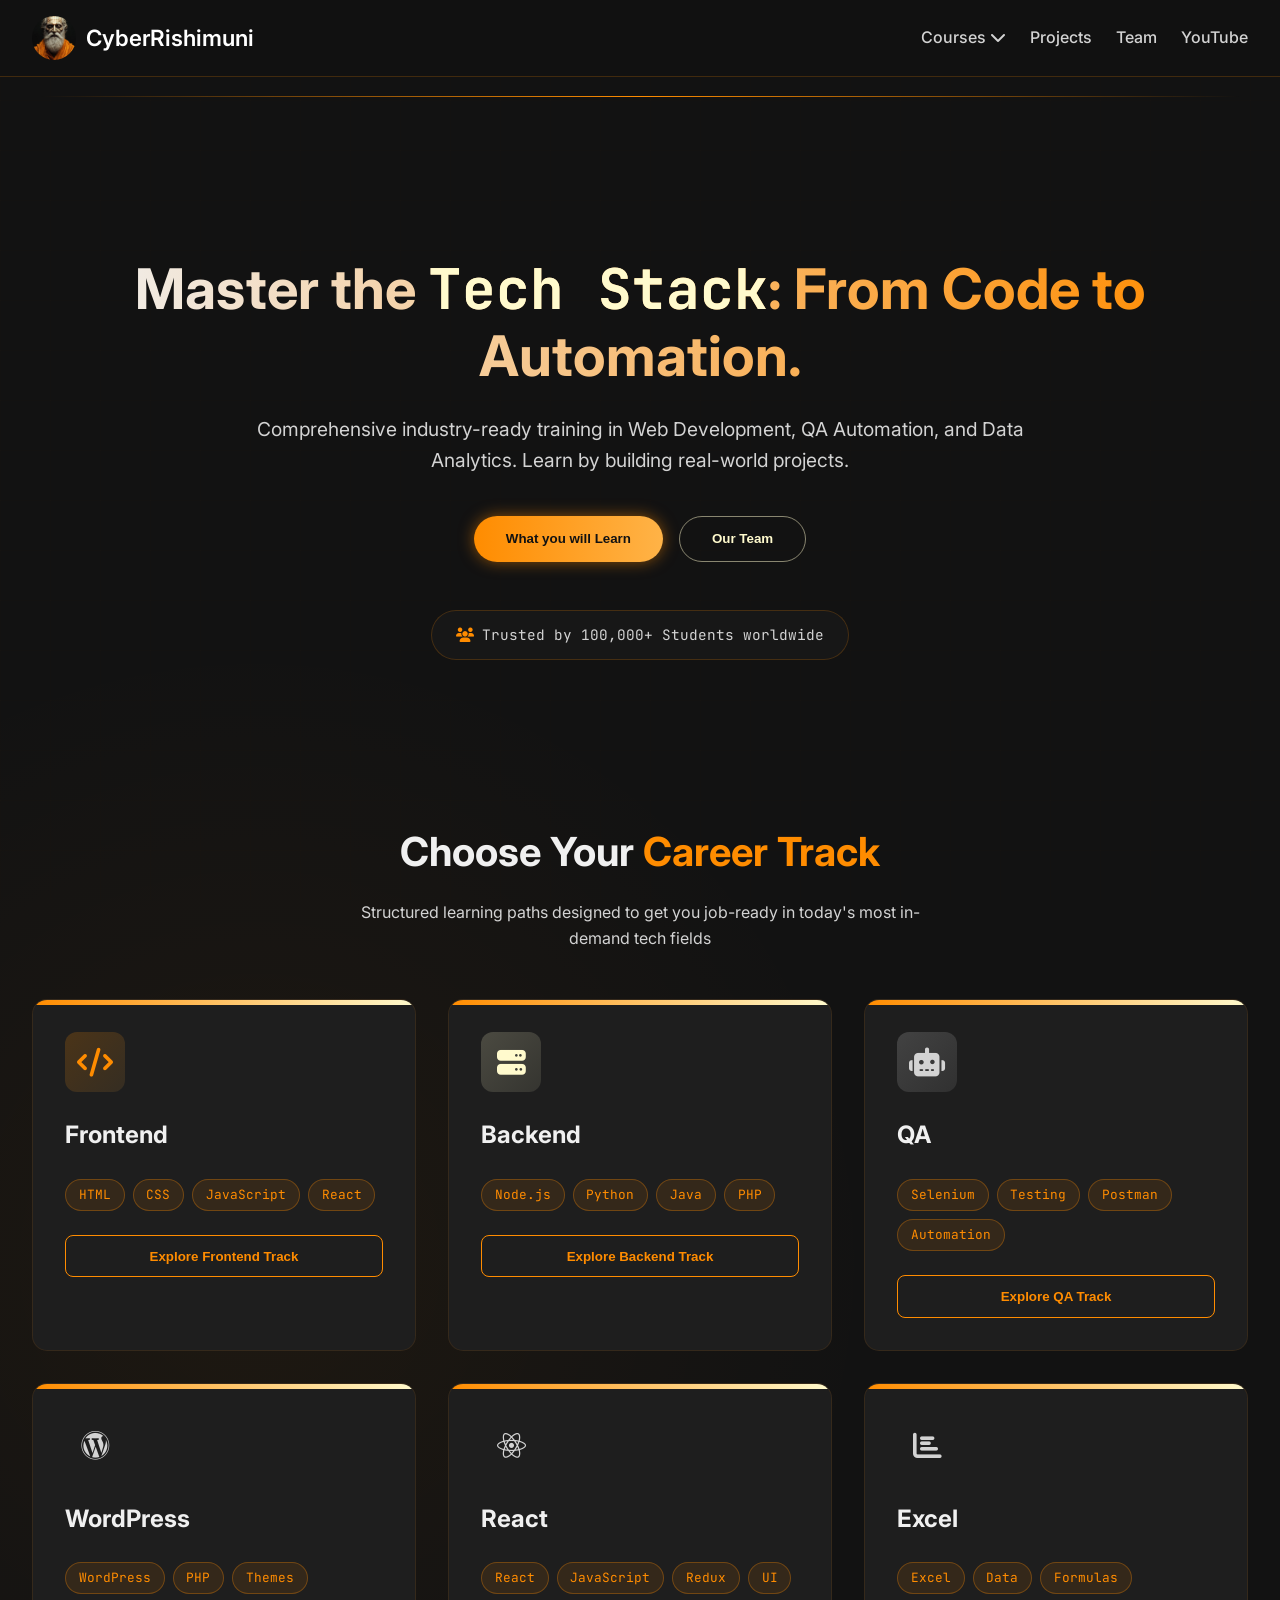
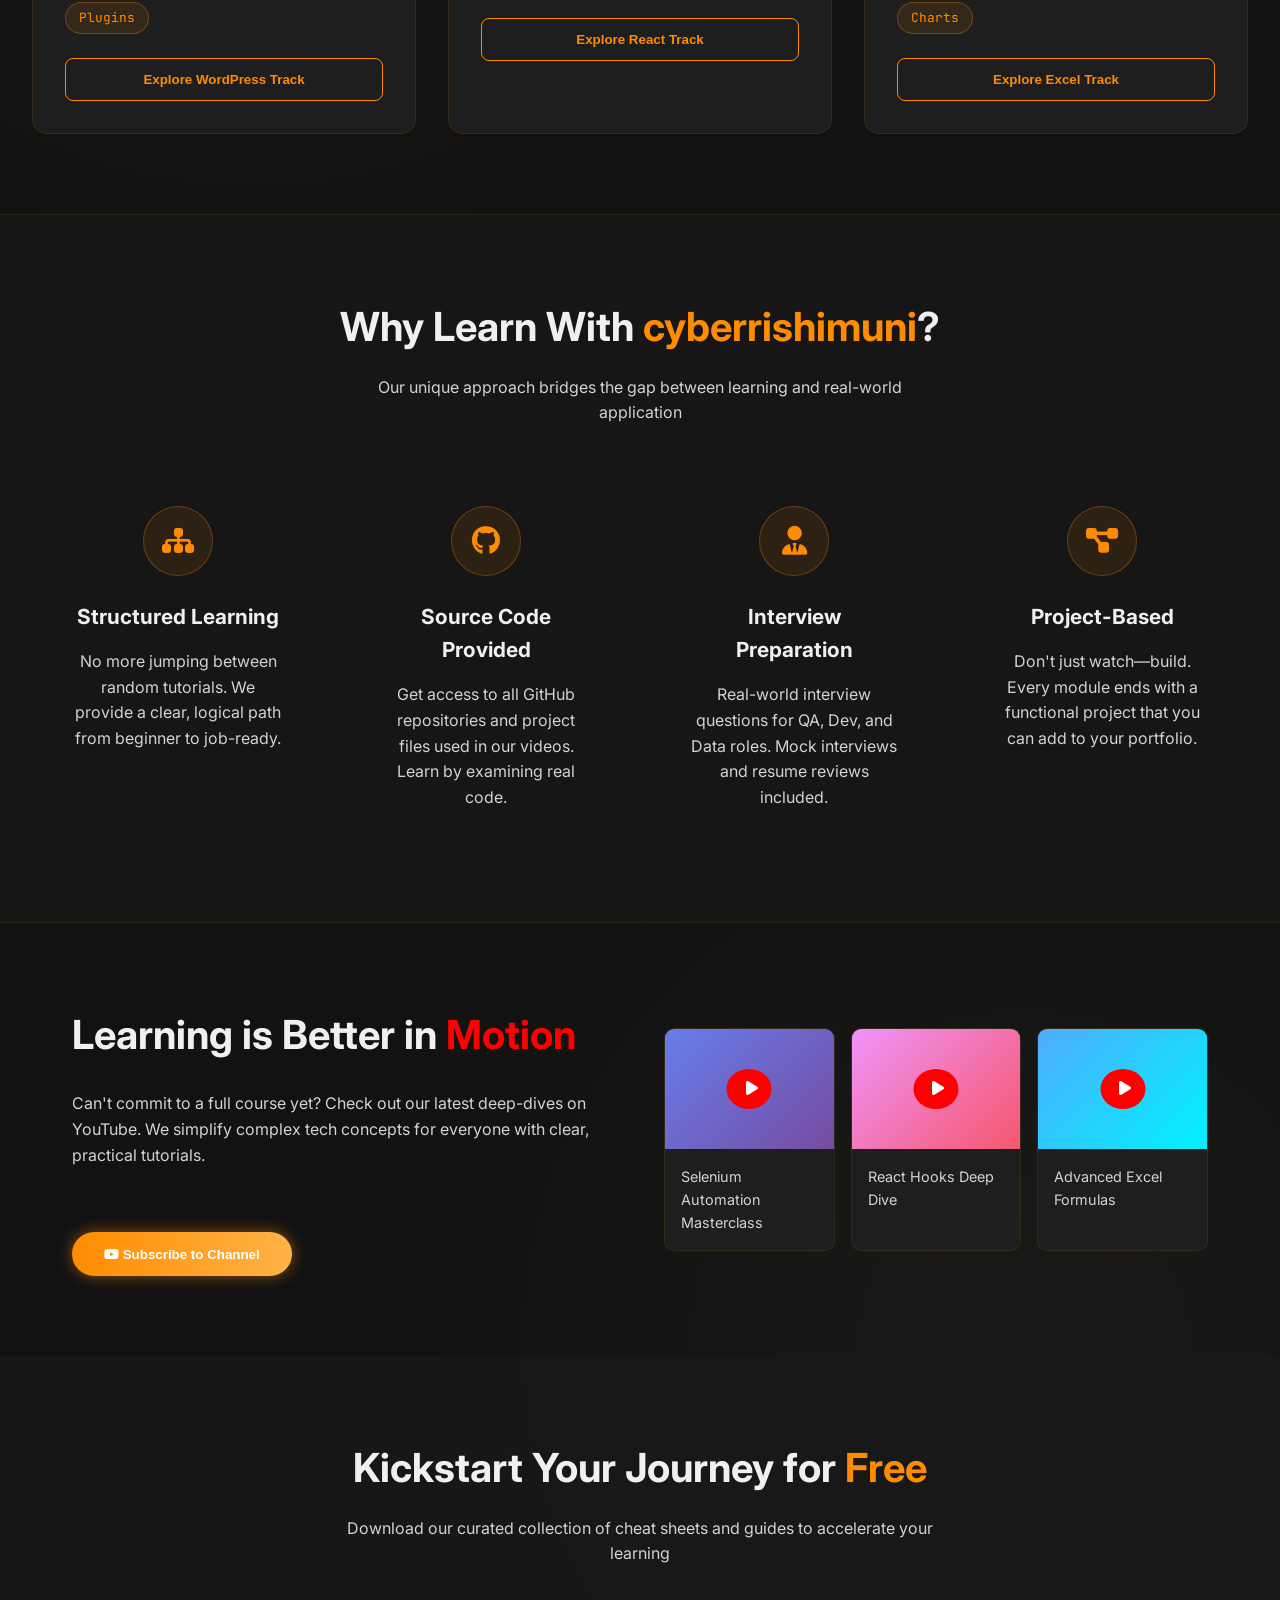
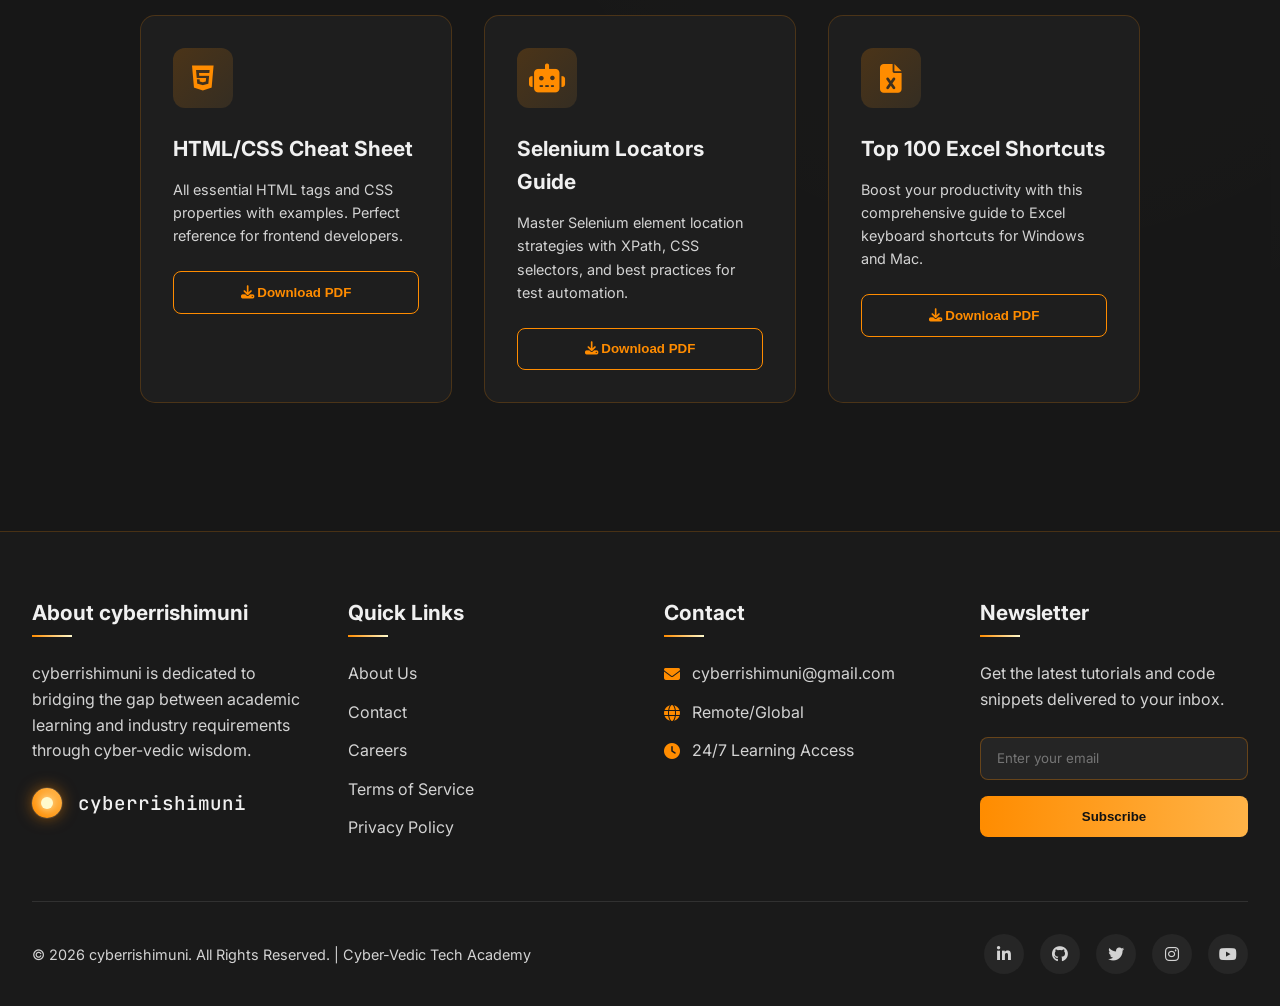
<file: index.html>
<!DOCTYPE html>
<html lang="en">
<head>
    <meta charset="UTF-8">
    <meta name="viewport" content="width=device-width, initial-scale=1.0">
    <title>cyberrishimuni | Cyber-Vedic Tech Academy</title>
    <link rel="stylesheet" href="https://cdnjs.cloudflare.com/ajax/libs/font-awesome/6.4.0/css/all.min.css">
    <link rel="preconnect" href="https://fonts.googleapis.com">
    <link rel="preconnect" href="https://fonts.gstatic.com" crossorigin>
    <link rel="stylesheet" href="style.css">
    <link href="https://fonts.googleapis.com/css2?family=Inter:wght@300;400;500;600;700&family=JetBrains+Mono:wght@300;400;500&display=swap" rel="stylesheet">
    <link rel="stylesheet" href="style.css">
</head>
<body>
    <!-- Circuit Background Pattern -->
    <div class="circuit-bg"></div>
    
    <!-- Cyber-Vedic Header -->
    <header class="cyber-header">
        <div class="header-container">
           <a href="#" class="logo"
   style="
     display:flex;
     align-items:center;
     gap:10px;
     text-decoration:none;
     font-family:Inter, sans-serif;
     font-weight:600;
     font-size:clamp(1rem, 2.5vw, 1.4rem);
     color:#fff;
   ">

    <div class="logo-iconimg"
         style="
           width:clamp(32px, 5vw, 44px);
           height:clamp(32px, 5vw, 44px);
           border-radius:50%;
           overflow:hidden;
           flex-shrink:0;
         ">
        <img src="image.jpg"
             alt="CyberRishimuni Logo"
             style="
               width:100%;
               height:100%;
               object-fit:cover;
               display:block;
             ">
    </div>

    <span style="white-space:nowrap;">CyberRishimuni</span>
</a>

            
            <button class="mobile-toggle" aria-label="Toggle Navigation"><span></span><span></span><span></span></button>
            <nav class="nav-menu">
                <ul class="nav-links">
                    <li class="dropdown">
                        <a href="#">Courses <i class="fas fa-chevron-down"></i></a>
                        <div class="dropdown-content">
                            <a href="#">Web Development</a>
                            <a href="#">Software Testing</a>
                            <a href="#">Data Analytics</a>
                        </div>
                    </li>
                    <li><a href="learn.html">Projects</a></li>
                    <li><a href="team.html">Team</a></li>
                    <li><a href="#">YouTube</a></li>
                </ul>
            </nav>
            
        </div>
        
   
    </header>
    
    <!-- Hero Section -->
    <section class="hero">
        <h1>Master the <span>Tech Stack</span>: From Code to Automation.</h1>
        <p>Comprehensive industry-ready training in Web Development, QA Automation, and Data Analytics. Learn by building real-world projects.</p>
        
<div class="hero-buttons">
    <button class="btn-primary" onclick="window.location.href='learn.html'">What you will Learn</button>
    <button class="btn-secondary" onclick="window.location.href='team.html'">Our Team</button>
</div>


        
        <div class="trust-badge">
            <i class="fas fa-users"></i>
            <span>Trusted by 100,000+ Students worldwide</span>
        </div>
    </section>
    
    <!-- Career Tracks Section -->
    <section class="career-tracks">
        <div class="section-header">
            <h2>Choose Your <span style="color: var(--saffron);">Career Track</span></h2>
            <p>Structured learning paths designed to get you job-ready in today's most in-demand tech fields</p>
        </div>
        
     <div class="tracks-container"> <div class="track-card track-1"> <div class="circuit-hover"></div> <div class="track-icon"> <i class="fas fa-code"></i> </div> <h3>Frontend</h3> <div class="tech-stack"> <span class="tech-tag">HTML</span> <span class="tech-tag">CSS</span> <span class="tech-tag">JavaScript</span> <span class="tech-tag">React</span> </div> <button class="btn-track">Explore Frontend Track</button> </div>
     <div class="track-card track-2">
    <div class="circuit-hover"></div>
    <div class="track-icon">
        <i class="fas fa-server"></i>
    </div>
    <h3>Backend</h3>
    <div class="tech-stack">
        <span class="tech-tag">Node.js</span>
        <span class="tech-tag">Python</span>
        <span class="tech-tag">Java</span>
        <span class="tech-tag">PHP</span>
    </div>
    <button class="btn-track">Explore Backend Track</button>
</div>

<div class="track-card track-3">
    <div class="circuit-hover"></div>
    <div class="track-icon">
        <i class="fas fa-robot"></i>
    </div>
    <h3>QA</h3>
    <div class="tech-stack">
        <span class="tech-tag">Selenium</span>
        <span class="tech-tag">Testing</span>
        <span class="tech-tag">Postman</span>
        <span class="tech-tag">Automation</span>
    </div>
    <button class="btn-track">Explore QA Track</button>
</div>

<div class="track-card track-4">
    <div class="circuit-hover"></div>
    <div class="track-icon">
        <i class="fab fa-wordpress"></i>
    </div>
    <h3>WordPress</h3>
    <div class="tech-stack">
        <span class="tech-tag">WordPress</span>
        <span class="tech-tag">PHP</span>
        <span class="tech-tag">Themes</span>
        <span class="tech-tag">Plugins</span>
    </div>
    <button class="btn-track">Explore WordPress Track</button>
</div>

<div class="track-card track-5">
    <div class="circuit-hover"></div>
    <div class="track-icon">
        <i class="fab fa-react"></i>
    </div>
    <h3>React</h3>
    <div class="tech-stack">
        <span class="tech-tag">React</span>
        <span class="tech-tag">JavaScript</span>
        <span class="tech-tag">Redux</span>
        <span class="tech-tag">UI</span>
    </div>
    <button class="btn-track">Explore React Track</button>
</div>

<div class="track-card track-6">
    <div class="circuit-hover"></div>
    <div class="track-icon">
        <i class="fas fa-chart-bar"></i>
    </div>
    <h3>Excel</h3>
    <div class="tech-stack">
        <span class="tech-tag">Excel</span>
        <span class="tech-tag">Data</span>
        <span class="tech-tag">Formulas</span>
        <span class="tech-tag">Charts</span>
    </div>
    <button class="btn-track">Explore Excel Track</button>
</div>
    </section>
    
    <!-- Why Learn With Us Section -->
    <section class="value-props">
        <div class="section-header">
            <h2>Why Learn With <span style="color: var(--saffron);">cyberrishimuni</span>?</h2>
            <p>Our unique approach bridges the gap between learning and real-world application</p>
        </div>
        
        <div class="props-container">
            <div class="prop-card">
                <div class="prop-icon">
                    <i class="fas fa-sitemap"></i>
                </div>
                <h3>Structured Learning</h3>
                <p>No more jumping between random tutorials. We provide a clear, logical path from beginner to job-ready.</p>
            </div>
            
            <div class="prop-card">
                <div class="prop-icon">
                    <i class="fab fa-github"></i>
                </div>
                <h3>Source Code Provided</h3>
                <p>Get access to all GitHub repositories and project files used in our videos. Learn by examining real code.</p>
            </div>
            
            <div class="prop-card">
                <div class="prop-icon">
                    <i class="fas fa-user-tie"></i>
                </div>
                <h3>Interview Preparation</h3>
                <p>Real-world interview questions for QA, Dev, and Data roles. Mock interviews and resume reviews included.</p>
            </div>
            
            <div class="prop-card">
                <div class="prop-icon">
                    <i class="fas fa-project-diagram"></i>
                </div>
                <h3>Project-Based</h3>
                <p>Don't just watch—build. Every module ends with a functional project that you can add to your portfolio.</p>
            </div>
        </div>
    </section>
    
    <!-- YouTube Integration -->
    <section class="youtube-section">
        <div class="youtube-container">
            <div class="youtube-content">
                <h2>Learning is Better in <span style="color: #FF0000;">Motion</span></h2>
                <p>Can't commit to a full course yet? Check out our latest deep-dives on YouTube. We simplify complex tech concepts for everyone with clear, practical tutorials.</p>
                <button class="btn-primary btn-youtube"><i class="fab fa-youtube"></i> Subscribe to Channel</button>
            </div>
            
            <div class="video-grid">
                <div class="video-thumb">
                    <div class="thumb-img" style="background: linear-gradient(135deg, #667eea 0%, #764ba2 100%);"></div>
                    <div class="thumb-title">Selenium Automation Masterclass</div>
                </div>
                <div class="video-thumb">
                    <div class="thumb-img" style="background: linear-gradient(135deg, #f093fb 0%, #f5576c 100%);"></div>
                    <div class="thumb-title">React Hooks Deep Dive</div>
                </div>
                <div class="video-thumb">
                    <div class="thumb-img" style="background: linear-gradient(135deg, #4facfe 0%, #00f2fe 100%);"></div>
                    <div class="thumb-title">Advanced Excel Formulas</div>
                </div>
            </div>
        </div>
    </section>
    
    <!-- Resource Library -->
    <section class="resources">
        <div class="resources-container">
            <h2>Kickstart Your Journey for <span style="color: var(--saffron);">Free</span></h2>
            <p>Download our curated collection of cheat sheets and guides to accelerate your learning</p>
            
            <div class="resource-cards">
                <div class="resource-card">
                    <div class="resource-icon">
                        <i class="fab fa-html5"></i>
                    </div>
                    <h3>HTML/CSS Cheat Sheet</h3>
                    <p>All essential HTML tags and CSS properties with examples. Perfect reference for frontend developers.</p>
                    <button class="btn-download"><i class="fas fa-download"></i> Download PDF</button>
                </div>
                
                <div class="resource-card">
                    <div class="resource-icon">
                        <i class="fas fa-robot"></i>
                    </div>
                    <h3>Selenium Locators Guide</h3>
                    <p>Master Selenium element location strategies with XPath, CSS selectors, and best practices for test automation.</p>
                    <button class="btn-download"><i class="fas fa-download"></i> Download PDF</button>
                </div>
                
                <div class="resource-card">
                    <div class="resource-icon">
                        <i class="fas fa-file-excel"></i>
                    </div>
                    <h3>Top 100 Excel Shortcuts</h3>
                    <p>Boost your productivity with this comprehensive guide to Excel keyboard shortcuts for Windows and Mac.</p>
                    <button class="btn-download"><i class="fas fa-download"></i> Download PDF</button>
                </div>
            </div>
        </div>
    </section>
    
    <!-- Footer -->
    <footer class="footer">
        <div class="footer-container">
            <div class="footer-column">
                <h3>About cyberrishimuni</h3>
                <p style="color: var(--silver-text); margin-bottom: 1.5rem;">cyberrishimuni is dedicated to bridging the gap between academic learning and industry requirements through cyber-vedic wisdom.</p>
                <div class="logo" style="font-size: 1.2rem;">
                    <div class="logo-icon" style="width: 30px; height: 30px;"></div>
                    cyberrishimuni
                </div>
            </div>
            
            <div class="footer-column">
                <h3>Quick Links</h3>
                <ul class="footer-links">
                    <li><a href="#">About Us</a></li>
                    <li><a href="#">Contact</a></li>
                    <li><a href="#">Careers</a></li>
                    <li><a href="#">Terms of Service</a></li>
                    <li><a href="#">Privacy Policy</a></li>
                </ul>
            </div>
            
            <div class="footer-column">
                <h3>Contact</h3>
                <div class="contact-info">
                    <p><i class="fas fa-envelope"></i>cyberrishimuni@gmail.com</p>
                    <p><i class="fas fa-globe"></i> Remote/Global</p>
                    <p><i class="fas fa-clock"></i> 24/7 Learning Access</p>
                </div>
            </div>
            
            <div class="footer-column">
                <h3>Newsletter</h3>
                <p style="color: var(--silver-text); margin-bottom: 1.5rem;">Get the latest tutorials and code snippets delivered to your inbox.</p>
                <div class="newsletter">
                    <input type="email" placeholder="Enter your email">
                    <button class="btn-subscribe">Subscribe</button>
                </div>
            </div>
        </div>
        
        <div class="footer-bottom">
            <div class="copyright">
                © 2026 cyberrishimuni. All Rights Reserved. | Cyber-Vedic Tech Academy
            </div>
            <div class="social-icons">
                <a href="#"><i class="fab fa-linkedin-in"></i></a>
                <a href="#"><i class="fab fa-github"></i></a>
                <a href="#"><i class="fab fa-twitter"></i></a>
                <a href="#"><i class="fab fa-instagram"></i></a>
                <a href="#"><i class="fab fa-youtube"></i></a>
            </div>
        </div>
    </footer>
    
  

    <script>
    document.addEventListener('DOMContentLoaded', function() {
        const toggle = document.querySelector('.mobile-toggle');
        const nav = document.querySelector('.nav-menu');
        if (!toggle || !nav) return;

        toggle.addEventListener('click', function() {
            nav.classList.toggle('active');
            toggle.classList.toggle('open');
        });

        nav.querySelectorAll('a').forEach(link => {
            link.addEventListener('click', function() {
                if (window.innerWidth < 900) {
                    nav.classList.remove('active');
                    toggle.classList.remove('open');
                }
            });
        });
    });
    </script>
</body>
</html>
</file>
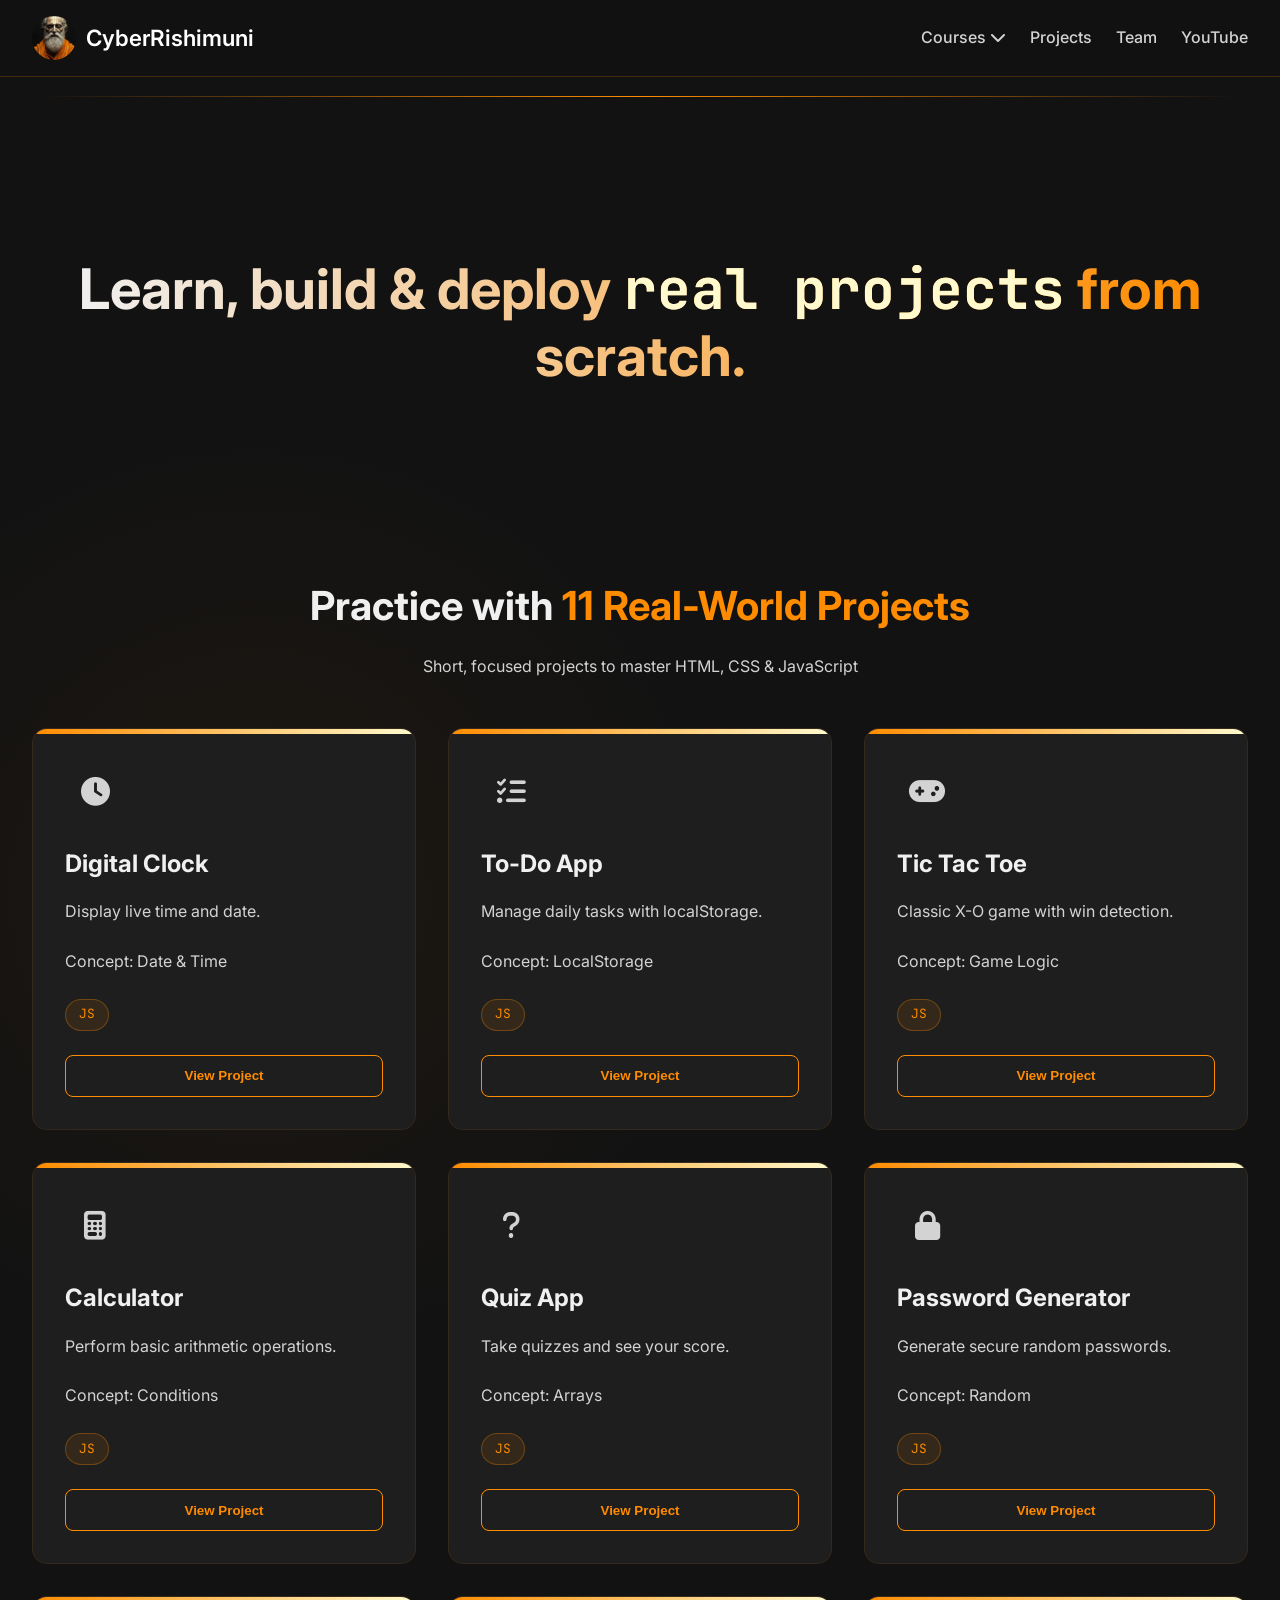
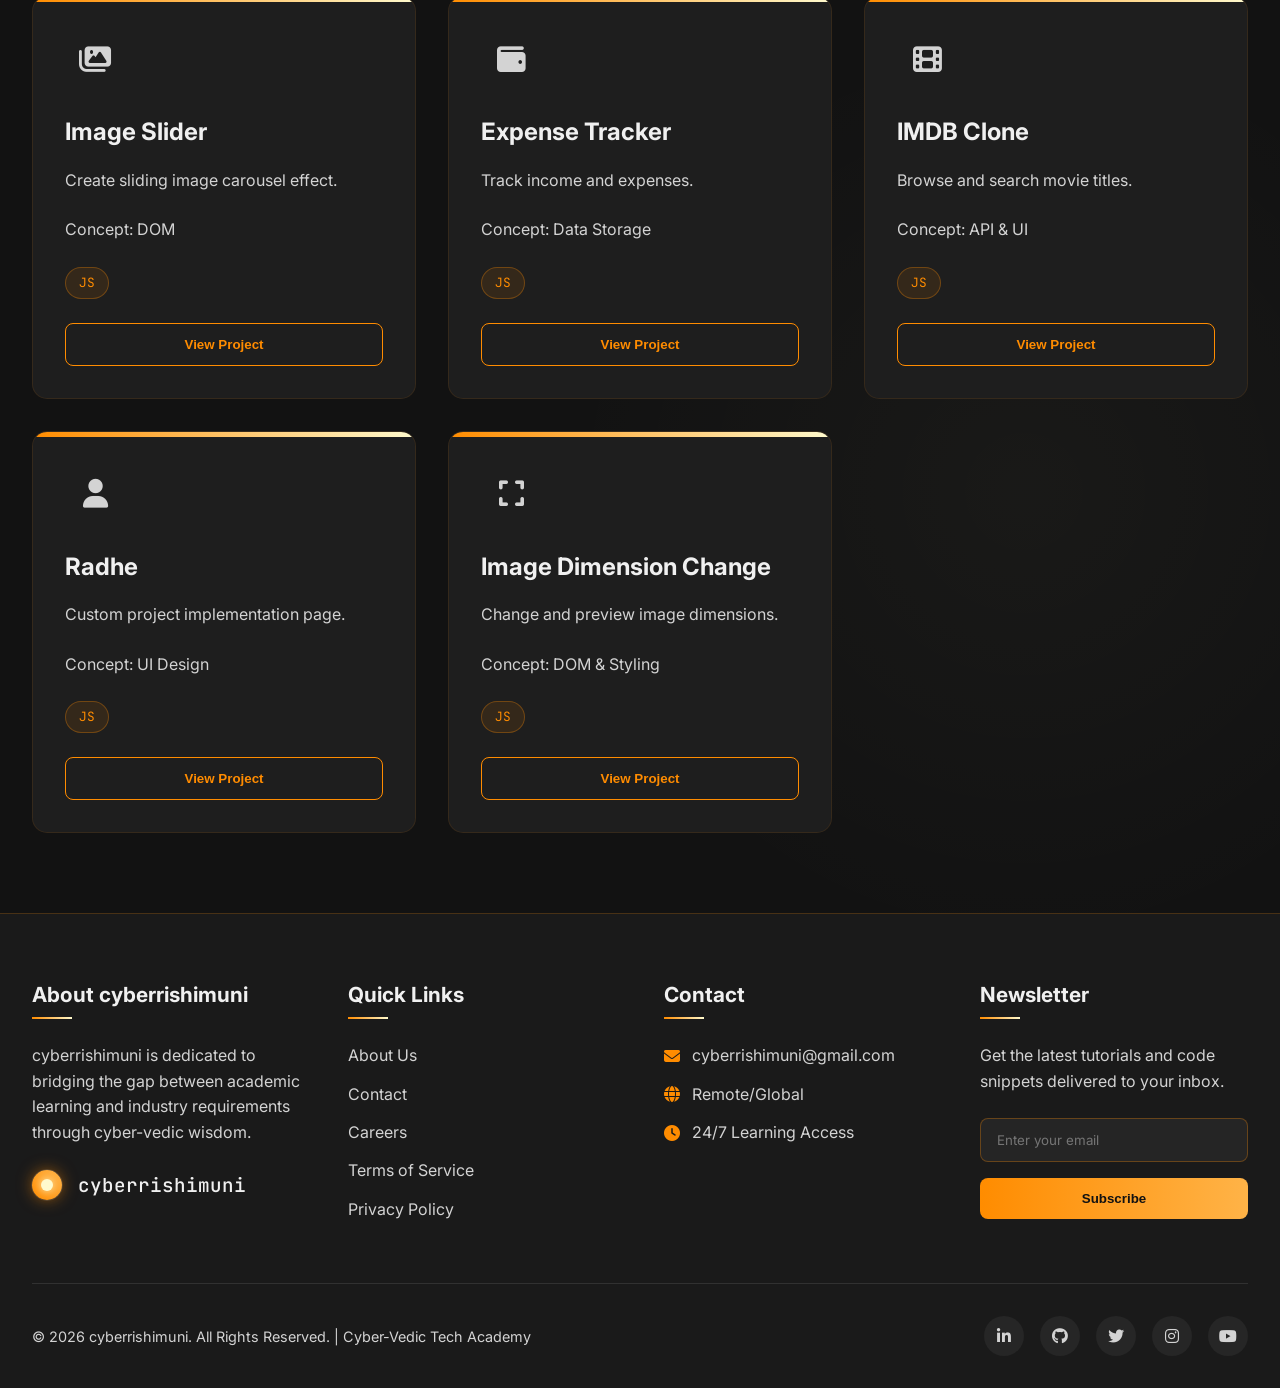
<file: learn.html>
<!DOCTYPE html>
<html lang="en">
<head>
    <meta charset="UTF-8">
    <meta name="viewport" content="width=device-width, initial-scale=1.0">
    <title>cyberrishimuni | Cyber-Vedic Tech Academy</title>
    <link rel="preconnect" href="https://fonts.gstatic.com" crossorigin>
        <link rel="stylesheet" href="https://cdnjs.cloudflare.com/ajax/libs/font-awesome/6.4.0/css/all.min.css">
    <link rel="preconnect" href="https://fonts.googleapis.com">
    <link rel="preconnect" href="https://fonts.gstatic.com" crossorigin>
    <link rel="stylesheet" href="style.css">
    <link href="https://fonts.googleapis.com/css2?family=Inter:wght@300;400;500;600;700&family=JetBrains+Mono:wght@300;400;500&display=swap" rel="stylesheet">
    <link rel="stylesheet" href="style.css">
</head>
<body>
    <!-- Circuit Background Pattern -->
    <div class="circuit-bg"></div>
    
    <!-- Cyber-Vedic Header -->
    <header class="cyber-header">
        <div class="header-container">
           <a href="#" class="logo"
   style="
     display:flex;
     align-items:center;
     gap:10px;
     text-decoration:none;
     font-family:Inter, sans-serif;
     font-weight:600;
     font-size:clamp(1rem, 2.5vw, 1.4rem);
     color:#fff;
   ">

    <div class="logo-iconimg"
         style="
           width:clamp(32px, 5vw, 44px);
           height:clamp(32px, 5vw, 44px);
           border-radius:50%;
           overflow:hidden;
           flex-shrink:0;
         ">
        <img src="image.jpg"
             alt="CyberRishimuni Logo"
             style="
               width:100%;
               height:100%;
               object-fit:cover;
               display:block;
             ">
    </div>

    <span style="white-space:nowrap;">CyberRishimuni</span>
</a>

            
            <button class="mobile-toggle" aria-label="Toggle Navigation"><span></span><span></span><span></span></button>
            <nav class="nav-menu">
                <ul class="nav-links">
                    <li class="dropdown">
                        <a href="#">Courses <i class="fas fa-chevron-down"></i></a>
                        <div class="dropdown-content">
                            <a href="#">Web Development</a>
                            <a href="#">Software Testing</a>
                            <a href="#">Data Analytics</a>
                        </div>
                    </li>
                    <li><a href="learn.html">Projects</a></li>
                    <li><a href="team.html">Team</a></li>
                    <li><a href="#">YouTube</a></li>
                </ul>
            </nav>
            
        </div>
        
   
    </header>
    
    <!-- Hero Section -->
    <section class="hero">
      <h1>Learn, build & deploy <span>real projects</span> from scratch.</h1>     
    </section>
    
<!-- Projects Section -->
<section class="career-tracks">
    <div class="section-header">
        <h2>Practice with <span style="color: var(--saffron);">11 Real-World Projects</span></h2>
        <p>Short, focused projects to master HTML, CSS & JavaScript</p>
    </div>
    <div class="tracks-container">
        <div class="track-card">
            <div class="track-icon"><i class="fas fa-clock"></i></div>
            <h3>Digital Clock</h3>
            <p class="card-desc">Display live time and date.</p>
            <p class="card-mini">Concept: Date & Time</p>
            <div class="tech-stack"><span class="tech-tag">JS</span></div>
            <a href="projects/digital_clock.html"><button class="btn-track">View Project</button></a>
        </div>
        <div class="track-card">
            <div class="track-icon"><i class="fas fa-list-check"></i></div>
            <h3>To-Do App</h3>
            <p class="card-desc">Manage daily tasks with localStorage.</p>
            <p class="card-mini">Concept: LocalStorage</p>
            <div class="tech-stack"><span class="tech-tag">JS</span></div>
            <a href="projects/to_do.html"><button class="btn-track">View Project</button></a>
        </div>
        <div class="track-card">
            <div class="track-icon"><i class="fas fa-gamepad"></i></div>
            <h3>Tic Tac Toe</h3>
            <p class="card-desc">Classic X-O game with win detection.</p>
            <p class="card-mini">Concept: Game Logic</p>
            <div class="tech-stack"><span class="tech-tag">JS</span></div>
            <a href="projects/tic_tac_toe_game.html"><button class="btn-track">View Project</button></a>
        </div>
        <div class="track-card">
            <div class="track-icon"><i class="fas fa-calculator"></i></div>
            <h3>Calculator</h3>
            <p class="card-desc">Perform basic arithmetic operations.</p>
            <p class="card-mini">Concept: Conditions</p>
            <div class="tech-stack"><span class="tech-tag">JS</span></div>
            <a href="projects/calculator.html"><button class="btn-track">View Project</button></a>
        </div>
        <div class="track-card">
            <div class="track-icon"><i class="fas fa-question"></i></div>
            <h3>Quiz App</h3>
            <p class="card-desc">Take quizzes and see your score.</p>
            <p class="card-mini">Concept: Arrays</p>
            <div class="tech-stack"><span class="tech-tag">JS</span></div>
            <a href="projects/quizgame.html"><button class="btn-track">View Project</button></a>
        </div>
        <div class="track-card">
            <div class="track-icon"><i class="fas fa-lock"></i></div>
            <h3>Password Generator</h3>
            <p class="card-desc">Generate secure random passwords.</p>
            <p class="card-mini">Concept: Random</p>
            <div class="tech-stack"><span class="tech-tag">JS</span></div>
            <a href="projects/passwordgenerator.html"><button class="btn-track">View Project</button></a>
        </div>
        <div class="track-card">
            <div class="track-icon"><i class="fas fa-images"></i></div>
            <h3>Image Slider</h3>
            <p class="card-desc">Create sliding image carousel effect.</p>
            <p class="card-mini">Concept: DOM</p>
            <div class="tech-stack"><span class="tech-tag">JS</span></div>
            <a href="projects/imgslider.html"><button class="btn-track">View Project</button></a>
        </div>
        <div class="track-card">
            <div class="track-icon"><i class="fas fa-wallet"></i></div>
            <h3>Expense Tracker</h3>
            <p class="card-desc">Track income and expenses.</p>
            <p class="card-mini">Concept: Data Storage</p>
            <div class="tech-stack"><span class="tech-tag">JS</span></div>
            <a href="projects/expensetracker.html"><button class="btn-track">View Project</button></a>
        </div>
        <div class="track-card">
            <div class="track-icon"><i class="fas fa-film"></i></div>
            <h3>IMDB Clone</h3>
            <p class="card-desc">Browse and search movie titles.</p>
            <p class="card-mini">Concept: API & UI</p>
            <div class="tech-stack"><span class="tech-tag">JS</span></div>
            <a href="projects/imdb.html"><button class="btn-track">View Project</button></a>
        </div>
        <div class="track-card">
            <div class="track-icon"><i class="fas fa-user"></i></div>
            <h3>Radhe</h3>
            <p class="card-desc">Custom project implementation page.</p>
            <p class="card-mini">Concept: UI Design</p>
            <div class="tech-stack"><span class="tech-tag">JS</span></div>
            <a href="projects/radhe.html"><button class="btn-track">View Project</button></a>
        </div>
        <div class="track-card">
            <div class="track-icon"><i class="fas fa-expand"></i></div>
            <h3>Image Dimension Change</h3>
            <p class="card-desc">Change and preview image dimensions.</p>
            <p class="card-mini">Concept: DOM & Styling</p>
            <div class="tech-stack"><span class="tech-tag">JS</span></div>
            <a href="projects/image-dimension-change.html"><button class="btn-track">View Project</button></a>
        </div>
    </div>
</section>


   
    <!-- Footer -->
    <footer class="footer">
        <div class="footer-container">
            <div class="footer-column">
                <h3>About cyberrishimuni</h3>
                <p style="color: var(--silver-text); margin-bottom: 1.5rem;">cyberrishimuni is dedicated to bridging the gap between academic learning and industry requirements through cyber-vedic wisdom.</p>
                <div class="logo" style="font-size: 1.2rem;">
                    <div class="logo-icon" style="width: 30px; height: 30px;"></div>
                    cyberrishimuni
                </div>
            </div>
            
            <div class="footer-column">
                <h3>Quick Links</h3>
                <ul class="footer-links">
                    <li><a href="#">About Us</a></li>
                    <li><a href="#">Contact</a></li>
                    <li><a href="#">Careers</a></li>
                    <li><a href="#">Terms of Service</a></li>
                    <li><a href="#">Privacy Policy</a></li>
                </ul>
            </div>
            
            <div class="footer-column">
                <h3>Contact</h3>
                <div class="contact-info">
                    <p><i class="fas fa-envelope"></i>cyberrishimuni@gmail.com</p>
                    <p><i class="fas fa-globe"></i> Remote/Global</p>
                    <p><i class="fas fa-clock"></i> 24/7 Learning Access</p>
                </div>
            </div>
            
            <div class="footer-column">
                <h3>Newsletter</h3>
                <p style="color: var(--silver-text); margin-bottom: 1.5rem;">Get the latest tutorials and code snippets delivered to your inbox.</p>
                <div class="newsletter">
                    <input type="email" placeholder="Enter your email">
                    <button class="btn-subscribe">Subscribe</button>
                </div>
            </div>
        </div>
        
        <div class="footer-bottom">
            <div class="copyright">
                © 2026 cyberrishimuni. All Rights Reserved. | Cyber-Vedic Tech Academy
            </div>
            <div class="social-icons">
                <a href="#"><i class="fab fa-linkedin-in"></i></a>
                <a href="#"><i class="fab fa-github"></i></a>
                <a href="#"><i class="fab fa-twitter"></i></a>
                <a href="#"><i class="fab fa-instagram"></i></a>
                <a href="#"><i class="fab fa-youtube"></i></a>
            </div>
        </div>
    </footer>
    
  

    <script>
    document.addEventListener('DOMContentLoaded', function() {
        const toggle = document.querySelector('.mobile-toggle');
        const nav = document.querySelector('.nav-menu');
        if (!toggle || !nav) return;

        toggle.addEventListener('click', function() {
            nav.classList.toggle('active');
            toggle.classList.toggle('open');
        });

        nav.querySelectorAll('a').forEach(link => {
            link.addEventListener('click', function() {
                if (window.innerWidth < 900) {
                    nav.classList.remove('active');
                    toggle.classList.remove('open');
                }
            });
        });
    });
    </script>
</body>
</html>
</file>
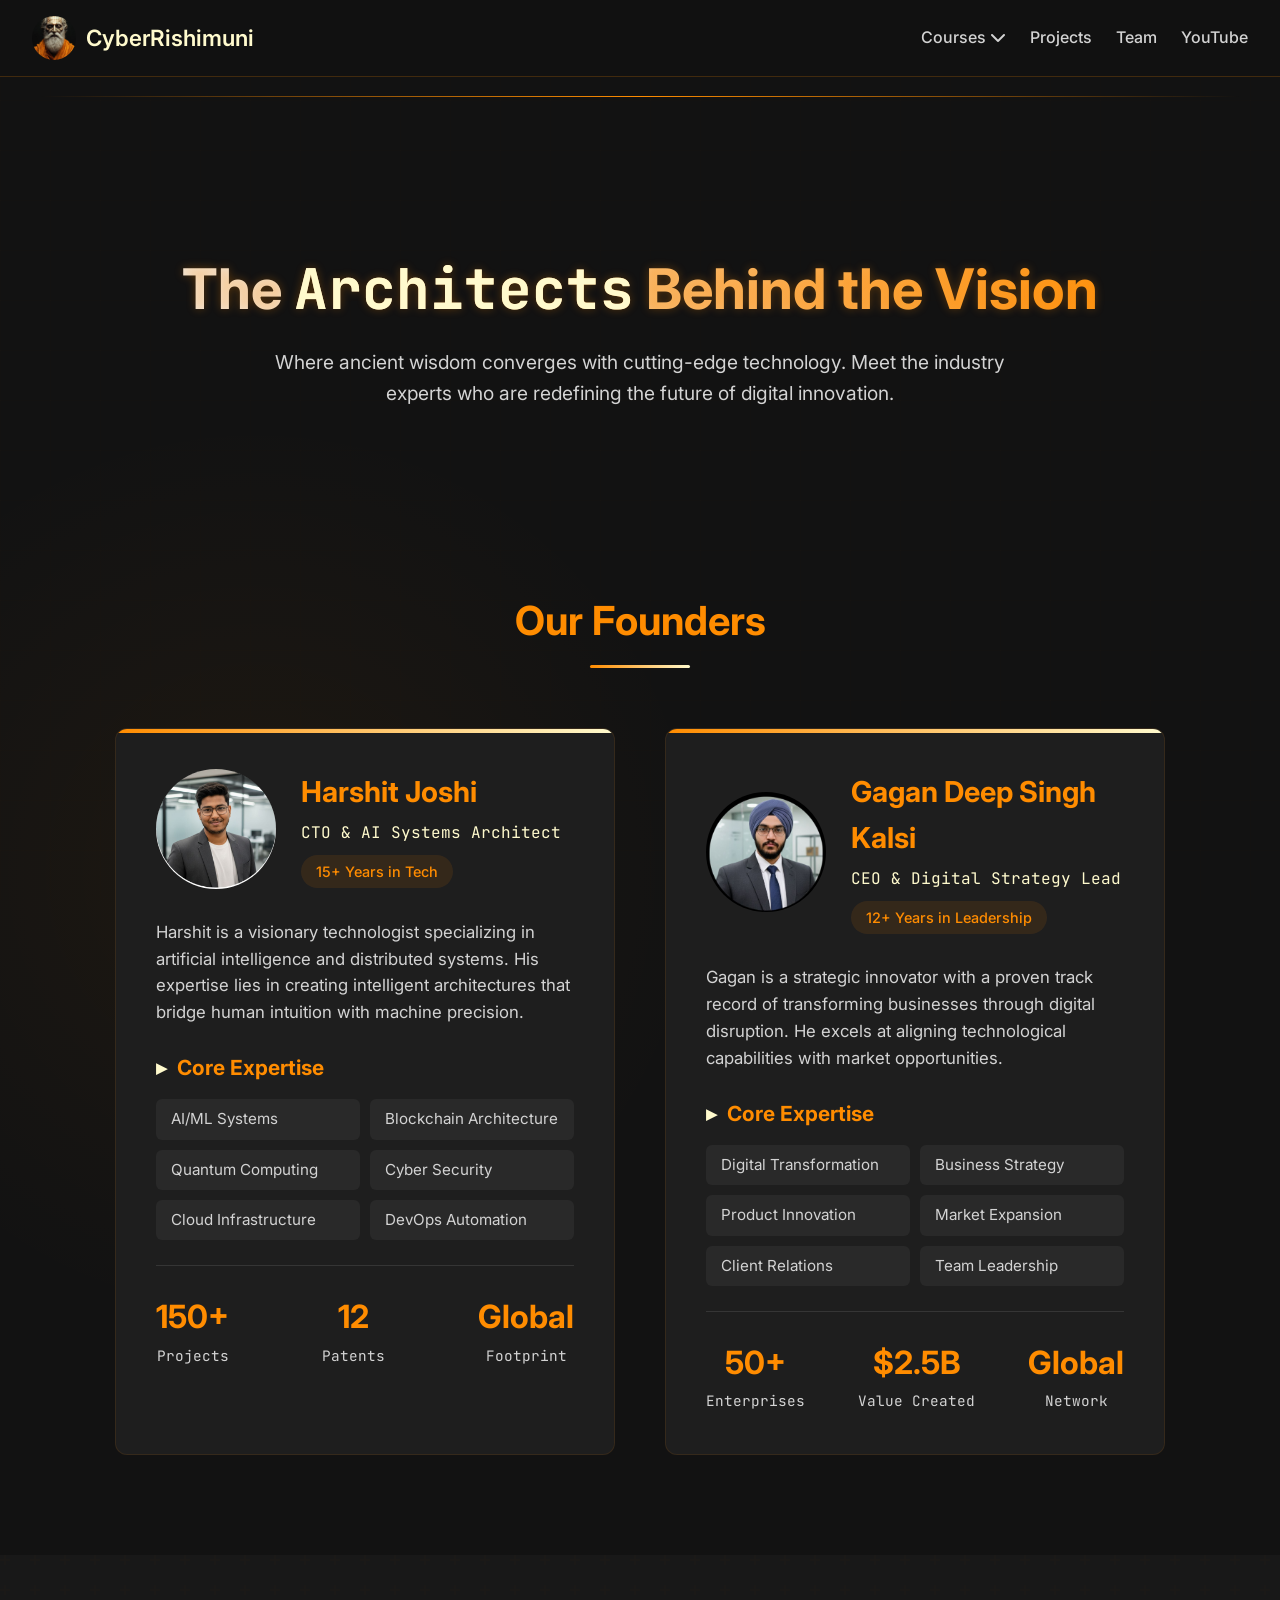
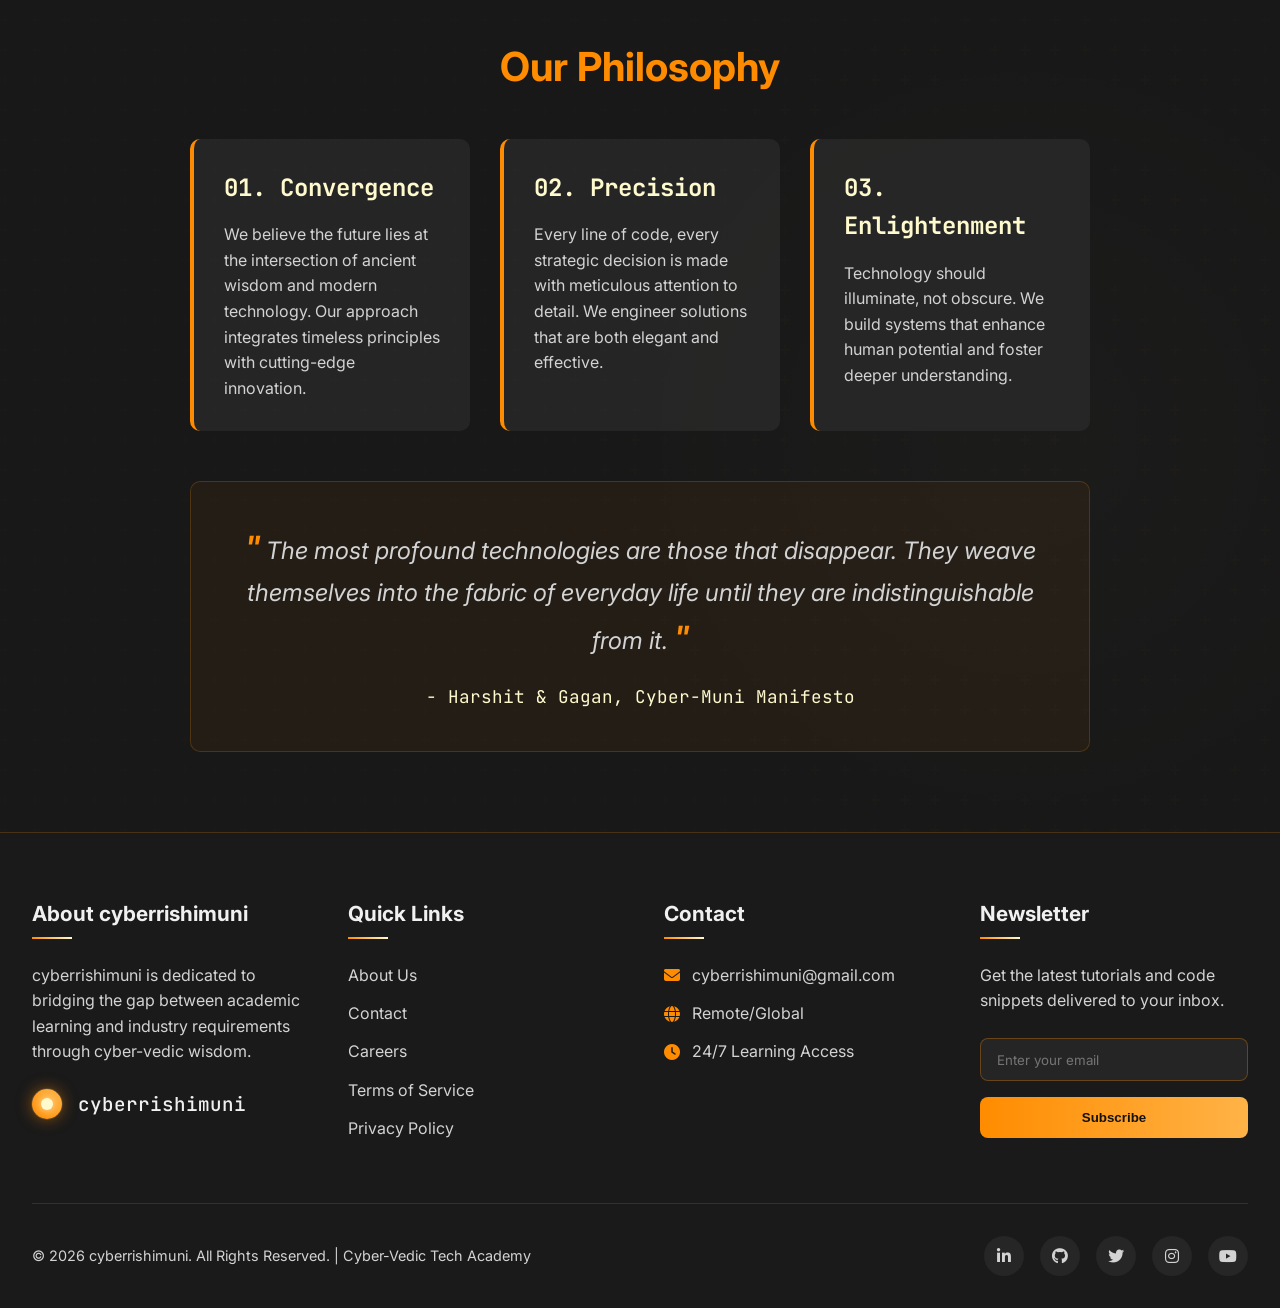
<file: team.html>
<!DOCTYPE html>
<html lang="en">
<head>
    <meta charset="UTF-8">
    <meta name="viewport" content="width=device-width, initial-scale=1.0">
    <title>About Us | Cyber-Muni</title>
    <link rel="preconnect" href="https://fonts.gstatic.com" crossorigin>
    <style>
        :root {
            --primary-accent: #FF8C00;
            --secondary-glow: #FFFACD;
            --foundation-black: #121212;
            --neutral-gray: #D3D3D3;
            --dark-charcoal: #1E1E1E;
            --card-gray: #2A2A2A;
        }

        * {
            margin: 0;
            padding: 0;
            box-sizing: border-box;
        }

        body {
            font-family: 'Inter', sans-serif;
            background-color: var(--foundation-black);
            color: var(--neutral-gray);
            line-height: 1.6;
            overflow-x: hidden;
        }

        .container {
            max-width: 1200px;
            margin: 0 auto;
            padding: 0 20px;
        }

       

        .circuit-overlay {
            position: absolute;
            top: 0;
            left: 0;
            width: 100%;
            height: 100%;
            background-image: url("data:image/svg+xml,%3Csvg width='100' height='100' viewBox='0 0 100 100' xmlns='http://www.w3.org/2000/svg'%3E%3Cpath d='M11 18c3.866 0 7-3.134 7-7s-3.134-7-7-7-7 3.134-7 7 3.134 7 7 7zm48 25c3.866 0 7-3.134 7-7s-3.134-7-7-7-7 3.134-7 7 3.134 7 7 7zm-43-7c1.657 0 3-1.343 3-3s-1.343-3-3-3-3 1.343-3 3 1.343 3 3 3zm63 31c1.657 0 3-1.343 3-3s-1.343-3-3-3-3 1.343-3 3 1.343 3 3 3zM34 90c1.657 0 3-1.343 3-3s-1.343-3-3-3-3 1.343-3 3 1.343 3 3 3zm56-76c1.657 0 3-1.343 3-3s-1.343-3-3-3-3 1.343-3 3 1.343 3 3 3zM12 86c2.21 0 4-1.79 4-4s-1.79-4-4-4-4 1.79-4 4 1.79 4 4 4zm28-65c2.21 0 4-1.79 4-4s-1.79-4-4-4-4 1.79-4 4 1.79 4 4 4zm23-11c2.76 0 5-2.24 5-5s-2.24-5-5-5-5 2.24-5 5 2.24 5 5 5zm-6 60c2.21 0 4-1.79 4-4s-1.79-4-4-4-4 1.79-4 4 1.79 4 4 4zm29 22c2.76 0 5-2.24 5-5s-2.24-5-5-5-5 2.24-5 5 2.24 5 5 5zM32 63c2.76 0 5-2.24 5-5s-2.24-5-5-5-5 2.24-5 5 2.24 5 5 5zm57-13c2.76 0 5-2.24 5-5s-2.24-5-5-5-5 2.24-5 5 2.24 5 5 5zm-9-21c1.105 0 2-.895 2-2s-.895-2-2-2-2 .895-2 2 .895 2 2 2zM60 91c1.105 0 2-.895 2-2s-.895-2-2-2-2 .895-2 2 .895 2 2 2zM35 41c1.105 0 2-.895 2-2s-.895-2-2-2-2 .895-2 2 .895 2 2 2zM12 60c1.105 0 2-.895 2-2s-.895-2-2-2-2 .895-2 2 .895 2 2 2z' fill='%23ff8c00' fill-opacity='0.05' fill-rule='evenodd'/%3E%3C/svg%3E");
            opacity: 0.3;
            pointer-events: none;
        }

        .logo {
            font-family: 'JetBrains Mono', monospace;
            font-size: 24px;
            font-weight: 600;
            color: var(--primary-accent);
            text-decoration: none;
            position: relative;
            z-index: 2;
        }

        .logo span {
            color: var(--secondary-glow);
        }

        nav {
            display: flex;
            justify-content: space-between;
            align-items: center;
            position: relative;
            z-index: 2;
        }

        .nav-links {
            display: flex;
            gap: 30px;
        }

        .nav-links a {
            color: var(--neutral-gray);
            text-decoration: none;
            font-weight: 500;
            transition: color 0.3s;
            position: relative;
        }

        .nav-links a:hover {
            color: var(--primary-accent);
        }

        .nav-links a::after {
            content: '';
            position: absolute;
            bottom: -5px;
            left: 0;
            width: 0;
            height: 2px;
            background: linear-gradient(to right, var(--primary-accent), var(--secondary-glow));
            transition: width 0.3s;
        }

        .nav-links a:hover::after {
            width: 100%;
        }

        /* Hero Section */
        .hero {
            text-align: center;
            padding: 80px 0 60px;
            position: relative;
        }

        .hero h1 {
            font-size: 3.5rem;
            margin-bottom: 20px;
            color: var(--primary-accent);
            font-weight: 700;
        }

        .hero h1 .mono {
            font-family: 'JetBrains Mono', monospace;
            color: var(--secondary-glow);
        }

        .hero p {
            font-size: 1.2rem;
            max-width: 800px;
            margin: 0 auto 40px;
            color: var(--neutral-gray);
        }

        .glow-effect {
            text-shadow: 0 0 10px rgba(255, 140, 0, 0.3);
        }

        /* Founders Section */
        .founders-section {
            padding: 60px 0 100px;
        }

        .section-title {
            text-align: center;
            margin-bottom: 60px;
            position: relative;
        }

        .section-title h2 {
            font-size: 2.5rem;
            color: var(--primary-accent);
            display: inline-block;
            position: relative;
            padding-bottom: 15px;
        }

        .section-title h2::after {
            content: '';
            position: absolute;
            bottom: 0;
            left: 50%;
            transform: translateX(-50%);
            width: 100px;
            height: 3px;
            background: linear-gradient(90deg, var(--primary-accent), var(--secondary-glow));
            border-radius: 2px;
        }

        .founders-container {
            display: flex;
            justify-content: center;
            gap: 50px;
            flex-wrap: wrap;
        }

        .founder-card {
            background: var(--dark-charcoal);
            border-radius: 12px;
            padding: 40px;
            width: 100%;
            max-width: 500px;
            position: relative;
            overflow: hidden;
            transition: transform 0.3s, box-shadow 0.3s;
            border: 1px solid rgba(255, 140, 0, 0.1);
        }

        .founder-card:hover {
            transform: translateY(-5px);
            box-shadow: 0 10px 30px rgba(255, 140, 0, 0.15);
        }

        .founder-card::before {
            content: '';
            position: absolute;
            top: 0;
            left: 0;
            width: 100%;
            height: 4px;
            background: linear-gradient(90deg, var(--primary-accent), var(--secondary-glow));
        }

        .founder-header {
            display: flex;
            align-items: center;
            margin-bottom: 30px;
        }

        .founder-avatar {
            width: 100px;
            height: 100px;
            border-radius: 50%;
            background: linear-gradient(135deg, var(--primary-accent), var(--secondary-glow));
            display: flex;
            align-items: center;
            justify-content: center;
            font-size: 2.5rem;
            font-weight: 700;
            color: var(--foundation-black);
            margin-right: 25px;
        }

        .founder-info h3 {
            font-size: 1.8rem;
            color: var(--primary-accent);
            margin-bottom: 5px;
        }

        .founder-title {
            font-family: 'JetBrains Mono', monospace;
            color: var(--secondary-glow);
            font-size: 1rem;
            margin-bottom: 10px;
        }

        .founder-tag {
            display: inline-block;
            background: rgba(255, 140, 0, 0.1);
            color: var(--primary-accent);
            padding: 5px 15px;
            border-radius: 20px;
            font-size: 0.9rem;
            font-weight: 500;
        }

        .founder-bio {
            margin-bottom: 25px;
            font-size: 1.05rem;
        }

        .expertise-section h4 {
            color: var(--primary-accent);
            margin-bottom: 15px;
            font-size: 1.3rem;
            display: flex;
            align-items: center;
        }

        .expertise-section h4::before {
            content: '▸';
            margin-right: 10px;
            color: var(--secondary-glow);
        }

        .expertise-list {
            list-style-type: none;
            display: grid;
            grid-template-columns: repeat(2, 1fr);
            gap: 10px;
            margin-bottom: 25px;
        }

        .expertise-list li {
            padding: 8px 15px;
            background: rgba(255, 255, 255, 0.05);
            border-radius: 6px;
            font-size: 0.95rem;
            transition: background 0.3s;
        }

        .expertise-list li:hover {
            background: rgba(255, 140, 0, 0.1);
        }

        .stats {
            display: flex;
            justify-content: space-between;
            margin-top: 25px;
            padding-top: 25px;
            border-top: 1px solid rgba(255, 255, 255, 0.1);
        }

        .stat-item {
            text-align: center;
        }

        .stat-number {
            font-size: 2rem;
            font-weight: 700;
            color: var(--primary-accent);
            display: block;
        }

        .stat-label {
            font-size: 0.9rem;
            color: var(--neutral-gray);
            font-family: 'JetBrains Mono', monospace;
        }

        /* Philosophy Section */
        .philosophy-section {
            padding: 80px 0;
            background: rgba(30, 30, 30, 0.5);
            position: relative;
        }

        .philosophy-section::before {
            content: '';
            position: absolute;
            top: 0;
            left: 0;
            width: 100%;
            height: 100%;
            background-image: url("data:image/svg+xml,%3Csvg width='60' height='60' viewBox='0 0 60 60' xmlns='http://www.w3.org/2000/svg'%3E%3Cg fill='none' fill-rule='evenodd'%3E%3Cg fill='%23ff8c00' fill-opacity='0.03'%3E%3Cpath d='M36 34v-4h-2v4h-4v2h4v4h2v-4h4v-2h-4zm0-30V0h-2v4h-4v2h4v4h2V6h4V4h-4zM6 34v-4H4v4H0v2h4v4h2v-4h4v-2H6zM6 4V0H4v4H0v2h4v4h2V6h4V4H6z'/%3E%3C/g%3E%3C/g%3E%3C/svg%3E");
            opacity: 0.5;
        }

        .philosophy-content {
            max-width: 900px;
            margin: 0 auto;
            position: relative;
            z-index: 2;
        }

        .philosophy-title {
            text-align: center;
            color: var(--primary-accent);
            font-size: 2.5rem;
            margin-bottom: 40px;
        }

        .philosophy-grid {
            display: grid;
            grid-template-columns: repeat(3, 1fr);
            gap: 30px;
            margin-bottom: 50px;
        }

        .philosophy-card {
            background: rgba(42, 42, 42, 0.8);
            padding: 30px;
            border-radius: 10px;
            border-left: 4px solid var(--primary-accent);
            transition: transform 0.3s;
        }

        .philosophy-card:hover {
            transform: translateY(-5px);
        }

        .philosophy-card h3 {
            color: var(--secondary-glow);
            font-size: 1.5rem;
            margin-bottom: 15px;
            font-family: 'JetBrains Mono', monospace;
        }

        .quote-container {
            background: rgba(255, 140, 0, 0.05);
            padding: 40px;
            border-radius: 10px;
            text-align: center;
            border: 1px solid rgba(255, 140, 0, 0.2);
        }

        .quote {
            font-size: 1.5rem;
            color: var(--neutral-gray);
            font-style: italic;
            margin-bottom: 20px;
            position: relative;
        }

        .quote::before, .quote::after {
            content: '"';
            color: var(--primary-accent);
            font-size: 2rem;
            font-weight: bold;
        }

        .quote-author {
            color: var(--secondary-glow);
            font-family: 'JetBrains Mono', monospace;
            font-size: 1.1rem;
        }


        /* Responsive Design */
        @media (max-width: 992px) {
            .founders-container {
                flex-direction: column;
                align-items: center;
            }
            
            .philosophy-grid {
                grid-template-columns: repeat(2, 1fr);
            }
            
            .hero h1 {
                font-size: 2.8rem;
            }
        }

        @media (max-width: 768px) {
            .nav-links {
                gap: 15px;
            }
            
            .founder-header {
                flex-direction: column;
                text-align: center;
            }
            
            .founder-avatar {
                margin-right: 0;
                margin-bottom: 20px;
            }
            
            .expertise-list {
                grid-template-columns: 1fr;
            }
            
            .philosophy-grid {
                grid-template-columns: 1fr;
            }
            
         
            
            .hero h1 {
                font-size: 2.2rem;
            }
        }

        @media (max-width: 576px) {
            .nav-links {
                display: none;
            }
            
            .hero {
                padding: 50px 0 30px;
            }
            
            .founder-card {
                padding: 25px;
            }
            
            .stats {
                flex-direction: column;
                gap: 20px;
            }
        }
    </style>
           <link rel="stylesheet" href="https://cdnjs.cloudflare.com/ajax/libs/font-awesome/6.4.0/css/all.min.css">
    <link rel="preconnect" href="https://fonts.googleapis.com">
    <link rel="preconnect" href="https://fonts.gstatic.com" crossorigin>
    <link rel="stylesheet" href="style.css">
    <link href="https://fonts.googleapis.com/css2?family=Inter:wght@300;400;500;600;700&family=JetBrains+Mono:wght@300;400;500&display=swap" rel="stylesheet">
    <link rel="stylesheet" href="style.css">
</head>
<body>
      <!-- Circuit Background Pattern -->
    <div class="circuit-bg"></div>
    
    <!-- Cyber-Vedic Header -->
    <header class="cyber-header">
        <div class="header-container">
           <a href="#" class="logo"
   style="
     display:flex;
     align-items:center;
     gap:10px;
     text-decoration:none;
     font-family:Inter, sans-serif;
     font-weight:600;
     font-size:clamp(1rem, 2.5vw, 1.4rem);
     color:#fff;
   ">

    <div class="logo-iconimg"
         style="
           width:clamp(32px, 5vw, 44px);
           height:clamp(32px, 5vw, 44px);
           border-radius:50%;
           overflow:hidden;
           flex-shrink:0;
         ">
        <img src="image.jpg"
             alt="CyberRishimuni Logo"
             style="
               width:100%;
               height:100%;
               object-fit:cover;
               display:block;
             ">
    </div>

    <span style="white-space:nowrap;">CyberRishimuni</span>
</a>

            
            <button class="mobile-toggle" aria-label="Toggle Navigation"><span></span><span></span><span></span></button>
            <nav class="nav-menu">
                <ul class="nav-links">
                    <li class="dropdown">
                        <a href="#">Courses <i class="fas fa-chevron-down"></i></a>
                        <div class="dropdown-content">
                            <a href="#">Web Development</a>
                            <a href="#">Software Testing</a>
                            <a href="#">Data Analytics</a>
                        </div>
                    </li>
                    <li><a href="learn.html">Projects</a></li>
                    <li><a href="team.html">Team</a></li>
                    <li><a href="#">YouTube</a></li>
                </ul>
            </nav>
            
        </div>
        
   
    </header>
    
  

    <!-- Hero Section -->
    <section class="hero">
        <div class="container">
            <h1 class="glow-effect">The <span class="mono">Architects</span> Behind the Vision</h1>
            <p>Where ancient wisdom converges with cutting-edge technology. Meet the industry experts who are redefining the future of digital innovation.</p>
        </div>
    </section>

    <!-- Founders Section -->
    <section class="founders-section">
        <div class="container">
            <div class="section-title">
                <h2>Our Founders</h2>
            </div>
            
            <div class="founders-container">
                <!-- Founder 1: Harshit -->
                <div class="founder-card">
                    <div class="founder-header">
                         <div class="founder-avatar"
     style="
       width:clamp(60px, 10vw, 120px);
       height:clamp(60px, 10vw, 120px);
       border-radius:50%;
       overflow:hidden;
       
       flex-shrink:0;
     ">
    <img src="h.jpg"
         alt="Founder Photo"
         style="
           width:100%;
           height:100%;
           object-fit:cover;
           display:block;
         ">
</div>
                        <div class="founder-info">
                            <h3>Harshit Joshi</h3>
                            <div class="founder-title">CTO & AI Systems Architect</div>
                            <div class="founder-tag">15+ Years in Tech</div>
                        </div>
                    </div>
                    
                    <div class="founder-bio">
                        Harshit is a visionary technologist specializing in artificial intelligence and distributed systems. His expertise lies in creating intelligent architectures that bridge human intuition with machine precision.
                    </div>
                    
                    <div class="expertise-section">
                        <h4>Core Expertise</h4>
                        <ul class="expertise-list">
                            <li>AI/ML Systems</li>
                            <li>Blockchain Architecture</li>
                            <li>Quantum Computing</li>
                            <li>Cyber Security</li>
                            <li>Cloud Infrastructure</li>
                            <li>DevOps Automation</li>
                        </ul>
                    </div>
                    
                    <div class="stats">
                        <div class="stat-item">
                            <span class="stat-number">150+</span>
                            <span class="stat-label">Projects</span>
                        </div>
                        <div class="stat-item">
                            <span class="stat-number">12</span>
                            <span class="stat-label">Patents</span>
                        </div>
                        <div class="stat-item">
                            <span class="stat-number">Global</span>
                            <span class="stat-label">Footprint</span>
                        </div>
                    </div>
                </div>
                
                <!-- Founder 2: Gagan -->
                <div class="founder-card">
                    <div class="founder-header">
                       <div class="founder-avatar"
     style="
       width:clamp(60px, 10vw, 120px);
       height:clamp(60px, 10vw, 120px);
       border-radius:50%;
       overflow:hidden;
       
       flex-shrink:0;
     ">
    <img src="gagan.jpg"
         alt="Founder Photo"
         style="
           width:100%;
           height:100%;
           object-fit:cover;
           display:block;
         ">
</div>

                        <div class="founder-info">
                            <h3>Gagan Deep Singh Kalsi  </h3>
                            <div class="founder-title">CEO & Digital Strategy Lead</div>
                            <div class="founder-tag">12+ Years in Leadership</div>
                        </div>
                    </div>
                    
                    <div class="founder-bio">
                        Gagan is a strategic innovator with a proven track record of transforming businesses through digital disruption. He excels at aligning technological capabilities with market opportunities.
                    </div>
                    
                    <div class="expertise-section">
                        <h4>Core Expertise</h4>
                        <ul class="expertise-list">
                            <li>Digital Transformation</li>
                            <li>Business Strategy</li>
                            <li>Product Innovation</li>
                            <li>Market Expansion</li>
                            <li>Client Relations</li>
                            <li>Team Leadership</li>
                        </ul>
                    </div>
                    
                    <div class="stats">
                        <div class="stat-item">
                            <span class="stat-number">50+</span>
                            <span class="stat-label">Enterprises</span>
                        </div>
                        <div class="stat-item">
                            <span class="stat-number">$2.5B</span>
                            <span class="stat-label">Value Created</span>
                        </div>
                        <div class="stat-item">
                            <span class="stat-number">Global</span>
                            <span class="stat-label">Network</span>
                        </div>
                    </div>
                </div>
            </div>
        </div>
    </section>

    <!-- Philosophy Section -->
    <section class="philosophy-section">
        <div class="container">
            <div class="philosophy-content">
                <h2 class="philosophy-title">Our Philosophy</h2>
                
                <div class="philosophy-grid">
                    <div class="philosophy-card">
                        <h3>01. Convergence</h3>
                        <p>We believe the future lies at the intersection of ancient wisdom and modern technology. Our approach integrates timeless principles with cutting-edge innovation.</p>
                    </div>
                    
                    <div class="philosophy-card">
                        <h3>02. Precision</h3>
                        <p>Every line of code, every strategic decision is made with meticulous attention to detail. We engineer solutions that are both elegant and effective.</p>
                    </div>
                    
                    <div class="philosophy-card">
                        <h3>03. Enlightenment</h3>
                        <p>Technology should illuminate, not obscure. We build systems that enhance human potential and foster deeper understanding.</p>
                    </div>
                </div>
                
                <div class="quote-container">
                    <div class="quote">
                        The most profound technologies are those that disappear. They weave themselves into the fabric of everyday life until they are indistinguishable from it.
                    </div>
                    <div class="quote-author">- Harshit & Gagan, Cyber-Muni Manifesto</div>
                </div>
            </div>
        </div>
    </section>

      <!-- Footer -->
    <footer class="footer">
        <div class="footer-container">
            <div class="footer-column">
                <h3>About cyberrishimuni</h3>
                <p style="color: var(--silver-text); margin-bottom: 1.5rem;">cyberrishimuni is dedicated to bridging the gap between academic learning and industry requirements through cyber-vedic wisdom.</p>
                <div class="logo" style="font-size: 1.2rem;">
                    <div class="logo-icon" style="width: 30px; height: 30px;"></div>
                    cyberrishimuni
                </div>
            </div>
            
            <div class="footer-column">
                <h3>Quick Links</h3>
                <ul class="footer-links">
                    <li><a href="#">About Us</a></li>
                    <li><a href="#">Contact</a></li>
                    <li><a href="#">Careers</a></li>
                    <li><a href="#">Terms of Service</a></li>
                    <li><a href="#">Privacy Policy</a></li>
                </ul>
            </div>
            
            <div class="footer-column">
                <h3>Contact</h3>
                <div class="contact-info">
                    <p><i class="fas fa-envelope"></i>cyberrishimuni@gmail.com</p>
                    <p><i class="fas fa-globe"></i> Remote/Global</p>
                    <p><i class="fas fa-clock"></i> 24/7 Learning Access</p>
                </div>
            </div>
            
            <div class="footer-column">
                <h3>Newsletter</h3>
                <p style="color: var(--silver-text); margin-bottom: 1.5rem;">Get the latest tutorials and code snippets delivered to your inbox.</p>
                <div class="newsletter">
                    <input type="email" placeholder="Enter your email">
                    <button class="btn-subscribe">Subscribe</button>
                </div>
            </div>
        </div>
        
        <div class="footer-bottom">
            <div class="copyright">
                © 2026 cyberrishimuni. All Rights Reserved. | Cyber-Vedic Tech Academy
            </div>
            <div class="social-icons">
                <a href="#"><i class="fab fa-linkedin-in"></i></a>
                <a href="#"><i class="fab fa-github"></i></a>
                <a href="#"><i class="fab fa-twitter"></i></a>
                <a href="#"><i class="fab fa-instagram"></i></a>
                <a href="#"><i class="fab fa-youtube"></i></a>
            </div>
        </div>
    </footer>

    

    <script>
    document.addEventListener('DOMContentLoaded', function() {
        const toggle = document.querySelector('.mobile-toggle');
        const nav = document.querySelector('.nav-menu');
        if (!toggle || !nav) return;

        toggle.addEventListener('click', function() {
            nav.classList.toggle('active');
            toggle.classList.toggle('open');
        });

        nav.querySelectorAll('a').forEach(link => {
            link.addEventListener('click', function() {
                if (window.innerWidth < 900) {
                    nav.classList.remove('active');
                    toggle.classList.remove('open');
                }
            });
        });
    });
    </script>
</body>
</html>
</file>
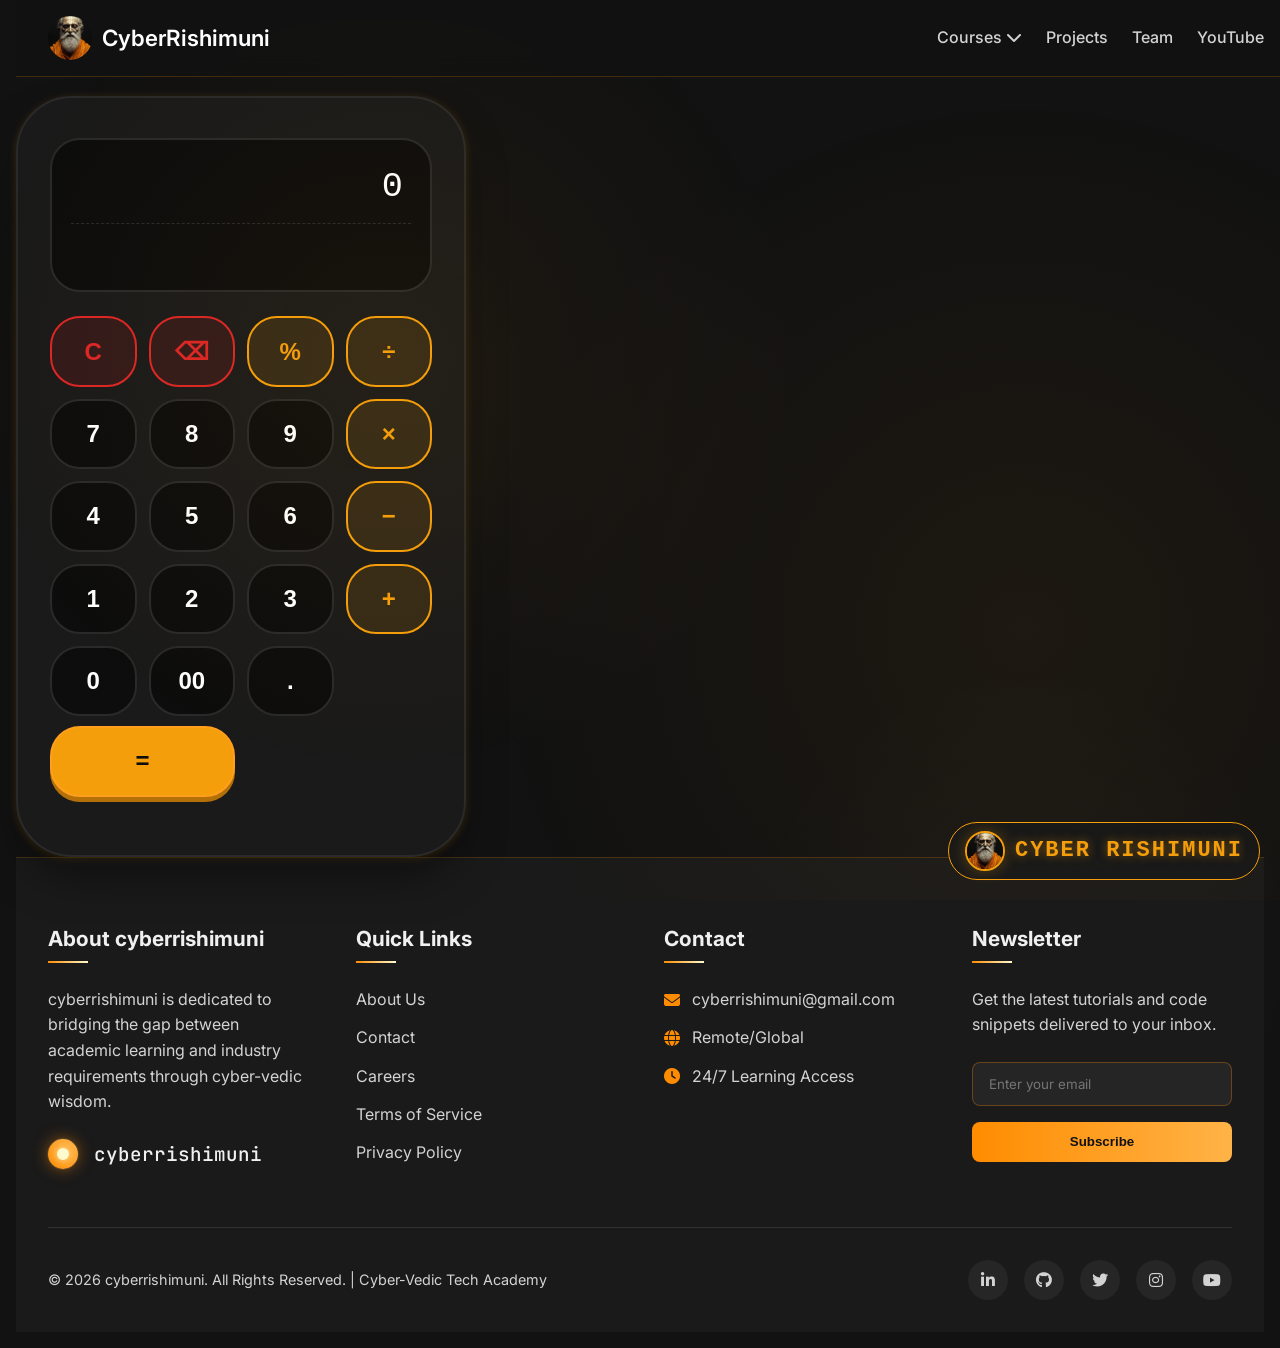
<file: projects/calculator.html>
<!DOCTYPE html>
<html lang="en">
<head>
    <meta charset="UTF-8">
    <meta name="viewport" content="width=device-width, initial-scale=1.0">
    <title>Calculator · Hindi Twist · Cyber Rishimuni</title>
    <style>
        * {
            margin: 0;
            padding: 0;
            box-sizing: border-box;
            user-select: none;
        }

        body {
            min-height: 100vh;
            background: #0D0D0D;
            background: linear-gradient(145deg, #0D0D0D 0%, #121212 100%);
            font-family: 'Segoe UI', 'Arial', system-ui, sans-serif;
            display: flex;
            align-items: center;
            justify-content: center;
            margin: 0;
            padding: 16px;
            position: relative;
            overflow-x: hidden;
        }

        /* main card – dark theme */
        .calculator-card {
            background: #1A1A1A;
            backdrop-filter: blur(10px);
            -webkit-backdrop-filter: blur(10px);
            border-radius: 56px;
            box-shadow: 0 25px 45px -10px rgba(0, 0, 0, 0.5),
                        0 2px 8px rgba(245, 158, 11, 0.2);
            padding: 2.5rem 2rem;
            text-align: center;
            border: 2px solid #2A2A2A;
            transition: box-shadow 0.3s, border-color 0.3s;
            max-width: 450px;
            width: 100%;
        }

        .calculator-card:hover {
            box-shadow: 0 30px 55px -8px rgba(245, 158, 11, 0.15);
            border-color: #F59E0B;
        }

        /* header */
        .calc-header {
            font-size: 2.2rem;
            font-weight: 800;
            color: #F59E0B;
            text-shadow: 0 0 20px rgba(245, 158, 11, 0.3);
            letter-spacing: 4px;
            margin-bottom: 0.3rem;
            font-family: 'Courier New', monospace;
        }

        .calc-sub {
            font-size: 0.9rem;
            color: #A0A0A0;
            margin-bottom: 1.5rem;
            letter-spacing: 2px;
            border-bottom: 1px solid #2A2A2A;
            padding-bottom: 0.8rem;
        }

        .magic-badge {
            background: #F59E0B20;
            border: 1px solid #F59E0B;
            border-radius: 30px;
            padding: 0.2rem 1rem;
            display: inline-block;
            margin-bottom: 1rem;
            color: #F59E0B;
            font-size: 0.8rem;
            letter-spacing: 2px;
        }

        /* display section */
        .display-section {
            background: #0D0D0D;
            border: 2px solid #2A2A2A;
            border-radius: 30px;
            padding: 1.2rem;
            margin-bottom: 1.5rem;
            transition: all 0.3s ease;
        }

        .display-section:hover {
            border-color: #F59E0B;
            box-shadow: 0 0 20px rgba(245, 158, 11, 0.2);
        }

        #calcDisplay {
            width: 100%;
            background: none;
            border: none;
            color: #FFFFFF;
            font-size: 2.2rem;
            text-align: right;
            font-family: 'Courier New', monospace;
            outline: none;
            padding: 0.5rem;
        }

        #hindiDisplay {
            color: #F59E0B;
            font-size: 1.3rem;
            text-align: right;
            font-family: 'Nirmala UI', 'Kohinoor Devanagari', sans-serif;
            padding: 0.5rem;
            min-height: 3rem;
            border-top: 1px dashed #2A2A2A;
            margin-top: 0.5rem;
            word-break: break-word;
            letter-spacing: 1px;
            animation: glowIn 0.5s ease;
        }

        @keyframes glowIn {
            from {
                opacity: 0;
                transform: translateY(-10px);
            }
            to {
                opacity: 1;
                transform: translateY(0);
            }
        }

        /* button grid */
        .button-grid {
            display: grid;
            grid-template-columns: repeat(4, 1fr);
            gap: 12px;
            margin-bottom: 1rem;
        }

        .calc-btn {
            background: #0D0D0D;
            border: 2px solid #2A2A2A;
            border-radius: 30px;
            padding: 1.2rem 0.5rem;
            font-size: 1.5rem;
            font-weight: bold;
            color: #FFFFFF;
            cursor: pointer;
            transition: all 0.2s ease;
            font-family: 'Segoe UI', sans-serif;
        }

        .calc-btn:hover {
            border-color: #F59E0B;
            box-shadow: 0 0 15px rgba(245, 158, 11, 0.3);
            transform: scale(1.05);
        }

        .calc-btn:active {
            transform: scale(0.95);
        }

        .operator-btn {
            background: #F59E0B20;
            color: #F59E0B;
            border-color: #F59E0B;
            font-weight: 800;
        }

        .equals-btn {
            background: #F59E0B;
            color: #0D0D0D;
            border-color: #FF9F1C;
            grid-column: span 2;
            box-shadow: 0 5px 0 #b37008;
            transform: translateY(-2px);
        }

        .equals-btn:active {
            transform: translateY(3px);
            box-shadow: 0 2px 0 #b37008;
        }

        .clear-btn {
            background: #dc262620;
            color: #dc2626;
            border-color: #dc2626;
        }

        .magic-hint {
            color: #A0A0A0;
            font-size: 0.9rem;
            margin-top: 1rem;
            font-style: italic;
        }

        /* Cyber Rishimuni Logo - EXACT same as counter app */
        .cyber-logo {
            position: fixed;
            bottom: 20px;
            right: 20px;
            z-index: 1000;
            display: flex;
            align-items: center;
            gap: 12px;
            cursor: pointer;
            font-family: "Segoe UI", sans-serif;
            transition: transform 0.3s ease;
        }

        .cyber-logo:hover {
            transform: scale(1.05);
            opacity: 0.9;
        }

        /* Logo Image */
        .cyber-logo img {
            width: 40px;
            height: 40px;
            border-radius: 50%;
            object-fit: cover;
            border: 2px solid #F59E0B;
            box-shadow: 0 0 15px rgba(245, 158, 11, 0.3);
        }

        /* Text */
        .cyber-logo .logo-text {
            display: flex;
            align-items: center;
            gap: 10px;
            font-size: 22px;
            font-weight: 600;
            color: #F59E0B;
            letter-spacing: 2px;
            text-shadow: 0 0 10px rgba(245, 158, 11, 0.5);
            background: rgba(26, 26, 26, 0.8);
            padding: 8px 16px;
            border-radius: 30px;
            border: 1px solid #F59E0B;
            backdrop-filter: blur(5px);
            font-family: 'Courier New', monospace;
        }

        /* Decoration Square */
        .logo-decoration {
            width: 10px;
            height: 40px;
            background: linear-gradient(180deg, #ff9800, #ff6a00);
            border-radius: 3px;
            transition: box-shadow 0.3s ease;
        }

        .cyber-logo:hover .logo-decoration {
            box-shadow: 0 0 10px #ff9800;
        }

        /* subtle background effect */
        .bg-bling {
            position: fixed;
            top: 0; left: 0; width: 100%; height: 100%;
            background: radial-gradient(circle at 30% 40%, rgba(245, 158, 11, 0.05) 0%, transparent 40%),
                        radial-gradient(circle at 80% 70%, rgba(245, 158, 11, 0.05) 0%, transparent 45%);
            pointer-events: none;
            z-index: 1;
        }

        /* small screen adaptation */
        @media (max-width: 450px) {
            .calculator-card {
                padding: 1.5rem 1rem;
            }
            .calc-header {
                font-size: 1.8rem;
            }
            #calcDisplay {
                font-size: 1.8rem;
            }
            #hindiDisplay {
                font-size: 1rem;
            }
            .calc-btn {
                padding: 1rem 0.3rem;
                font-size: 1.2rem;
            }
            .cyber-logo { 
                bottom: 10px; 
                right: 10px; 
            }
            .cyber-logo .logo-text { 
                font-size: 16px; 
                padding: 5px 10px; 
            }
            .cyber-logo img { 
                width: 30px; 
                height: 30px; 
            }
            .logo-decoration { 
                height: 30px; 
                width: 8px;
            }
        }

        /* ultra-wide screens */
        @media (min-width: 1600px) {
            .cyber-logo { bottom: 30px; right: 30px; }
            .cyber-logo .logo-text { font-size: 28px; }
        }
    </style>
    <link rel="stylesheet" href="https://cdnjs.cloudflare.com/ajax/libs/font-awesome/6.4.0/css/all.min.css">
    <link rel="preconnect" href="https://fonts.googleapis.com">
    <link rel="preconnect" href="https://fonts.gstatic.com" crossorigin>
    <link rel="stylesheet" href="../style.css">
    <link href="https://fonts.googleapis.com/css2?family=Inter:wght@300;400;500;600;700&family=JetBrains+Mono:wght@300;400;500&display=swap" rel="stylesheet">
    <link rel="stylesheet" href="../style.css">
</head>
<body>
    <!-- Cyber-Vedic Header -->
    <header class="cyber-header">
        <div class="header-container">
           <a href="#" class="logo"
   style="
     display:flex;
     align-items:center;
     gap:10px;
     text-decoration:none;
     font-family:Inter, sans-serif;
     font-weight:600;
     font-size:clamp(1rem, 2.5vw, 1.4rem);
     color:#fff;
   ">

    <div class="logo-iconimg"
         style="
           width:clamp(32px, 5vw, 44px);
           height:clamp(32px, 5vw, 44px);
           border-radius:50%;
           overflow:hidden;
           flex-shrink:0;
         ">
        <img src="../image.jpg"
             alt="CyberRishimuni Logo"
             style="
               width:100%;
               height:100%;
               object-fit:cover;
               display:block;
             ">
    </div>

    <span style="white-space:nowrap;">CyberRishimuni</span>
</a>

            
            <button class="mobile-toggle" aria-label="Toggle Navigation"><span></span><span></span><span></span></button>
            <nav class="nav-menu">
                <ul class="nav-links">
                    <li class="dropdown">
                        <a href="#">Courses <i class="fas fa-chevron-down"></i></a>
                        <div class="dropdown-content">
                            <a href="#">Web Development</a>
                            <a href="#">Software Testing</a>
                            <a href="#">Data Analytics</a>
                        </div>
                    </li>
                    <li><a href="../learn.html">Projects</a></li>
                    <li><a href="../team.html">Team</a></li>
                    <li><a href="#">YouTube</a></li>
                </ul>
            </nav>
            
        </div>
        
   
    </header>
    <!-- background spark -->
    <div class="bg-bling"></div>

    <!-- main calculator card -->
    <div class="calculator-card">
       

        <!-- display section -->
        <div class="display-section">
            <input type="text" id="calcDisplay" value="0" readonly>
            <div id="hindiDisplay"></div>
        </div>

        <!-- button grid -->
        <div class="button-grid">
            <button class="calc-btn clear-btn" onclick="clearAll()">C</button>
            <button class="calc-btn clear-btn" onclick="deleteLast()">⌫</button>
            <button class="calc-btn operator-btn" onclick="appendOperator('%')">%</button>
            <button class="calc-btn operator-btn" onclick="appendOperator('/')">÷</button>
            
            <button class="calc-btn" onclick="appendNumber('7')">7</button>
            <button class="calc-btn" onclick="appendNumber('8')">8</button>
            <button class="calc-btn" onclick="appendNumber('9')">9</button>
            <button class="calc-btn operator-btn" onclick="appendOperator('*')">×</button>
            
            <button class="calc-btn" onclick="appendNumber('4')">4</button>
            <button class="calc-btn" onclick="appendNumber('5')">5</button>
            <button class="calc-btn" onclick="appendNumber('6')">6</button>
            <button class="calc-btn operator-btn" onclick="appendOperator('-')">−</button>
            
            <button class="calc-btn" onclick="appendNumber('1')">1</button>
            <button class="calc-btn" onclick="appendNumber('2')">2</button>
            <button class="calc-btn" onclick="appendNumber('3')">3</button>
            <button class="calc-btn operator-btn" onclick="appendOperator('+')">+</button>
            
            <button class="calc-btn" onclick="appendNumber('0')">0</button>
            <button class="calc-btn" onclick="appendNumber('00')">00</button>
            <button class="calc-btn" onclick="appendDecimal()">.</button>
            <button class="calc-btn equals-btn" onclick="calculate()">=</button>
        </div>
 </div>

    <!-- Cyber Rishimuni Logo - EXACT same as counter app with image.jpg -->
    <div class="cyber-logo" onclick="window.open('https://cyberrishimuni.github.io/cyberrishimuni/', '_blank')">
        <div class="logo-text">
            <img src="../image.jpg" alt="Cyber Rishimuni Logo">
            CYBER RISHIMUNI
        </div>
    </div>

    <script>
        // Display element
        const display = document.getElementById('calcDisplay');
        const hindiDisplay = document.getElementById('hindiDisplay');
        let shouldReset = false;

        // Number to Hindi words converter
        function numberToHindiWords(num) {
            if (num === 'Error' || num === 'Infinity' || isNaN(num)) {
                return '❌ गणना त्रुटि';
            }

            // Handle decimal numbers
            const numStr = num.toString();
            let integerPart, decimalPart;
            
            if (numStr.includes('.')) {
                [integerPart, decimalPart] = numStr.split('.');
                // Remove trailing zeros from decimal
                decimalPart = decimalPart.replace(/0+$/, '');
            } else {
                integerPart = numStr;
                decimalPart = '';
            }

            // Convert to number and handle large numbers
            const numValue = parseFloat(integerPart);
            
            if (numValue > 999999999) {
                return 'बहुत बड़ी संख्या';
            }

            const ones = ['', 'एक', 'दो', 'तीन', 'चार', 'पाँच', 'छह', 'सात', 'आठ', 'नौ', 'दस', 
                         'ग्यारह', 'बारह', 'तेरह', 'चौदह', 'पंद्रह', 'सोलह', 'सत्रह', 'अठारह', 'उन्नीस', 'बीस',
                         'इक्कीस', 'बाईस', 'तेईस', 'चौबीस', 'पच्चीस', 'छब्बीस', 'सत्ताईस', 'अट्ठाईस', 'उनतीस', 'तीस',
                         'इकतीस', 'बत्तीस', 'तैंतीस', 'चौंतीस', 'पैंतीस', 'छत्तीस', 'सैंतीस', 'अड़तीस', 'उनतालीस', 'चालीस',
                         'इकतालीस', 'बयालीस', 'तैंतालीस', 'चौवालीस', 'पैंतालीस', 'छियालीस', 'सैंतालीस', 'अड़तालीस', 'उनचास', 'पचास',
                         'इक्यावन', 'बावन', 'तिरेपन', 'चौवन', 'पचपन', 'छप्पन', 'सत्तावन', 'अट्ठावन', 'उनसठ', 'साठ',
                         'इकसठ', 'बासठ', 'तिरेसठ', 'चौंसठ', 'पैंसठ', 'छियासठ', 'सड़सठ', 'अड़सठ', 'उनहत्तर', 'सत्तर',
                         'इकहत्तर', 'बहत्तर', 'तिहत्तर', 'चौहत्तर', 'पचहत्तर', 'छिहत्तर', 'सतहत्तर', 'अठहत्तर', 'उनासी', 'अस्सी',
                         'इक्यासी', 'बयासी', 'तिरासी', 'चौरासी', 'पचासी', 'छियासी', 'सत्तासी', 'अट्ठासी', 'नवासी', 'नब्बे',
                         'इक्यानवे', 'बानवे', 'तिरानवे', 'चौरानवे', 'पंचानवे', 'छियानवे', 'सत्तानवे', 'अट्ठानवे', 'निन्यानवे', 'सौ'];

            const units = ['', 'हज़ार', 'लाख', 'करोड़'];

            function convertThreeDigits(n) {
                if (n === 0) return '';
                if (n < 100) return ones[n];
                
                const hundreds = Math.floor(n / 100);
                const remainder = n % 100;
                
                if (remainder === 0) {
                    return ones[hundreds] + ' सौ';
                } else {
                    return ones[hundreds] + ' सौ ' + ones[remainder];
                }
            }

            function convertToHindi(n) {
                if (n === 0) return 'शून्य';
                
                let result = '';
                let num = n;
                
                // Handle crores (100 lakhs)
                const crore = Math.floor(num / 10000000);
                if (crore > 0) {
                    result += convertThreeDigits(crore) + ' करोड़ ';
                    num %= 10000000;
                }
                
                // Handle lakhs
                const lakh = Math.floor(num / 100000);
                if (lakh > 0) {
                    result += convertThreeDigits(lakh) + ' लाख ';
                    num %= 100000;
                }
                
                // Handle thousands
                const thousand = Math.floor(num / 1000);
                if (thousand > 0) {
                    result += convertThreeDigits(thousand) + ' हज़ार ';
                    num %= 1000;
                }
                
                // Handle remaining
                if (num > 0) {
                    result += convertThreeDigits(num);
                }
                
                return result.trim();
            }

            // Convert integer part
            let hindiText = convertToHindi(parseInt(integerPart));
            
            // Add decimal part if exists
            if (decimalPart && decimalPart.length > 0) {
                hindiText += ' दशमलव ';
                for (let digit of decimalPart) {
                    hindiText += ones[parseInt(digit)] + ' ';
                }
            }
            
            return hindiText || 'शून्य';
        }

        // Append number
        function appendNumber(num) {
            if (display.value === '0' || shouldReset) {
                display.value = num;
                shouldReset = false;
            } else {
                display.value += num;
            }
        }

        // Append operator
        function appendOperator(op) {
            const lastChar = display.value.slice(-1);
            if ('+-*/%'.includes(lastChar)) {
                display.value = display.value.slice(0, -1) + op;
            } else {
                display.value += op;
            }
            shouldReset = false;
        }

        // Append decimal
        function appendDecimal() {
            const lastNumber = display.value.split(/[\+\-\*\/%]/).pop();
            if (!lastNumber.includes('.')) {
                display.value += '.';
            }
            shouldReset = false;
        }

        // Clear all
        function clearAll() {
            display.value = '0';
            hindiDisplay.textContent = '';
        }

        // Delete last character
        function deleteLast() {
            if (display.value.length > 1) {
                display.value = display.value.slice(0, -1);
            } else {
                display.value = '0';
            }
        }

        // Calculate - THE MAGIC HAPPENS HERE
        function calculate() {
            try {
                // Calculate the result
                let result = eval(display.value);
                
                // Format result
                if (Number.isInteger(result)) {
                    result = result.toString();
                } else {
                    result = result.toFixed(4); // Limit decimal places
                    // Remove trailing zeros
                    result = parseFloat(result).toString();
                }
                
                // Update display with result
                display.value = result;
                
                // MAGIC: Convert to Hindi words
                const hindiWords = numberToHindiWords(result);
                hindiDisplay.textContent =  hindiWords;
                
                shouldReset = true;
            } catch (error) {
                display.value = 'Error';
                hindiDisplay.textContent = '❌ गलत गणना';
                shouldReset = true;
            }
        }

        // Handle keyboard input
        document.addEventListener('keydown', (e) => {
            const key = e.key;
            
            if (key >= '0' && key <= '9') {
                appendNumber(key);
            } else if (key === '.') {
                appendDecimal();
            } else if (key === '+' || key === '-' || key === '*' || key === '/') {
                appendOperator(key === '*' ? '*' : key);
            } else if (key === '%') {
                appendOperator('%');
            } else if (key === 'Enter' || key === '=') {
                e.preventDefault();
                calculate();
            } else if (key === 'Backspace') {
                deleteLast();
            } else if (key === 'Escape') {
                clearAll();
            }
        });
    </script>
<!-- Footer -->
    <footer class="footer">
        <div class="footer-container">
            <div class="footer-column">
                <h3>About cyberrishimuni</h3>
                <p style="color: var(--silver-text); margin-bottom: 1.5rem;">cyberrishimuni is dedicated to bridging the gap between academic learning and industry requirements through cyber-vedic wisdom.</p>
                <div class="logo" style="font-size: 1.2rem;">
                    <div class="logo-icon" style="width: 30px; height: 30px;"></div>
                    cyberrishimuni
                </div>
            </div>
            
            <div class="footer-column">
                <h3>Quick Links</h3>
                <ul class="footer-links">
                    <li><a href="#">About Us</a></li>
                    <li><a href="#">Contact</a></li>
                    <li><a href="#">Careers</a></li>
                    <li><a href="#">Terms of Service</a></li>
                    <li><a href="#">Privacy Policy</a></li>
                </ul>
            </div>
            
            <div class="footer-column">
                <h3>Contact</h3>
                <div class="contact-info">
                    <p><i class="fas fa-envelope"></i>cyberrishimuni@gmail.com</p>
                    <p><i class="fas fa-globe"></i> Remote/Global</p>
                    <p><i class="fas fa-clock"></i> 24/7 Learning Access</p>
                </div>
            </div>
            
            <div class="footer-column">
                <h3>Newsletter</h3>
                <p style="color: var(--silver-text); margin-bottom: 1.5rem;">Get the latest tutorials and code snippets delivered to your inbox.</p>
                <div class="newsletter">
                    <input type="email" placeholder="Enter your email">
                    <button class="btn-subscribe">Subscribe</button>
                </div>
            </div>
        </div>
        
        <div class="footer-bottom">
            <div class="copyright">
                © 2026 cyberrishimuni. All Rights Reserved. | Cyber-Vedic Tech Academy
            </div>
            <div class="social-icons">
                <a href="#"><i class="fab fa-linkedin-in"></i></a>
                <a href="#"><i class="fab fa-github"></i></a>
                <a href="#"><i class="fab fa-twitter"></i></a>
                <a href="#"><i class="fab fa-instagram"></i></a>
                <a href="#"><i class="fab fa-youtube"></i></a>
            </div>
        </div>
    </footer>

    <script>
    document.addEventListener('DOMContentLoaded', function() {
        const toggle = document.querySelector('.mobile-toggle');
        const nav = document.querySelector('.nav-menu');
        if (!toggle || !nav) return;

        toggle.addEventListener('click', function() {
            nav.classList.toggle('active');
            toggle.classList.toggle('open');
        });

        nav.querySelectorAll('a').forEach(link => {
            link.addEventListener('click', function() {
                if (window.innerWidth < 900) {
                    nav.classList.remove('active');
                    toggle.classList.remove('open');
                }
            });
        });
    });
    </script>
</body>
</html>
</file>
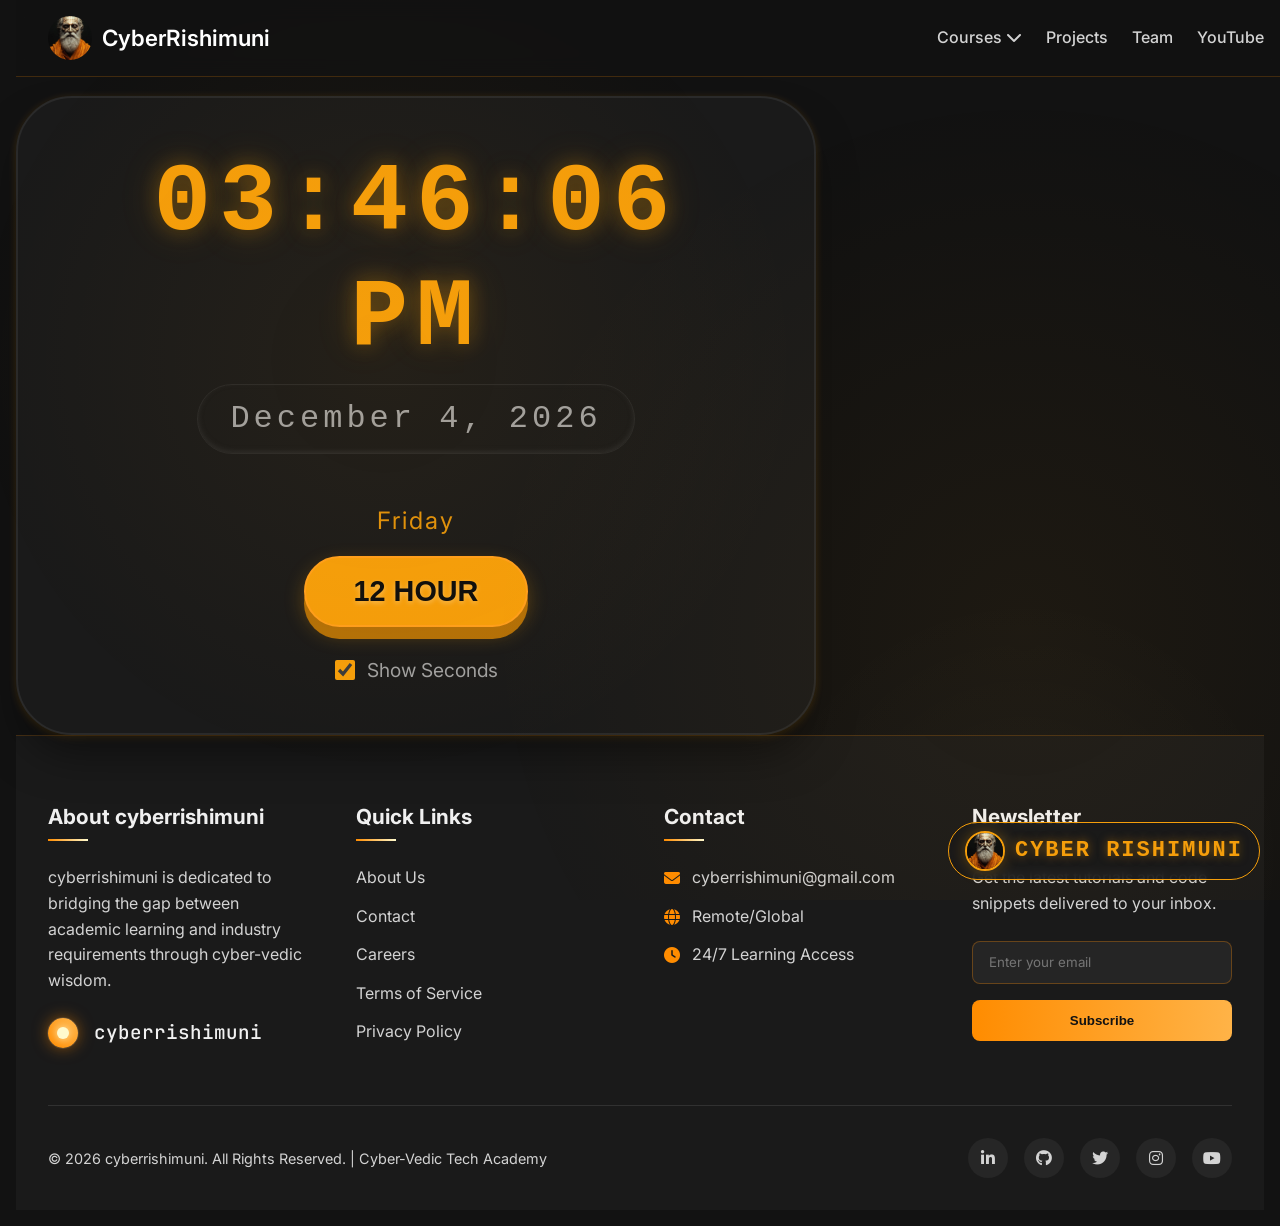
<file: projects/digital_clock.html>
<!DOCTYPE html>
<html lang="en">
<head>
    <meta charset="UTF-8">
    <meta name="viewport" content="width=device-width, initial-scale=1.0">
    <title>Digital Clock · Cyber Rishimuni</title>
    <style>
        * {
            margin: 0;
            padding: 0;
            box-sizing: border-box;
            user-select: none;
        }

        body {
            min-height: 100vh;
            background: #0D0D0D;
            background: linear-gradient(145deg, #0D0D0D 0%, #121212 100%);
            font-family: 'Segoe UI', 'Arial', system-ui, sans-serif;
            display: flex;
            align-items: center;
            justify-content: center;
            margin: 0;
            padding: 16px;
            position: relative;
            overflow-x: hidden;
        }

        /* main card – dark theme */
        .clock-card {
            background: #1A1A1A;
            backdrop-filter: blur(10px);
            -webkit-backdrop-filter: blur(10px);
            border-radius: 56px;
            box-shadow: 0 25px 45px -10px rgba(0, 0, 0, 0.5),
                        0 2px 8px rgba(245, 158, 11, 0.2);
            padding: 3rem 4rem;
            text-align: center;
            border: 2px solid #2A2A2A;
            transition: box-shadow 0.3s, border-color 0.3s;
            max-width: 800px;
            width: 100%;
        }

        .clock-card:hover {
            box-shadow: 0 30px 55px -8px rgba(245, 158, 11, 0.15);
            border-color: #F59E0B;
        }

        /* time display – amber theme */
        .time-display {
            font-size: 6rem;
            font-weight: 700;
            line-height: 1.2;
            color: #F59E0B;
            text-shadow: 0 0 20px rgba(245, 158, 11, 0.3), 
                        0 0 40px rgba(245, 158, 11, 0.2);
            letter-spacing: 8px;
            margin-bottom: 0.5rem;
            font-family: 'Courier New', monospace;
        }

        /* date display */
        .date-display {
            font-size: 2rem;
            letter-spacing: 4px;
            color: #A0A0A0;
            background: #1A1A1A;
            display: inline-block;
            padding: 0.5rem 2rem;
            border-radius: 60px;
            font-weight: 400;
            box-shadow: inset 0 -2px 5px #2A2A2A;
            margin-bottom: 2rem;
            border: 1px solid #2A2A2A;
            font-family: 'Segoe UI', monospace;
        }

        /* format toggle button – amber theme */
        .format-btn {
            background: #F59E0B;
            border: none;
            padding: 1rem 3rem;
            border-radius: 48px;
            font-size: 1.8rem;
            font-weight: bold;
            color: #0D0D0D;
            text-shadow: 0 2px 5px rgba(255, 255, 255, 0.3);
            box-shadow: 0 12px 0 #b37008, 0 8px 20px rgba(245, 158, 11, 0.3);
            cursor: pointer;
            transition: all 0.1s cubic-bezier(0.2, 0.9, 0.3, 1.2);
            border: 2px solid #FF9F1C;
            font-family: 'Segoe UI', sans-serif;
            line-height: 1.2;
            margin: 1rem 0 0.5rem;
            transform: translateY(0);
        }

        .format-btn:active {
            transform: translateY(6px);
            box-shadow: 0 6px 0 #8e5a0a, 0 10px 20px rgba(245, 158, 11, 0.3);
        }

        /* seconds toggle */
        .seconds-toggle {
            display: flex;
            align-items: center;
            justify-content: center;
            gap: 12px;
            margin-top: 20px;
            color: #A0A0A0;
            font-size: 1.2rem;
        }

        .seconds-toggle input[type="checkbox"] {
            width: 20px;
            height: 20px;
            cursor: pointer;
            accent-color: #F59E0B;
        }

        /* day display */
        .day-display {
            color: #F59E0B;
            font-size: 1.5rem;
            margin-top: 1rem;
            opacity: 0.9;
            letter-spacing: 2px;
        }

        /* hint text */
        .sub-hint {
            color: #A0A0A0;
            font-size: 1.1rem;
            opacity: 0.8;
            margin-top: 2rem;
            letter-spacing: 0.5px;
        }

        /* Cyber Rishimuni Logo - EXACT same as counter app */
        .cyber-logo {
            position: fixed;
            bottom: 20px;
            right: 20px;
            z-index: 1000;
            display: flex;
            align-items: center;
            gap: 12px;
            cursor: pointer;
            font-family: "Segoe UI", sans-serif;
            transition: transform 0.3s ease;
        }

        .cyber-logo:hover {
            transform: scale(1.05);
            opacity: 0.9;
        }

        /* Logo Image - exact same styling */
        .cyber-logo img {
            width: 40px;
            height: 40px;
            border-radius: 50%;
            object-fit: cover;
            border: 2px solid #F59E0B;
            box-shadow: 0 0 15px rgba(245, 158, 11, 0.3);
        }

        /* Text - exact same styling */
        .cyber-logo .logo-text {
            display: flex;
            align-items: center;
            gap: 10px;
            font-size: 22px;
            font-weight: 600;
            color: #F59E0B;
            letter-spacing: 2px;
            text-shadow: 0 0 10px rgba(245, 158, 11, 0.5);
            background: rgba(26, 26, 26, 0.8);
            padding: 8px 16px;
            border-radius: 30px;
            border: 1px solid #F59E0B;
            backdrop-filter: blur(5px);
            font-family: 'Courier New', monospace;
        }

        /* Decoration Square */
        .logo-decoration {
            width: 10px;
            height: 40px;
            background: linear-gradient(180deg, #ff9800, #ff6a00);
            border-radius: 3px;
            transition: box-shadow 0.3s ease;
        }

        .cyber-logo:hover .logo-decoration {
            box-shadow: 0 0 10px #ff9800;
        }

        /* subtle background effect */
        .bg-bling {
            position: fixed;
            top: 0; left: 0; width: 100%; height: 100%;
            background: radial-gradient(circle at 30% 40%, rgba(245, 158, 11, 0.05) 0%, transparent 40%),
                        radial-gradient(circle at 80% 70%, rgba(245, 158, 11, 0.05) 0%, transparent 45%);
            pointer-events: none;
            z-index: 1;
        }

        /* small screen adaptation */
        @media (max-width: 650px) {
            .time-display { 
                font-size: 4rem; 
                letter-spacing: 4px;
            }
            .date-display { 
                font-size: 1.5rem; 
                padding: 0.3rem 1.2rem; 
            }
            .format-btn { 
                font-size: 1.5rem; 
                padding: 0.8rem 2rem; 
            }
            .clock-card { 
                padding: 2rem 2rem; 
            }
            .day-display { 
                font-size: 1.2rem; 
            }
            .cyber-logo { 
                bottom: 10px; 
                right: 10px; 
            }
            .cyber-logo .logo-text { 
                font-size: 18px; 
                padding: 6px 12px; 
            }
            .cyber-logo img { 
                width: 35px; 
                height: 35px; 
            }
            .logo-decoration { 
                height: 35px; 
            }
        }

        @media (max-width: 450px) {
            .time-display { 
                font-size: 2.8rem; 
                letter-spacing: 2px;
            }
            .date-display { 
                font-size: 1.2rem; 
                padding: 0.2rem 1rem; 
            }
            .format-btn { 
                font-size: 1.2rem; 
                padding: 0.6rem 1.5rem; 
            }
            .cyber-logo .logo-text { 
                font-size: 14px; 
                padding: 4px 8px; 
            }
            .cyber-logo img { 
                width: 30px; 
                height: 30px; 
            }
            .logo-decoration { 
                height: 30px; 
                width: 8px;
            }
        }

        /* ultra-wide screens */
        @media (min-width: 1600px) {
            .cyber-logo { bottom: 30px; right: 30px; }
            .cyber-logo .logo-text { font-size: 28px; }
            .time-display { font-size: 8rem; }
        }
    </style>
    <link rel="stylesheet" href="https://cdnjs.cloudflare.com/ajax/libs/font-awesome/6.4.0/css/all.min.css">
    <link rel="preconnect" href="https://fonts.googleapis.com">
    <link rel="preconnect" href="https://fonts.gstatic.com" crossorigin>
    <link rel="stylesheet" href="../style.css">
    <link href="https://fonts.googleapis.com/css2?family=Inter:wght@300;400;500;600;700&family=JetBrains+Mono:wght@300;400;500&display=swap" rel="stylesheet">
    <link rel="stylesheet" href="../style.css">
</head>
<body>
    <!-- Cyber-Vedic Header -->
    <header class="cyber-header">
        <div class="header-container">
           <a href="#" class="logo"
   style="
     display:flex;
     align-items:center;
     gap:10px;
     text-decoration:none;
     font-family:Inter, sans-serif;
     font-weight:600;
     font-size:clamp(1rem, 2.5vw, 1.4rem);
     color:#fff;
   ">

    <div class="logo-iconimg"
         style="
           width:clamp(32px, 5vw, 44px);
           height:clamp(32px, 5vw, 44px);
           border-radius:50%;
           overflow:hidden;
           flex-shrink:0;
         ">
        <img src="../image.jpg"
             alt="CyberRishimuni Logo"
             style="
               width:100%;
               height:100%;
               object-fit:cover;
               display:block;
             ">
    </div>

    <span style="white-space:nowrap;">CyberRishimuni</span>
</a>

            
            <button class="mobile-toggle" aria-label="Toggle Navigation"><span></span><span></span><span></span></button>
            <nav class="nav-menu">
                <ul class="nav-links">
                    <li class="dropdown">
                        <a href="#">Courses <i class="fas fa-chevron-down"></i></a>
                        <div class="dropdown-content">
                            <a href="#">Web Development</a>
                            <a href="#">Software Testing</a>
                            <a href="#">Data Analytics</a>
                        </div>
                    </li>
                    <li><a href="../learn.html">Projects</a></li>
                    <li><a href="../team.html">Team</a></li>
                    <li><a href="#">YouTube</a></li>
                </ul>
            </nav>
            
        </div>
        
   
    </header>
    <!-- background spark -->
    <div class="bg-bling"></div>

    <!-- main clock card -->
    <div class="clock-card">
        <div class="time-display" id="timeDisplay">00:00:00</div>
        <div class="date-display" id="dateDisplay">January 1, 2024</div>
        <div class="day-display" id="dayDisplay">Monday</div>
        
        <button class="format-btn" id="formatBtn">12 HOUR</button>
        
        <div class="seconds-toggle">
            <input type="checkbox" id="secondsToggle" checked>
            <label for="secondsToggle">Show Seconds</label>
        </div>
        
     
    </div>

    <!-- Cyber Rishimuni Logo - EXACT same structure as counter app -->
    <div class="cyber-logo" onclick="window.open('https://cyberrishimuni.github.io/cyberrishimuni/', '_blank')">
        <div class="logo-text">
            <img src="../image.jpg" 
                 alt="Cyber Rishimuni Logo"
                 onerror="this.src='https://via.placeholder.com/40x40/F59E0B/000000?text=CR'">
            CYBER RISHIMUNI
        </div>
    </div>

    <script>
        (function() {
            // DOM elements
            const timeDisplay = document.getElementById('timeDisplay');
            const dateDisplay = document.getElementById('dateDisplay');
            const dayDisplay = document.getElementById('dayDisplay');
            const formatBtn = document.getElementById('formatBtn');
            const secondsToggle = document.getElementById('secondsToggle');

            // State
            let is24Hour = false;
            let showSeconds = true;

            // Format numbers with leading zero
            const formatNumber = (num) => num.toString().padStart(2, '0');

            // Get day name
            const getDayName = (date) => {
                return date.toLocaleDateString('en-US', { weekday: 'long' });
            };

            // Format date
            const formatDate = (date) => {
                return date.toLocaleDateString('en-US', { 
                    year: 'numeric', 
                    month: 'long', 
                    day: 'numeric' 
                });
            };

            // Format time based on settings
            const formatTime = (date) => {
                let hours = date.getHours();
                const minutes = formatNumber(date.getMinutes());
                const seconds = formatNumber(date.getSeconds());
                
                if (!is24Hour) {
                    const ampm = hours >= 12 ? 'PM' : 'AM';
                    hours = hours % 12 || 12;
                    return showSeconds 
                        ? `${formatNumber(hours)}:${minutes}:${seconds} ${ampm}`
                        : `${formatNumber(hours)}:${minutes} ${ampm}`;
                } else {
                    return showSeconds 
                        ? `${formatNumber(hours)}:${minutes}:${seconds}`
                        : `${formatNumber(hours)}:${minutes}`;
                }
            };

            // Update display
            function updateClock() {
                const now = new Date();
                timeDisplay.textContent = formatTime(now);
                
                if (!showSeconds) {
                    // If seconds are hidden, update every minute
                    setTimeout(updateClock, 60000 - (now.getSeconds() * 1000));
                } else {
                    // Update every second
                    setTimeout(updateClock, 1000 - now.getMilliseconds());
                }
            }

            // Update date (changes less frequently)
            function updateDate() {
                const now = new Date();
                dateDisplay.textContent = formatDate(now);
                dayDisplay.textContent = getDayName(now);
                
                // Update date at midnight
                const tomorrow = new Date(now);
                tomorrow.setDate(tomorrow.getDate() + 1);
                tomorrow.setHours(0, 0, 0, 0);
                const timeUntilMidnight = tomorrow - now;
                
                setTimeout(updateDate, timeUntilMidnight);
            }

            // Toggle time format
            formatBtn.addEventListener('click', () => {
                is24Hour = !is24Hour;
                formatBtn.textContent = is24Hour ? '24 HOUR' : '12 HOUR';
                updateClock();
            });

            // Toggle seconds
            secondsToggle.addEventListener('change', (e) => {
                showSeconds = e.target.checked;
                updateClock();
            });

            // Initialize
            updateClock();
            updateDate();

            // Handle visibility change to keep clock accurate
            document.addEventListener('visibilitychange', () => {
                if (!document.hidden) {
                    updateClock();
                    updateDate();
                }
            });
        })();
    </script>
<!-- Footer -->
    <footer class="footer">
        <div class="footer-container">
            <div class="footer-column">
                <h3>About cyberrishimuni</h3>
                <p style="color: var(--silver-text); margin-bottom: 1.5rem;">cyberrishimuni is dedicated to bridging the gap between academic learning and industry requirements through cyber-vedic wisdom.</p>
                <div class="logo" style="font-size: 1.2rem;">
                    <div class="logo-icon" style="width: 30px; height: 30px;"></div>
                    cyberrishimuni
                </div>
            </div>
            
            <div class="footer-column">
                <h3>Quick Links</h3>
                <ul class="footer-links">
                    <li><a href="#">About Us</a></li>
                    <li><a href="#">Contact</a></li>
                    <li><a href="#">Careers</a></li>
                    <li><a href="#">Terms of Service</a></li>
                    <li><a href="#">Privacy Policy</a></li>
                </ul>
            </div>
            
            <div class="footer-column">
                <h3>Contact</h3>
                <div class="contact-info">
                    <p><i class="fas fa-envelope"></i>cyberrishimuni@gmail.com</p>
                    <p><i class="fas fa-globe"></i> Remote/Global</p>
                    <p><i class="fas fa-clock"></i> 24/7 Learning Access</p>
                </div>
            </div>
            
            <div class="footer-column">
                <h3>Newsletter</h3>
                <p style="color: var(--silver-text); margin-bottom: 1.5rem;">Get the latest tutorials and code snippets delivered to your inbox.</p>
                <div class="newsletter">
                    <input type="email" placeholder="Enter your email">
                    <button class="btn-subscribe">Subscribe</button>
                </div>
            </div>
        </div>
        
        <div class="footer-bottom">
            <div class="copyright">
                © 2026 cyberrishimuni. All Rights Reserved. | Cyber-Vedic Tech Academy
            </div>
            <div class="social-icons">
                <a href="#"><i class="fab fa-linkedin-in"></i></a>
                <a href="#"><i class="fab fa-github"></i></a>
                <a href="#"><i class="fab fa-twitter"></i></a>
                <a href="#"><i class="fab fa-instagram"></i></a>
                <a href="#"><i class="fab fa-youtube"></i></a>
            </div>
        </div>
    </footer>

    <script>
    document.addEventListener('DOMContentLoaded', function() {
        const toggle = document.querySelector('.mobile-toggle');
        const nav = document.querySelector('.nav-menu');
        if (!toggle || !nav) return;

        toggle.addEventListener('click', function() {
            nav.classList.toggle('active');
            toggle.classList.toggle('open');
        });

        nav.querySelectorAll('a').forEach(link => {
            link.addEventListener('click', function() {
                if (window.innerWidth < 900) {
                    nav.classList.remove('active');
                    toggle.classList.remove('open');
                }
            });
        });
    });
    </script>
</body>
</html>
</file>
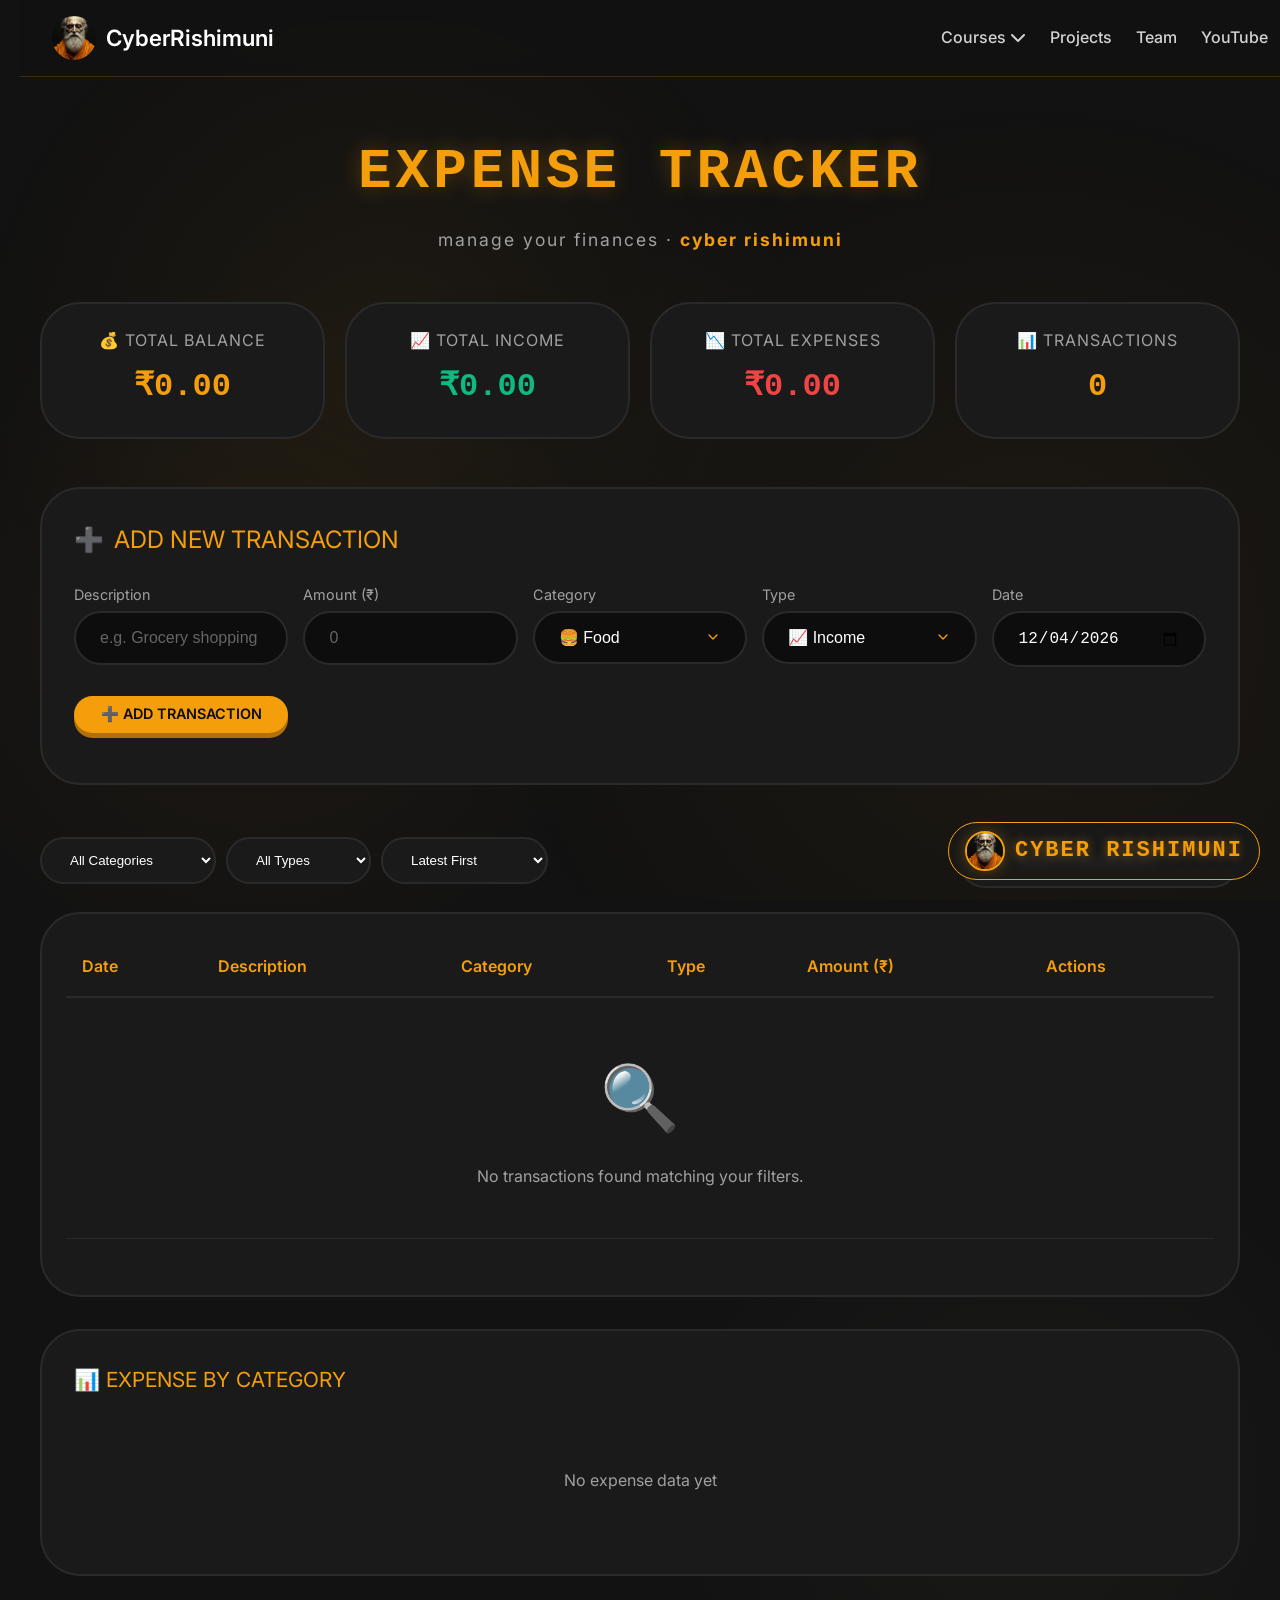
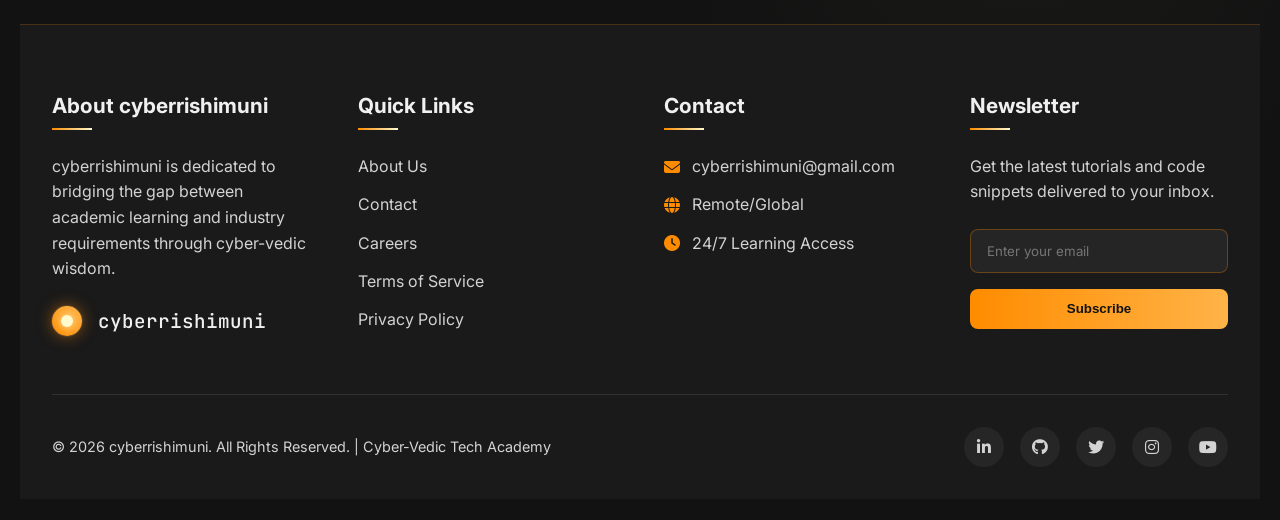
<file: projects/expensetracker.html>
<!DOCTYPE html>
<html lang="en">
<head>
    <meta charset="UTF-8">
    <meta name="viewport" content="width=device-width, initial-scale=1.0">
    <title>Expense Tracker · Cyber Rishimuni</title>
    <style>
        * {
            margin: 0;
            padding: 0;
            box-sizing: border-box;
        }

        body {
            min-height: 100vh;
            background: #0D0D0D;
            background: linear-gradient(145deg, #0D0D0D 0%, #121212 100%);
            font-family: 'Segoe UI', 'Arial', system-ui, sans-serif;
            margin: 0;
            padding: 20px;
            position: relative;
            overflow-x: hidden;
            color: #FFFFFF;
        }

        /* Cyber Rishimuni Logo - Bottom Right */
        .cyber-logo {
            position: fixed;
            bottom: 20px;
            right: 20px;
            z-index: 1000;
            display: flex;
            align-items: center;
            gap: 12px;
            cursor: pointer;
            font-family: "Segoe UI", sans-serif;
            transition: transform 0.3s ease;
        }

        .cyber-logo:hover {
            transform: scale(1.05);
            opacity: 0.9;
        }

        .cyber-logo img {
            width: 40px;
            height: 40px;
            border-radius: 50%;
            object-fit: cover;
            border: 2px solid #F59E0B;
            box-shadow: 0 0 15px rgba(245, 158, 11, 0.3);
        }

        .cyber-logo .logo-text {
            display: flex;
            align-items: center;
            gap: 10px;
            font-size: 22px;
            font-weight: 600;
            color: #F59E0B;
            letter-spacing: 2px;
            text-shadow: 0 0 10px rgba(245, 158, 11, 0.5);
            background: rgba(26, 26, 26, 0.8);
            padding: 8px 16px;
            border-radius: 30px;
            border: 1px solid #F59E0B;
            backdrop-filter: blur(5px);
            font-family: 'Courier New', monospace;
        }

        /* subtle background effect */
        .bg-bling {
            position: fixed;
            top: 0; left: 0; width: 100%; height: 100%;
            background: radial-gradient(circle at 30% 40%, rgba(245, 158, 11, 0.05) 0%, transparent 40%),
                        radial-gradient(circle at 80% 70%, rgba(245, 158, 11, 0.05) 0%, transparent 45%);
            pointer-events: none;
            z-index: 1;
        }

        /* main container */
        .container {
            max-width: 1200px;
            margin: 0 auto;
            position: relative;
            z-index: 10;
        }

        /* header */
        .header {
            text-align: center;
            margin-bottom: 3rem;
            padding-top: 2rem;
        }

        .header h1 {
            font-size: 3.5rem;
            font-weight: 800;
            color: #F59E0B;
            text-shadow: 0 0 20px rgba(245, 158, 11, 0.3);
            letter-spacing: 4px;
            font-family: 'Courier New', monospace;
            margin-bottom: 0.5rem;
        }

        .header p {
            color: #A0A0A0;
            font-size: 1.1rem;
            letter-spacing: 2px;
        }

        .header p span {
            color: #F59E0B;
            font-weight: bold;
        }

        /* summary cards */
        .summary-grid {
            display: grid;
            grid-template-columns: repeat(4, 1fr);
            gap: 20px;
            margin-bottom: 3rem;
        }

        .summary-card {
            background: #1A1A1A;
            border: 2px solid #2A2A2A;
            border-radius: 40px;
            padding: 1.5rem;
            text-align: center;
            transition: all 0.3s ease;
        }

        .summary-card:hover {
            border-color: #F59E0B;
            transform: translateY(-5px);
            box-shadow: 0 10px 20px rgba(245, 158, 11, 0.2);
        }

        .summary-label {
            color: #A0A0A0;
            font-size: 1rem;
            margin-bottom: 0.5rem;
            text-transform: uppercase;
            letter-spacing: 1px;
        }

        .summary-value {
            color: #F59E0B;
            font-size: 2rem;
            font-weight: bold;
            font-family: 'Courier New', monospace;
        }

        .summary-value.positive {
            color: #10b981;
        }

        .summary-value.negative {
            color: #ef4444;
        }

        /* add expense form */
        .form-card {
            background: #1A1A1A;
            border: 2px solid #2A2A2A;
            border-radius: 40px;
            padding: 2rem;
            margin-bottom: 3rem;
            transition: all 0.3s ease;
        }

        .form-card:hover {
            border-color: #F59E0B;
            box-shadow: 0 0 30px rgba(245, 158, 11, 0.1);
        }

        .form-title {
            color: #F59E0B;
            font-size: 1.5rem;
            margin-bottom: 1.5rem;
            display: flex;
            align-items: center;
            gap: 10px;
        }

        .form-grid {
            display: grid;
            grid-template-columns: repeat(auto-fit, minmax(200px, 1fr));
            gap: 15px;
        }

        .form-group {
            margin-bottom: 1rem;
        }

        .form-group label {
            display: block;
            color: #A0A0A0;
            font-size: 0.9rem;
            margin-bottom: 0.3rem;
        }

        .form-control {
            width: 100%;
            background: #0D0D0D;
            border: 2px solid #2A2A2A;
            border-radius: 30px;
            padding: 1rem 1.5rem;
            color: #FFFFFF;
            font-size: 1rem;
            transition: all 0.3s ease;
        }

        .form-control:focus {
            outline: none;
            border-color: #F59E0B;
            box-shadow: 0 0 20px rgba(245, 158, 11, 0.3);
        }

        .form-control::placeholder {
            color: #A0A0A0;
            opacity: 0.6;
        }

        select.form-control {
            cursor: pointer;
            appearance: none;
            background-image: url("data:image/svg+xml,%3Csvg xmlns='http://www.w3.org/2000/svg' width='16' height='16' viewBox='0 0 24 24' fill='none' stroke='%23F59E0B' stroke-width='2' stroke-linecap='round' stroke-linejoin='round'%3E%3Cpolyline points='6 9 12 15 18 9'%3E%3C/polyline%3E%3C/svg%3E");
            background-repeat: no-repeat;
            background-position: right 1.5rem center;
            background-size: 16px;
        }

        .btn {
            background: #F59E0B;
            border: none;
            padding: 1rem 2rem;
            border-radius: 40px;
            font-size: 1.1rem;
            font-weight: bold;
            color: #0D0D0D;
            cursor: pointer;
            transition: all 0.3s ease;
            border: 2px solid #FF9F1C;
            box-shadow: 0 5px 0 #b37008;
            transform: translateY(-2px);
            width: 100%;
        }

        .btn:hover {
            transform: translateY(0);
            box-shadow: 0 2px 0 #b37008;
        }

        .btn:active {
            transform: translateY(3px);
            box-shadow: 0 0 0 #b37008;
        }

        .btn-outline {
            background: transparent;
            color: #F59E0B;
            border-color: #F59E0B;
            box-shadow: none;
            transform: none;
        }

        .btn-outline:hover {
            background: rgba(245, 158, 11, 0.1);
            transform: none;
            box-shadow: 0 0 20px rgba(245, 158, 11, 0.3);
        }

        .btn-outline:active {
            transform: none;
        }

        .btn-small {
            padding: 0.5rem 1rem;
            font-size: 0.9rem;
        }

        /* filters */
        .filters-section {
            display: flex;
            justify-content: space-between;
            align-items: center;
            margin-bottom: 1.5rem;
            flex-wrap: wrap;
            gap: 15px;
        }

        .filter-group {
            display: flex;
            gap: 10px;
            align-items: center;
            flex-wrap: wrap;
        }

        .filter-select {
            background: #1A1A1A;
            border: 2px solid #2A2A2A;
            border-radius: 30px;
            padding: 0.8rem 1.5rem;
            color: #FFFFFF;
            cursor: pointer;
            transition: all 0.3s ease;
        }

        .filter-select:hover {
            border-color: #F59E0B;
        }

        .filter-select:focus {
            outline: none;
            border-color: #F59E0B;
        }

        .search-box {
            background: #1A1A1A;
            border: 2px solid #2A2A2A;
            border-radius: 30px;
            padding: 0.8rem 1.5rem;
            display: flex;
            align-items: center;
            gap: 10px;
        }

        .search-box input {
            background: transparent;
            border: none;
            color: #FFFFFF;
            font-size: 1rem;
            outline: none;
            min-width: 200px;
        }

        .search-box input::placeholder {
            color: #A0A0A0;
        }

        /* expenses table */
        .table-container {
            background: #1A1A1A;
            border: 2px solid #2A2A2A;
            border-radius: 40px;
            padding: 1.5rem;
            overflow-x: auto;
            margin-bottom: 2rem;
        }

        table {
            width: 100%;
            border-collapse: collapse;
        }

        th {
            color: #F59E0B;
            font-weight: 600;
            padding: 1rem;
            text-align: left;
            border-bottom: 2px solid #2A2A2A;
        }

        td {
            padding: 1rem;
            color: #FFFFFF;
            border-bottom: 1px solid #2A2A2A;
        }

        tr:hover td {
            background: rgba(245, 158, 11, 0.05);
        }

        .category-badge {
            background: #2A2A2A;
            border-radius: 20px;
            padding: 0.3rem 1rem;
            display: inline-block;
            font-size: 0.9rem;
        }

        .category-badge.food { background: #ef444420; color: #ef4444; border: 1px solid #ef4444; }
        .category-badge.transport { background: #3b82f620; color: #3b82f6; border: 1px solid #3b82f6; }
        .category-badge.shopping { background: #a855f720; color: #a855f7; border: 1px solid #a855f7; }
        .category-badge.entertainment { background: #ec489920; color: #ec4899; border: 1px solid #ec4899; }
        .category-badge.bills { background: #f9731620; color: #f97316; border: 1px solid #f97316; }
        .category-badge.other { background: #6b728020; color: #6b7280; border: 1px solid #6b7280; }

        .amount-positive {
            color: #10b981;
            font-weight: bold;
        }

        .amount-negative {
            color: #ef4444;
            font-weight: bold;
        }

        .action-btn {
            background: transparent;
            border: none;
            color: #A0A0A0;
            cursor: pointer;
            font-size: 1.2rem;
            padding: 0.3rem 0.5rem;
            transition: all 0.3s ease;
        }

        .action-btn:hover {
            color: #ef4444;
            transform: scale(1.1);
        }

        .action-btn.edit:hover {
            color: #F59E0B;
        }

        /* pagination */
        .pagination {
            display: flex;
            justify-content: center;
            gap: 10px;
            margin-top: 2rem;
        }

        .page-btn {
            background: #1A1A1A;
            border: 2px solid #2A2A2A;
            border-radius: 30px;
            padding: 0.5rem 1rem;
            color: #A0A0A0;
            cursor: pointer;
            transition: all 0.3s ease;
        }

        .page-btn:hover {
            border-color: #F59E0B;
            color: #F59E0B;
        }

        .page-btn.active {
            background: #F59E0B;
            border-color: #FF9F1C;
            color: #0D0D0D;
            font-weight: bold;
        }

        /* chart container */
        .chart-container {
            background: #1A1A1A;
            border: 2px solid #2A2A2A;
            border-radius: 40px;
            padding: 2rem;
            margin-bottom: 3rem;
        }

        .chart-title {
            color: #F59E0B;
            font-size: 1.3rem;
            margin-bottom: 1.5rem;
        }

        .category-chart {
            display: grid;
            gap: 15px;
        }

        .chart-bar {
            display: flex;
            align-items: center;
            gap: 10px;
        }

        .chart-label {
            min-width: 120px;
            color: #A0A0A0;
        }

        .bar-container {
            flex: 1;
            height: 30px;
            background: #0D0D0D;
            border-radius: 15px;
            overflow: hidden;
        }

        .bar-fill {
            height: 100%;
            background: linear-gradient(90deg, #F59E0B, #FF9F1C);
            border-radius: 15px;
            transition: width 0.3s ease;
            position: relative;
        }

        .bar-value {
            position: absolute;
            right: 10px;
            color: #0D0D0D;
            font-weight: bold;
            line-height: 30px;
            font-size: 0.9rem;
        }

        .chart-percent {
            min-width: 50px;
            color: #F59E0B;
            text-align: right;
        }

        /* empty state */
        .empty-state {
            text-align: center;
            padding: 3rem;
            color: #A0A0A0;
        }

        .empty-state .emoji {
            font-size: 4rem;
            margin-bottom: 1rem;
        }

        /* responsive */
        @media (max-width: 768px) {
            .header h1 {
                font-size: 2.5rem;
            }
            
            .summary-grid {
                grid-template-columns: repeat(2, 1fr);
            }
            
            .filters-section {
                flex-direction: column;
                align-items: stretch;
            }
            
            .search-box {
                width: 100%;
            }
            
            .search-box input {
                width: 100%;
            }
            
            .cyber-logo {
                bottom: 10px;
                right: 10px;
            }
            
            .cyber-logo .logo-text {
                font-size: 18px;
                padding: 6px 12px;
            }
            
            .cyber-logo img {
                width: 35px;
                height: 35px;
            }
            
            td {
                padding: 0.8rem 0.5rem;
            }
        }

        @media (max-width: 450px) {
            .cyber-logo .logo-text {
                font-size: 14px;
                padding: 4px 8px;
            }
            .cyber-logo img {
                width: 30px;
                height: 30px;
            }
            
            .summary-grid {
                grid-template-columns: 1fr;
            }
            
            .form-grid {
                grid-template-columns: 1fr;
            }
            
            .chart-label {
                min-width: 80px;
                font-size: 0.9rem;
            }
        }
    </style>
    <link rel="stylesheet" href="https://cdnjs.cloudflare.com/ajax/libs/font-awesome/6.4.0/css/all.min.css">
    <link rel="preconnect" href="https://fonts.googleapis.com">
    <link rel="preconnect" href="https://fonts.gstatic.com" crossorigin>
    <link rel="stylesheet" href="../style.css">
    <link href="https://fonts.googleapis.com/css2?family=Inter:wght@300;400;500;600;700&family=JetBrains+Mono:wght@300;400;500&display=swap" rel="stylesheet">
    <link rel="stylesheet" href="../style.css">
</head>
<body>
    <!-- Cyber-Vedic Header -->
    <header class="cyber-header">
        <div class="header-container">
           <a href="#" class="logo"
   style="
     display:flex;
     align-items:center;
     gap:10px;
     text-decoration:none;
     font-family:Inter, sans-serif;
     font-weight:600;
     font-size:clamp(1rem, 2.5vw, 1.4rem);
     color:#fff;
   ">

    <div class="logo-iconimg"
         style="
           width:clamp(32px, 5vw, 44px);
           height:clamp(32px, 5vw, 44px);
           border-radius:50%;
           overflow:hidden;
           flex-shrink:0;
         ">
        <img src="../image.jpg"
             alt="CyberRishimuni Logo"
             style="
               width:100%;
               height:100%;
               object-fit:cover;
               display:block;
             ">
    </div>

    <span style="white-space:nowrap;">CyberRishimuni</span>
</a>

            
            <button class="mobile-toggle" aria-label="Toggle Navigation"><span></span><span></span><span></span></button>
            <nav class="nav-menu">
                <ul class="nav-links">
                    <li class="dropdown">
                        <a href="#">Courses <i class="fas fa-chevron-down"></i></a>
                        <div class="dropdown-content">
                            <a href="#">Web Development</a>
                            <a href="#">Software Testing</a>
                            <a href="#">Data Analytics</a>
                        </div>
                    </li>
                    <li><a href="../learn.html">Projects</a></li>
                    <li><a href="../team.html">Team</a></li>
                    <li><a href="#">YouTube</a></li>
                </ul>
            </nav>
            
        </div>
        
   
    </header>
    <div class="bg-bling"></div>

    <div class="container">
        <!-- header -->
        <div class="header">
            <h1>EXPENSE TRACKER</h1>
            <p>manage your finances · <span>cyber rishimuni</span></p>
        </div>

        <!-- summary cards -->
        <div class="summary-grid">
            <div class="summary-card">
                <div class="summary-label">💰 TOTAL BALANCE</div>
                <div class="summary-value" id="totalBalance">₹0</div>
            </div>
            <div class="summary-card">
                <div class="summary-label">📈 TOTAL INCOME</div>
                <div class="summary-value positive" id="totalIncome">₹0</div>
            </div>
            <div class="summary-card">
                <div class="summary-label">📉 TOTAL EXPENSES</div>
                <div class="summary-value negative" id="totalExpenses">₹0</div>
            </div>
            <div class="summary-card">
                <div class="summary-label">📊 TRANSACTIONS</div>
                <div class="summary-value" id="transactionCount">0</div>
            </div>
        </div>

        <!-- add expense form -->
        <div class="form-card">
            <div class="form-title">
                <span>➕</span> ADD NEW TRANSACTION
            </div>
            <div class="form-grid">
                <div class="form-group">
                    <label>Description</label>
                    <input type="text" class="form-control" id="descriptionInput" placeholder="e.g. Grocery shopping">
                </div>
                <div class="form-group">
                    <label>Amount (₹)</label>
                    <input type="number" class="form-control" id="amountInput" placeholder="0">
                </div>
                <div class="form-group">
                    <label>Category</label>
                    <select class="form-control" id="categoryInput">
                        <option value="food">🍔 Food</option>
                        <option value="transport">🚗 Transport</option>
                        <option value="shopping">🛍️ Shopping</option>
                        <option value="entertainment">🎬 Entertainment</option>
                        <option value="bills">💡 Bills</option>
                        <option value="other">📦 Other</option>
                    </select>
                </div>
                <div class="form-group">
                    <label>Type</label>
                    <select class="form-control" id="typeInput">
                        <option value="income">📈 Income</option>
                        <option value="expense">📉 Expense</option>
                    </select>
                </div>
                <div class="form-group">
                    <label>Date</label>
                    <input type="date" class="form-control" id="dateInput">
                </div>
                <div class="form-group" style="display: flex; align-items: flex-end;">
                    <button class="btn" onclick="addTransaction()">➕ ADD TRANSACTION</button>
                </div>
            </div>
        </div>

        <!-- filters -->
        <div class="filters-section">
            <div class="filter-group">
                <select class="filter-select" id="categoryFilter" onchange="applyFilters()">
                    <option value="all">All Categories</option>
                    <option value="food">🍔 Food</option>
                    <option value="transport">🚗 Transport</option>
                    <option value="shopping">🛍️ Shopping</option>
                    <option value="entertainment">🎬 Entertainment</option>
                    <option value="bills">💡 Bills</option>
                    <option value="other">📦 Other</option>
                </select>
                
                <select class="filter-select" id="typeFilter" onchange="applyFilters()">
                    <option value="all">All Types</option>
                    <option value="income">📈 Income</option>
                    <option value="expense">📉 Expense</option>
                </select>
                
                <select class="filter-select" id="sortFilter" onchange="applyFilters()">
                    <option value="date-desc">Latest First</option>
                    <option value="date-asc">Oldest First</option>
                    <option value="amount-desc">Highest Amount</option>
                    <option value="amount-asc">Lowest Amount</option>
                </select>
            </div>
            
            <div class="search-box">
                <span style="color: #F59E0B;">🔍</span>
                <input type="text" id="searchInput" placeholder="Search transactions..." onkeyup="applyFilters()">
            </div>
        </div>

        <!-- expenses table -->
        <div class="table-container">
            <table id="transactionsTable">
                <thead>
                    <tr>
                        <th>Date</th>
                        <th>Description</th>
                        <th>Category</th>
                        <th>Type</th>
                        <th>Amount (₹)</th>
                        <th>Actions</th>
                    </tr>
                </thead>
                <tbody id="tableBody">
                    <tr>
                        <td colspan="6" class="empty-state">
                            <div class="emoji">📝</div>
                            <div>No transactions yet. Add your first transaction above!</div>
                        </td>
                    </tr>
                </tbody>
            </table>
            
            <!-- pagination -->
            <div class="pagination" id="pagination"></div>
        </div>

        <!-- category chart -->
        <div class="chart-container">
            <div class="chart-title">📊 EXPENSE BY CATEGORY</div>
            <div class="category-chart" id="categoryChart"></div>
        </div>
    </div>

    <!-- Cyber Rishimuni Logo -->
    <div class="cyber-logo" onclick="window.open('https://cyberrishimuni.github.io/cyberrishimuni/', '_blank')">
        <div class="logo-text">
            <img src="../image.jpg" alt="Cyber Rishimuni Logo">
            CYBER RISHIMUNI
        </div>
    </div>

    <script>
        // Sample data
        let transactions = JSON.parse(localStorage.getItem('transactions')) || [];
        let currentPage = 1;
        const itemsPerPage = 5;

        // Set today's date as default
        document.getElementById('dateInput').valueAsDate = new Date();

        // Update summary cards
        function updateSummary() {
            const totalIncome = transactions
                .filter(t => t.type === 'income')
                .reduce((sum, t) => sum + t.amount, 0);
            
            const totalExpenses = transactions
                .filter(t => t.type === 'expense')
                .reduce((sum, t) => sum + t.amount, 0);
            
            const balance = totalIncome - totalExpenses;
            
            document.getElementById('totalBalance').textContent = `₹${balance.toFixed(2)}`;
            document.getElementById('totalIncome').textContent = `₹${totalIncome.toFixed(2)}`;
            document.getElementById('totalExpenses').textContent = `₹${totalExpenses.toFixed(2)}`;
            document.getElementById('transactionCount').textContent = transactions.length;
        }

        // Add transaction
        function addTransaction() {
            const description = document.getElementById('descriptionInput').value;
            const amount = parseFloat(document.getElementById('amountInput').value);
            const category = document.getElementById('categoryInput').value;
            const type = document.getElementById('typeInput').value;
            const date = document.getElementById('dateInput').value;

            if (!description || !amount || !date) {
                alert('Please fill all fields!');
                return;
            }

            const transaction = {
                id: Date.now(),
                description,
                amount,
                category,
                type,
                date
            };

            transactions.push(transaction);
            localStorage.setItem('transactions', JSON.stringify(transactions));
            
            // Clear form
            document.getElementById('descriptionInput').value = '';
            document.getElementById('amountInput').value = '';
            document.getElementById('dateInput').valueAsDate = new Date();
            
            // Reset to first page
            currentPage = 1;
            
            // Update display
            applyFilters();
            updateCategoryChart();
        }

        // Delete transaction
        function deleteTransaction(id) {
            if (confirm('Are you sure you want to delete this transaction?')) {
                transactions = transactions.filter(t => t.id !== id);
                localStorage.setItem('transactions', JSON.stringify(transactions));
                applyFilters();
                updateCategoryChart();
            }
        }

        // Edit transaction
        function editTransaction(id) {
            const transaction = transactions.find(t => t.id === id);
            
            document.getElementById('descriptionInput').value = transaction.description;
            document.getElementById('amountInput').value = transaction.amount;
            document.getElementById('categoryInput').value = transaction.category;
            document.getElementById('typeInput').value = transaction.type;
            document.getElementById('dateInput').value = transaction.date;
            
            // Remove old transaction
            transactions = transactions.filter(t => t.id !== id);
            localStorage.setItem('transactions', JSON.stringify(transactions));
            
            // Update display
            applyFilters();
            updateCategoryChart();
        }

        // Apply filters and search
        function applyFilters() {
            const categoryFilter = document.getElementById('categoryFilter').value;
            const typeFilter = document.getElementById('typeFilter').value;
            const sortFilter = document.getElementById('sortFilter').value;
            const searchTerm = document.getElementById('searchInput').value.toLowerCase();

            let filtered = [...transactions];

            // Apply category filter
            if (categoryFilter !== 'all') {
                filtered = filtered.filter(t => t.category === categoryFilter);
            }

            // Apply type filter
            if (typeFilter !== 'all') {
                filtered = filtered.filter(t => t.type === typeFilter);
            }

            // Apply search
            if (searchTerm) {
                filtered = filtered.filter(t => 
                    t.description.toLowerCase().includes(searchTerm) ||
                    t.category.toLowerCase().includes(searchTerm)
                );
            }

            // Apply sorting
            filtered.sort((a, b) => {
                switch(sortFilter) {
                    case 'date-desc':
                        return new Date(b.date) - new Date(a.date);
                    case 'date-asc':
                        return new Date(a.date) - new Date(b.date);
                    case 'amount-desc':
                        return b.amount - a.amount;
                    case 'amount-asc':
                        return a.amount - b.amount;
                    default:
                        return new Date(b.date) - new Date(a.date);
                }
            });

            // Update pagination
            const totalPages = Math.ceil(filtered.length / itemsPerPage);
            if (currentPage > totalPages) currentPage = Math.max(1, totalPages);
            
            // Get current page items
            const start = (currentPage - 1) * itemsPerPage;
            const end = start + itemsPerPage;
            const paginatedItems = filtered.slice(start, end);

            // Render table
            renderTable(paginatedItems);
            
            // Render pagination
            renderPagination(totalPages);
            
            // Update summary
            updateSummary();
        }

        // Render table
        function renderTable(transactionsToShow) {
            const tbody = document.getElementById('tableBody');
            
            if (transactionsToShow.length === 0) {
                tbody.innerHTML = `
                    <tr>
                        <td colspan="6" class="empty-state">
                            <div class="emoji">🔍</div>
                            <div>No transactions found matching your filters.</div>
                        </td>
                    </tr>
                `;
                return;
            }

            tbody.innerHTML = transactionsToShow.map(t => `
                <tr>
                    <td>${formatDate(t.date)}</td>
                    <td>${t.description}</td>
                    <td><span class="category-badge ${t.category}">${getCategoryEmoji(t.category)} ${t.category}</span></td>
                    <td class="${t.type === 'income' ? 'amount-positive' : 'amount-negative'}">${t.type === 'income' ? '📈 Income' : '📉 Expense'}</td>
                    <td class="${t.type === 'income' ? 'amount-positive' : 'amount-negative'}">₹${t.amount.toFixed(2)}</td>
                    <td>
                        <button class="action-btn edit" onclick="editTransaction(${t.id})">✏️</button>
                        <button class="action-btn" onclick="deleteTransaction(${t.id})">🗑️</button>
                    </td>
                </tr>
            `).join('');
        }

        // Render pagination
        function renderPagination(totalPages) {
            const pagination = document.getElementById('pagination');
            
            if (totalPages <= 1) {
                pagination.innerHTML = '';
                return;
            }

            let html = '';
            
            // Previous button
            html += `<button class="page-btn" onclick="changePage(${currentPage - 1})" ${currentPage === 1 ? 'disabled' : ''}>←</button>`;
            
            // Page numbers
            for (let i = 1; i <= totalPages; i++) {
                if (
                    i === 1 || 
                    i === totalPages || 
                    (i >= currentPage - 1 && i <= currentPage + 1)
                ) {
                    html += `<button class="page-btn ${i === currentPage ? 'active' : ''}" onclick="changePage(${i})">${i}</button>`;
                } else if (i === currentPage - 2 || i === currentPage + 2) {
                    html += `<span class="page-btn" style="border: none;">...</span>`;
                }
            }
            
            // Next button
            html += `<button class="page-btn" onclick="changePage(${currentPage + 1})" ${currentPage === totalPages ? 'disabled' : ''}>→</button>`;
            
            pagination.innerHTML = html;
        }

        // Change page
        function changePage(page) {
            currentPage = page;
            applyFilters();
        }

        // Update category chart
        function updateCategoryChart() {
            const expenses = transactions.filter(t => t.type === 'expense');
            const totalExpenses = expenses.reduce((sum, t) => sum + t.amount, 0);
            
            const categories = {};
            expenses.forEach(t => {
                categories[t.category] = (categories[t.category] || 0) + t.amount;
            });

            const chartHtml = Object.entries(categories).map(([category, amount]) => {
                const percentage = totalExpenses ? (amount / totalExpenses * 100).toFixed(1) : 0;
                return `
                    <div class="chart-bar">
                        <span class="chart-label">${getCategoryEmoji(category)} ${category}</span>
                        <div class="bar-container">
                            <div class="bar-fill" style="width: ${percentage}%">
                                <span class="bar-value">₹${amount.toFixed(0)}</span>
                            </div>
                        </div>
                        <span class="chart-percent">${percentage}%</span>
                    </div>
                `;
            }).join('');

            document.getElementById('categoryChart').innerHTML = chartHtml || '<div class="empty-state">No expense data yet</div>';
        }

        // Helper: Format date
        function formatDate(dateString) {
            const options = { year: 'numeric', month: 'short', day: 'numeric' };
            return new Date(dateString).toLocaleDateString(undefined, options);
        }

        // Helper: Get category emoji
        function getCategoryEmoji(category) {
            const emojis = {
                food: '🍔',
                transport: '🚗',
                shopping: '🛍️',
                entertainment: '🎬',
                bills: '💡',
                other: '📦'
            };
            return emojis[category] || '📦';
        }

        // Initialize
        function init() {
            updateSummary();
            updateCategoryChart();
            applyFilters();
        }

        // Make functions global
        window.addTransaction = addTransaction;
        window.deleteTransaction = deleteTransaction;
        window.editTransaction = editTransaction;
        window.applyFilters = applyFilters;
        window.changePage = changePage;

        // Initialize on load
        init();
    </script>
<!-- Footer -->
    <footer class="footer">
        <div class="footer-container">
            <div class="footer-column">
                <h3>About cyberrishimuni</h3>
                <p style="color: var(--silver-text); margin-bottom: 1.5rem;">cyberrishimuni is dedicated to bridging the gap between academic learning and industry requirements through cyber-vedic wisdom.</p>
                <div class="logo" style="font-size: 1.2rem;">
                    <div class="logo-icon" style="width: 30px; height: 30px;"></div>
                    cyberrishimuni
                </div>
            </div>
            
            <div class="footer-column">
                <h3>Quick Links</h3>
                <ul class="footer-links">
                    <li><a href="#">About Us</a></li>
                    <li><a href="#">Contact</a></li>
                    <li><a href="#">Careers</a></li>
                    <li><a href="#">Terms of Service</a></li>
                    <li><a href="#">Privacy Policy</a></li>
                </ul>
            </div>
            
            <div class="footer-column">
                <h3>Contact</h3>
                <div class="contact-info">
                    <p><i class="fas fa-envelope"></i>cyberrishimuni@gmail.com</p>
                    <p><i class="fas fa-globe"></i> Remote/Global</p>
                    <p><i class="fas fa-clock"></i> 24/7 Learning Access</p>
                </div>
            </div>
            
            <div class="footer-column">
                <h3>Newsletter</h3>
                <p style="color: var(--silver-text); margin-bottom: 1.5rem;">Get the latest tutorials and code snippets delivered to your inbox.</p>
                <div class="newsletter">
                    <input type="email" placeholder="Enter your email">
                    <button class="btn-subscribe">Subscribe</button>
                </div>
            </div>
        </div>
        
        <div class="footer-bottom">
            <div class="copyright">
                © 2026 cyberrishimuni. All Rights Reserved. | Cyber-Vedic Tech Academy
            </div>
            <div class="social-icons">
                <a href="#"><i class="fab fa-linkedin-in"></i></a>
                <a href="#"><i class="fab fa-github"></i></a>
                <a href="#"><i class="fab fa-twitter"></i></a>
                <a href="#"><i class="fab fa-instagram"></i></a>
                <a href="#"><i class="fab fa-youtube"></i></a>
            </div>
        </div>
    </footer>

    <script>
    document.addEventListener('DOMContentLoaded', function() {
        const toggle = document.querySelector('.mobile-toggle');
        const nav = document.querySelector('.nav-menu');
        if (!toggle || !nav) return;

        toggle.addEventListener('click', function() {
            nav.classList.toggle('active');
            toggle.classList.toggle('open');
        });

        nav.querySelectorAll('a').forEach(link => {
            link.addEventListener('click', function() {
                if (window.innerWidth < 900) {
                    nav.classList.remove('active');
                    toggle.classList.remove('open');
                }
            });
        });
    });
    </script>
</body>
</html>
</file>
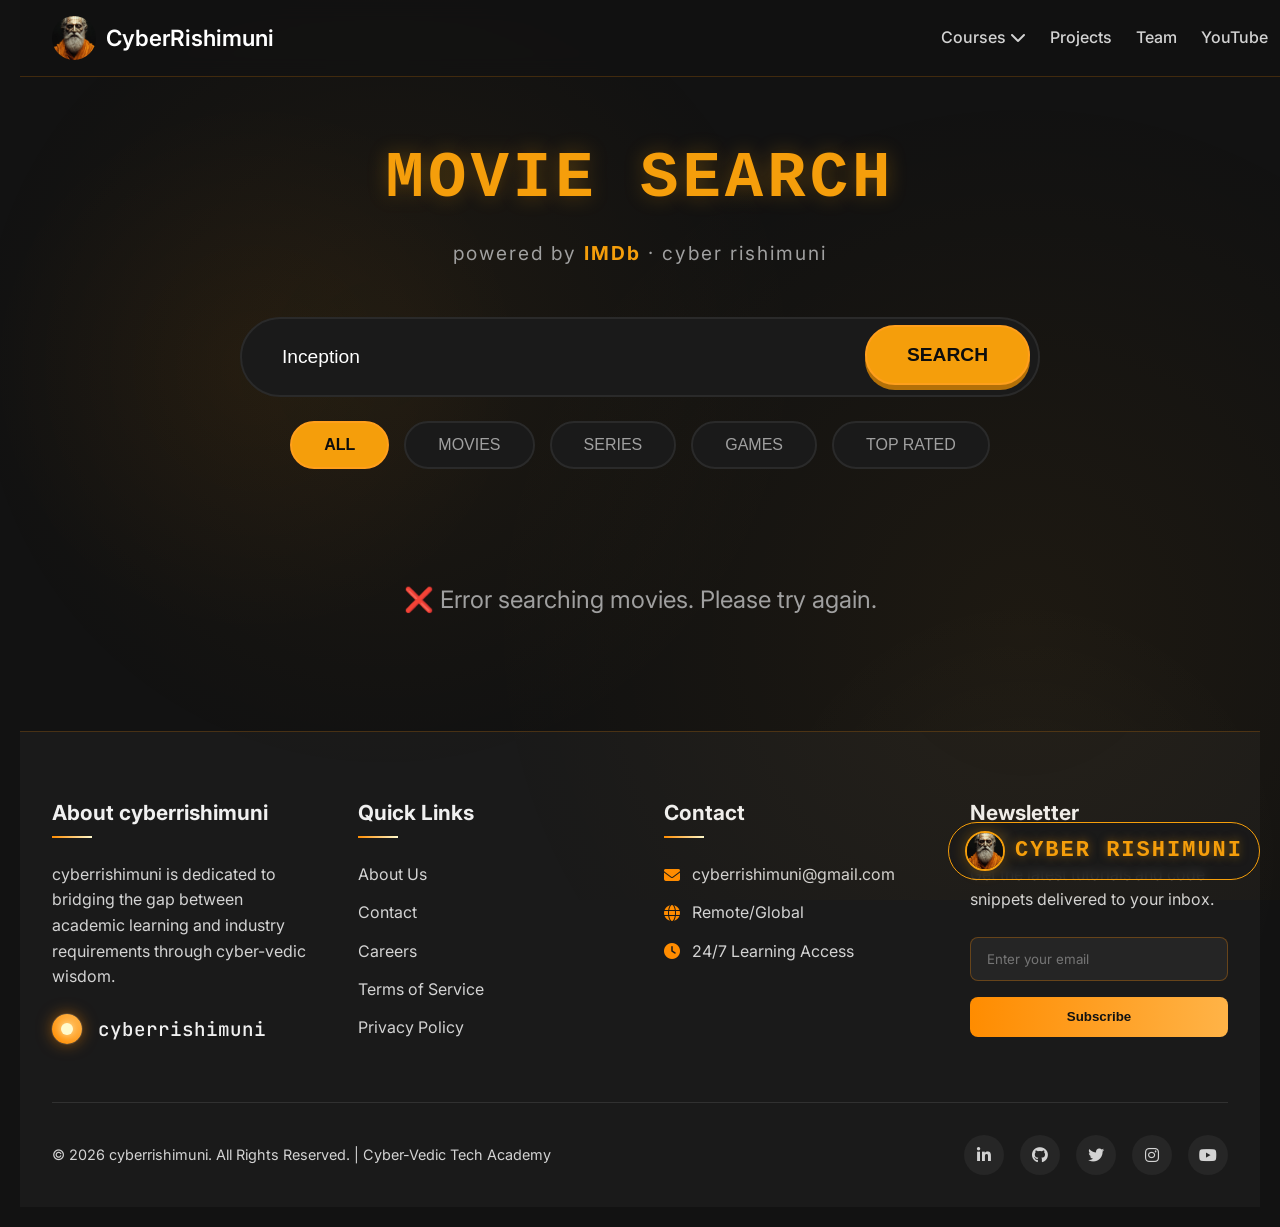
<file: projects/imdb.html>
<!DOCTYPE html>
<html lang="en">
<head>
    <meta charset="UTF-8">
    <meta name="viewport" content="width=device-width, initial-scale=1.0">
    <title>MovieSearch · IMDb · Cyber Rishimuni</title>
    <style>
        * {
            margin: 0;
            padding: 0;
            box-sizing: border-box;
        }

        body {
            min-height: 100vh;
            background: #0D0D0D;
            background: linear-gradient(145deg, #0D0D0D 0%, #121212 100%);
            font-family: 'Segoe UI', 'Arial', system-ui, sans-serif;
            margin: 0;
            padding: 20px;
            position: relative;
            overflow-x: hidden;
            color: #FFFFFF;
        }

        /* Cyber Rishimuni Logo - Bottom Right */
        .cyber-logo {
            position: fixed;
            bottom: 20px;
            right: 20px;
            z-index: 1000;
            display: flex;
            align-items: center;
            gap: 12px;
            cursor: pointer;
            font-family: "Segoe UI", sans-serif;
            transition: transform 0.3s ease;
        }

        .cyber-logo:hover {
            transform: scale(1.05);
            opacity: 0.9;
        }

        .cyber-logo img {
            width: 40px;
            height: 40px;
            border-radius: 50%;
            object-fit: cover;
            border: 2px solid #F59E0B;
            box-shadow: 0 0 15px rgba(245, 158, 11, 0.3);
        }

        .cyber-logo .logo-text {
            display: flex;
            align-items: center;
            gap: 10px;
            font-size: 22px;
            font-weight: 600;
            color: #F59E0B;
            letter-spacing: 2px;
            text-shadow: 0 0 10px rgba(245, 158, 11, 0.5);
            background: rgba(26, 26, 26, 0.8);
            padding: 8px 16px;
            border-radius: 30px;
            border: 1px solid #F59E0B;
            backdrop-filter: blur(5px);
            font-family: 'Courier New', monospace;
        }

        /* subtle background effect */
        .bg-bling {
            position: fixed;
            top: 0; left: 0; width: 100%; height: 100%;
            background: radial-gradient(circle at 30% 40%, rgba(245, 158, 11, 0.05) 0%, transparent 40%),
                        radial-gradient(circle at 80% 70%, rgba(245, 158, 11, 0.05) 0%, transparent 45%);
            pointer-events: none;
            z-index: 1;
        }

        /* main container */
        .container {
            max-width: 1400px;
            margin: 0 auto;
            position: relative;
            z-index: 10;
        }

        /* header */
        .header {
            text-align: center;
            margin-bottom: 3rem;
            padding-top: 2rem;
        }

        .header h1 {
            font-size: 4rem;
            font-weight: 800;
            color: #F59E0B;
            text-shadow: 0 0 20px rgba(245, 158, 11, 0.3);
            letter-spacing: 4px;
            font-family: 'Courier New', monospace;
            margin-bottom: 0.5rem;
        }

        .header p {
            color: #A0A0A0;
            font-size: 1.2rem;
            letter-spacing: 2px;
        }

        .header p span {
            color: #F59E0B;
            font-weight: bold;
        }

        /* search section */
        .search-section {
            max-width: 800px;
            margin: 0 auto 3rem;
        }

        .search-box {
            display: flex;
            gap: 15px;
            background: #1A1A1A;
            border: 2px solid #2A2A2A;
            border-radius: 60px;
            padding: 0.5rem;
            transition: all 0.3s ease;
        }

        .search-box:focus-within {
            border-color: #F59E0B;
            box-shadow: 0 0 30px rgba(245, 158, 11, 0.3);
        }

        .search-box input {
            flex: 1;
            background: transparent;
            border: none;
            padding: 1.2rem 2rem;
            font-size: 1.2rem;
            color: #FFFFFF;
            outline: none;
            font-family: 'Segoe UI', sans-serif;
        }

        .search-box input::placeholder {
            color: #A0A0A0;
            opacity: 0.6;
        }

        .search-box button {
            background: #F59E0B;
            border: none;
            padding: 1rem 2.5rem;
            border-radius: 50px;
            font-size: 1.2rem;
            font-weight: bold;
            color: #0D0D0D;
            cursor: pointer;
            transition: all 0.3s ease;
            border: 2px solid #FF9F1C;
            box-shadow: 0 5px 0 #b37008;
            transform: translateY(-2px);
        }

        .search-box button:hover {
            transform: translateY(0);
            box-shadow: 0 2px 0 #b37008;
        }

        .search-box button:active {
            transform: translateY(3px);
            box-shadow: 0 0 0 #b37008;
        }

        /* filters */
        .filters {
            display: flex;
            justify-content: center;
            gap: 15px;
            margin-top: 1.5rem;
            flex-wrap: wrap;
        }

        .filter-btn {
            background: #1A1A1A;
            border: 2px solid #2A2A2A;
            border-radius: 40px;
            padding: 0.8rem 2rem;
            color: #A0A0A0;
            font-size: 1rem;
            cursor: pointer;
            transition: all 0.3s ease;
        }

        .filter-btn:hover {
            border-color: #F59E0B;
            color: #F59E0B;
        }

        .filter-btn.active {
            background: #F59E0B;
            border-color: #FF9F1C;
            color: #0D0D0D;
            font-weight: bold;
        }

        /* loading */
        .loading {
            text-align: center;
            padding: 3rem;
            display: none;
        }

        .loading.active {
            display: block;
        }

        .spinner {
            width: 50px;
            height: 50px;
            border: 3px solid #2A2A2A;
            border-top-color: #F59E0B;
            border-radius: 50%;
            animation: spin 1s linear infinite;
            margin: 0 auto 1rem;
        }

        @keyframes spin {
            to { transform: rotate(360deg); }
        }

        /* results grid */
        .results-grid {
            display: grid;
            grid-template-columns: repeat(auto-fill, minmax(250px, 1fr));
            gap: 30px;
            margin-bottom: 3rem;
        }

        /* movie card */
        .movie-card {
            background: #1A1A1A;
            border: 2px solid #2A2A2A;
            border-radius: 30px;
            overflow: hidden;
            transition: all 0.3s ease;
            cursor: pointer;
            position: relative;
        }

        .movie-card:hover {
            transform: translateY(-10px);
            border-color: #F59E0B;
            box-shadow: 0 20px 30px -10px rgba(245, 158, 11, 0.3);
        }

        .movie-poster {
            position: relative;
            height: 350px;
            overflow: hidden;
        }

        .movie-poster img {
            width: 100%;
            height: 100%;
            object-fit: cover;
            transition: transform 0.5s ease;
        }

        .movie-card:hover .movie-poster img {
            transform: scale(1.1);
        }

        .movie-rating {
            position: absolute;
            top: 15px;
            right: 15px;
            background: #F59E0B;
            color: #0D0D0D;
            font-weight: bold;
            padding: 0.5rem 1rem;
            border-radius: 30px;
            font-size: 1rem;
            box-shadow: 0 0 20px rgba(245, 158, 11, 0.5);
            z-index: 2;
        }

        .movie-year {
            position: absolute;
            bottom: 15px;
            left: 15px;
            background: rgba(0, 0, 0, 0.8);
            color: #F59E0B;
            padding: 0.3rem 1rem;
            border-radius: 30px;
            font-size: 0.9rem;
            border: 1px solid #F59E0B;
        }

        .movie-info {
            padding: 1.5rem;
        }

        .movie-title {
            font-size: 1.2rem;
            font-weight: 600;
            color: #FFFFFF;
            margin-bottom: 0.5rem;
            white-space: nowrap;
            overflow: hidden;
            text-overflow: ellipsis;
        }

        .movie-genres {
            display: flex;
            flex-wrap: wrap;
            gap: 5px;
        }

        .genre-tag {
            background: #2A2A2A;
            color: #A0A0A0;
            padding: 0.2rem 0.8rem;
            border-radius: 20px;
            font-size: 0.8rem;
        }

        /* modal */
        .modal {
            display: none;
            position: fixed;
            top: 0;
            left: 0;
            width: 100%;
            height: 100%;
            background: rgba(0, 0, 0, 0.9);
            backdrop-filter: blur(10px);
            z-index: 2000;
            overflow-y: auto;
        }

        .modal.active {
            display: flex;
            align-items: center;
            justify-content: center;
        }

        .modal-content {
            background: #1A1A1A;
            border: 2px solid #F59E0B;
            border-radius: 60px;
            max-width: 1000px;
            width: 90%;
            max-height: 90vh;
            overflow-y: auto;
            position: relative;
            animation: modalSlideIn 0.5s ease;
        }

        @keyframes modalSlideIn {
            from {
                opacity: 0;
                transform: translateY(-50px);
            }
            to {
                opacity: 1;
                transform: translateY(0);
            }
        }

        .modal-close {
            position: absolute;
            top: 20px;
            right: 20px;
            background: #F59E0B;
            color: #0D0D0D;
            width: 40px;
            height: 40px;
            border-radius: 50%;
            display: flex;
            align-items: center;
            justify-content: center;
            font-size: 1.5rem;
            cursor: pointer;
            transition: all 0.3s ease;
            z-index: 10;
            border: 2px solid #FF9F1C;
        }

        .modal-close:hover {
            transform: rotate(90deg);
        }

        .modal-body {
            padding: 3rem;
        }

        .modal-grid {
            display: grid;
            grid-template-columns: 300px 1fr;
            gap: 30px;
        }

        .modal-poster {
            width: 100%;
            border-radius: 30px;
            border: 2px solid #F59E0B;
            box-shadow: 0 0 30px rgba(245, 158, 11, 0.3);
        }

        .modal-details h2 {
            font-size: 2.5rem;
            color: #F59E0B;
            margin-bottom: 1rem;
        }

        .modal-meta {
            display: flex;
            gap: 20px;
            margin-bottom: 1.5rem;
            color: #A0A0A0;
        }

        .modal-meta span {
            color: #F59E0B;
            font-weight: bold;
        }

        .modal-plot {
            color: #FFFFFF;
            line-height: 1.6;
            margin-bottom: 2rem;
            font-size: 1.1rem;
        }

        .modal-cast {
            display: grid;
            grid-template-columns: repeat(auto-fill, minmax(150px, 1fr));
            gap: 15px;
            margin-top: 1.5rem;
        }

        .cast-item {
            background: #0D0D0D;
            border: 1px solid #2A2A2A;
            border-radius: 20px;
            padding: 1rem;
            text-align: center;
        }

        .cast-item img {
            width: 60px;
            height: 60px;
            border-radius: 50%;
            object-fit: cover;
            border: 2px solid #F59E0B;
            margin-bottom: 0.5rem;
        }

        .cast-name {
            color: #FFFFFF;
            font-weight: 600;
            font-size: 0.9rem;
        }

        .cast-character {
            color: #F59E0B;
            font-size: 0.8rem;
        }

        .no-results {
            text-align: center;
            padding: 4rem;
            color: #A0A0A0;
            font-size: 1.5rem;
            grid-column: 1 / -1;
        }

        /* responsive */
        @media (max-width: 768px) {
            .header h1 {
                font-size: 2.5rem;
            }
            
            .modal-grid {
                grid-template-columns: 1fr;
            }
            
            .cyber-logo {
                bottom: 10px;
                right: 10px;
            }
            
            .cyber-logo .logo-text {
                font-size: 18px;
                padding: 6px 12px;
            }
            
            .cyber-logo img {
                width: 35px;
                height: 35px;
            }
        }

        @media (max-width: 450px) {
            .cyber-logo .logo-text {
                font-size: 14px;
                padding: 4px 8px;
            }
            .cyber-logo img {
                width: 30px;
                height: 30px;
            }
        }
    </style>
    <link rel="stylesheet" href="https://cdnjs.cloudflare.com/ajax/libs/font-awesome/6.4.0/css/all.min.css">
    <link rel="preconnect" href="https://fonts.googleapis.com">
    <link rel="preconnect" href="https://fonts.gstatic.com" crossorigin>
    <link rel="stylesheet" href="../style.css">
    <link href="https://fonts.googleapis.com/css2?family=Inter:wght@300;400;500;600;700&family=JetBrains+Mono:wght@300;400;500&display=swap" rel="stylesheet">
    <link rel="stylesheet" href="../style.css">
</head>
<body>
    <!-- Cyber-Vedic Header -->
    <header class="cyber-header">
        <div class="header-container">
           <a href="#" class="logo"
   style="
     display:flex;
     align-items:center;
     gap:10px;
     text-decoration:none;
     font-family:Inter, sans-serif;
     font-weight:600;
     font-size:clamp(1rem, 2.5vw, 1.4rem);
     color:#fff;
   ">

    <div class="logo-iconimg"
         style="
           width:clamp(32px, 5vw, 44px);
           height:clamp(32px, 5vw, 44px);
           border-radius:50%;
           overflow:hidden;
           flex-shrink:0;
         ">
        <img src="../image.jpg"
             alt="CyberRishimuni Logo"
             style="
               width:100%;
               height:100%;
               object-fit:cover;
               display:block;
             ">
    </div>

    <span style="white-space:nowrap;">CyberRishimuni</span>
</a>

            
            <button class="mobile-toggle" aria-label="Toggle Navigation"><span></span><span></span><span></span></button>
            <nav class="nav-menu">
                <ul class="nav-links">
                    <li class="dropdown">
                        <a href="#">Courses <i class="fas fa-chevron-down"></i></a>
                        <div class="dropdown-content">
                            <a href="#">Web Development</a>
                            <a href="#">Software Testing</a>
                            <a href="#">Data Analytics</a>
                        </div>
                    </li>
                    <li><a href="../learn.html">Projects</a></li>
                    <li><a href="../team.html">Team</a></li>
                    <li><a href="#">YouTube</a></li>
                </ul>
            </nav>
            
        </div>
        
   
    </header>
    <div class="bg-bling"></div>

    <div class="container">
        <!-- header -->
        <div class="header">
            <h1>MOVIE SEARCH</h1>
            <p>powered by <span>IMDb</span> · cyber rishimuni</p>
        </div>

        <!-- search section -->
        <div class="search-section">
            <div class="search-box">
                <input type="text" id="searchInput" placeholder="Search for movies... (e.g. Inception, Matrix, Avatar)" value="Inception">
                <button onclick="searchMovies()"> SEARCH</button>
            </div>
            
            <div class="filters">
                <button class="filter-btn active" onclick="filterMovies('all')">ALL</button>
                <button class="filter-btn" onclick="filterMovies('movie')">MOVIES</button>
                <button class="filter-btn" onclick="filterMovies('series')">SERIES</button>
                <button class="filter-btn" onclick="filterMovies('game')">GAMES</button>
                <button class="filter-btn" onclick="filterMovies('top')">TOP RATED</button>
            </div>
        </div>

        <!-- loading -->
        <div class="loading" id="loading">
            <div class="spinner"></div>
            <p style="color: #F59E0B;">Searching IMDb...</p>
        </div>

        <!-- results grid -->
        <div class="results-grid" id="resultsGrid"></div>
    </div>

    <!-- movie detail modal -->
    <div class="modal" id="movieModal">
        <div class="modal-content">
            <div class="modal-close" onclick="closeModal()">×</div>
            <div class="modal-body" id="modalBody"></div>
        </div>
    </div>

    <!-- Cyber Rishimuni Logo -->
    <div class="cyber-logo" onclick="window.open('https://cyberrishimuni.github.io/cyberrishimuni/', '_blank')">
        <div class="logo-text">
            <img src="../image.jpg" alt="Cyber Rishimuni Logo">
            CYBER RISHIMUNI
        </div>
    </div>

    <script>
        // OMDb API (free IMDb alternative)
        const API_KEY = '9ac029c2'; // Free public API key
        const BASE_URL = 'https://www.omdbapi.com/';
        
        let currentMovies = [];
        let currentFilter = 'all';

        // Search movies
        async function searchMovies() {
            const searchTerm = document.getElementById('searchInput').value.trim();
            
            if (!searchTerm) {
                alert('Please enter a movie title');
                return;
            }

            showLoading(true);

            try {
                const response = await fetch(`${BASE_URL}?apikey=${API_KEY}&s=${encodeURIComponent(searchTerm)}&type=movie`);
                const data = await response.json();

                if (data.Response === 'True') {
                    // Get detailed info for each movie
                    const movieDetails = await Promise.all(
                        data.Search.slice(0, 10).map(async (movie) => {
                            const detailResponse = await fetch(`${BASE_URL}?apikey=${API_KEY}&i=${movie.imdbID}&plot=short`);
                            return await detailResponse.json();
                        })
                    );
                    
                    currentMovies = movieDetails;
                    displayMovies(currentMovies);
                } else {
                    showError(data.Error || 'No movies found');
                }
            } catch (error) {
                console.error('Search error:', error);
                showError('Error searching movies. Please try again.');
            }

            showLoading(false);
        }

        // Display movies
        function displayMovies(movies) {
            const grid = document.getElementById('resultsGrid');
            
            if (!movies || movies.length === 0) {
                grid.innerHTML = '<div class="no-results">🎬 No movies found</div>';
                return;
            }

            let filteredMovies = movies;
            if (currentFilter === 'movie') {
                filteredMovies = movies.filter(m => m.Type === 'movie');
            } else if (currentFilter === 'series') {
                filteredMovies = movies.filter(m => m.Type === 'series');
            } else if (currentFilter === 'game') {
                filteredMovies = movies.filter(m => m.Type === 'game');
            } else if (currentFilter === 'top') {
                filteredMovies = [...movies].sort((a, b) => parseFloat(b.imdbRating) - parseFloat(a.imdbRating));
            }

            grid.innerHTML = filteredMovies.map(movie => `
                <div class="movie-card" onclick="showMovieDetails('${movie.imdbID}')">
                    <div class="movie-poster">
                        <img src="${movie.Poster !== 'N/A' ? movie.Poster : 'https://via.placeholder.com/300x450/F59E0B/000000?text=NO+POSTER'}" alt="${movie.Title}">
                        <div class="movie-rating">⭐ ${movie.imdbRating !== 'N/A' ? movie.imdbRating : 'N/A'}</div>
                        <div class="movie-year">${movie.Year}</div>
                    </div>
                    <div class="movie-info">
                        <div class="movie-title">${movie.Title}</div>
                        <div class="movie-genres">
                            ${movie.Genre ? movie.Genre.split(', ').slice(0, 2).map(g => 
                                `<span class="genre-tag">${g}</span>`
                            ).join('') : '<span class="genre-tag">N/A</span>'}
                        </div>
                    </div>
                </div>
            `).join('');
        }

        // Filter movies
        function filterMovies(filter) {
            currentFilter = filter;
            
            // Update active button
            document.querySelectorAll('.filter-btn').forEach(btn => {
                btn.classList.remove('active');
            });
            event.target.classList.add('active');
            
            displayMovies(currentMovies);
        }

        // Show movie details
        async function showMovieDetails(imdbID) {
            showLoading(true);

            try {
                const response = await fetch(`${BASE_URL}?apikey=${API_KEY}&i=${imdbID}&plot=full`);
                const movie = await response.json();

                const modalBody = document.getElementById('modalBody');
                
                // Parse actors and create cast HTML
                const cast = movie.Actors !== 'N/A' ? movie.Actors.split(', ') : [];
                const castHtml = cast.slice(0, 6).map(actor => `
                    <div class="cast-item">
                        <img src="https://via.placeholder.com/60x60/F59E0B/000000?text=${actor.charAt(0)}" alt="${actor}">
                        <div class="cast-name">${actor}</div>
                        <div class="cast-character">Actor</div>
                    </div>
                `).join('');

                modalBody.innerHTML = `
                    <div class="modal-grid">
                        <div>
                            <img class="modal-poster" src="${movie.Poster !== 'N/A' ? movie.Poster : 'https://via.placeholder.com/300x450/F59E0B/000000?text=NO+POSTER'}" alt="${movie.Title}">
                        </div>
                        <div class="modal-details">
                            <h2>${movie.Title} <span style="font-size: 1rem; color: #A0A0A0;">(${movie.Year})</span></h2>
                            
                            <div class="modal-meta">
                                <div>⭐ <span>${movie.imdbRating !== 'N/A' ? movie.imdbRating : 'N/A'}</span> /10</div>
                                <div>🎬 <span>${movie.Runtime !== 'N/A' ? movie.Runtime : 'N/A'}</span></div>
                                <div>📅 <span>${movie.Released !== 'N/A' ? movie.Released : 'N/A'}</span></div>
                            </div>
                            
                            <div class="modal-meta">
                                <div>🎭 <span>${movie.Genre !== 'N/A' ? movie.Genre : 'N/A'}</span></div>
                                <div>🌍 <span>${movie.Country !== 'N/A' ? movie.Country : 'N/A'}</span></div>
                            </div>
                            
                            <div class="modal-meta">
                                <div>🎥 <span>${movie.Director !== 'N/A' ? movie.Director : 'N/A'}</span></div>
                            </div>
                            
                            <div class="modal-plot">
                                ${movie.Plot !== 'N/A' ? movie.Plot : 'No plot available.'}
                            </div>
                            
                            <h3 style="color: #F59E0B; margin-bottom: 1rem;">🎭 Top Cast</h3>
                            <div class="modal-cast">
                                ${castHtml}
                            </div>
                            
                            <div style="margin-top: 2rem; color: #A0A0A0; font-size: 0.9rem;">
                                🏆 Awards: ${movie.Awards !== 'N/A' ? movie.Awards : 'N/A'}
                            </div>
                        </div>
                    </div>
                `;

                document.getElementById('movieModal').classList.add('active');
            } catch (error) {
                console.error('Details error:', error);
                alert('Error loading movie details');
            }

            showLoading(false);
        }

        // Close modal
        function closeModal() {
            document.getElementById('movieModal').classList.remove('active');
        }

        // Show/hide loading
        function showLoading(show) {
            document.getElementById('loading').classList.toggle('active', show);
        }

        // Show error
        function showError(message) {
            document.getElementById('resultsGrid').innerHTML = `
                <div class="no-results">
                    ❌ ${message}
                </div>
            `;
        }

        // Close modal on escape key
        document.addEventListener('keydown', (e) => {
            if (e.key === 'Escape') {
                closeModal();
            }
        });

        // Close modal on outside click
        document.getElementById('movieModal').addEventListener('click', (e) => {
            if (e.target.classList.contains('modal')) {
                closeModal();
            }
        });

        // Initial search on page load
        window.onload = () => {
            searchMovies();
        };
    </script>
<!-- Footer -->
    <footer class="footer">
        <div class="footer-container">
            <div class="footer-column">
                <h3>About cyberrishimuni</h3>
                <p style="color: var(--silver-text); margin-bottom: 1.5rem;">cyberrishimuni is dedicated to bridging the gap between academic learning and industry requirements through cyber-vedic wisdom.</p>
                <div class="logo" style="font-size: 1.2rem;">
                    <div class="logo-icon" style="width: 30px; height: 30px;"></div>
                    cyberrishimuni
                </div>
            </div>
            
            <div class="footer-column">
                <h3>Quick Links</h3>
                <ul class="footer-links">
                    <li><a href="#">About Us</a></li>
                    <li><a href="#">Contact</a></li>
                    <li><a href="#">Careers</a></li>
                    <li><a href="#">Terms of Service</a></li>
                    <li><a href="#">Privacy Policy</a></li>
                </ul>
            </div>
            
            <div class="footer-column">
                <h3>Contact</h3>
                <div class="contact-info">
                    <p><i class="fas fa-envelope"></i>cyberrishimuni@gmail.com</p>
                    <p><i class="fas fa-globe"></i> Remote/Global</p>
                    <p><i class="fas fa-clock"></i> 24/7 Learning Access</p>
                </div>
            </div>
            
            <div class="footer-column">
                <h3>Newsletter</h3>
                <p style="color: var(--silver-text); margin-bottom: 1.5rem;">Get the latest tutorials and code snippets delivered to your inbox.</p>
                <div class="newsletter">
                    <input type="email" placeholder="Enter your email">
                    <button class="btn-subscribe">Subscribe</button>
                </div>
            </div>
        </div>
        
        <div class="footer-bottom">
            <div class="copyright">
                © 2026 cyberrishimuni. All Rights Reserved. | Cyber-Vedic Tech Academy
            </div>
            <div class="social-icons">
                <a href="#"><i class="fab fa-linkedin-in"></i></a>
                <a href="#"><i class="fab fa-github"></i></a>
                <a href="#"><i class="fab fa-twitter"></i></a>
                <a href="#"><i class="fab fa-instagram"></i></a>
                <a href="#"><i class="fab fa-youtube"></i></a>
            </div>
        </div>
    </footer>

    <script>
    document.addEventListener('DOMContentLoaded', function() {
        const toggle = document.querySelector('.mobile-toggle');
        const nav = document.querySelector('.nav-menu');
        if (!toggle || !nav) return;

        toggle.addEventListener('click', function() {
            nav.classList.toggle('active');
            toggle.classList.toggle('open');
        });

        nav.querySelectorAll('a').forEach(link => {
            link.addEventListener('click', function() {
                if (window.innerWidth < 900) {
                    nav.classList.remove('active');
                    toggle.classList.remove('open');
                }
            });
        });
    });
    </script>
</body>
</html>
</file>
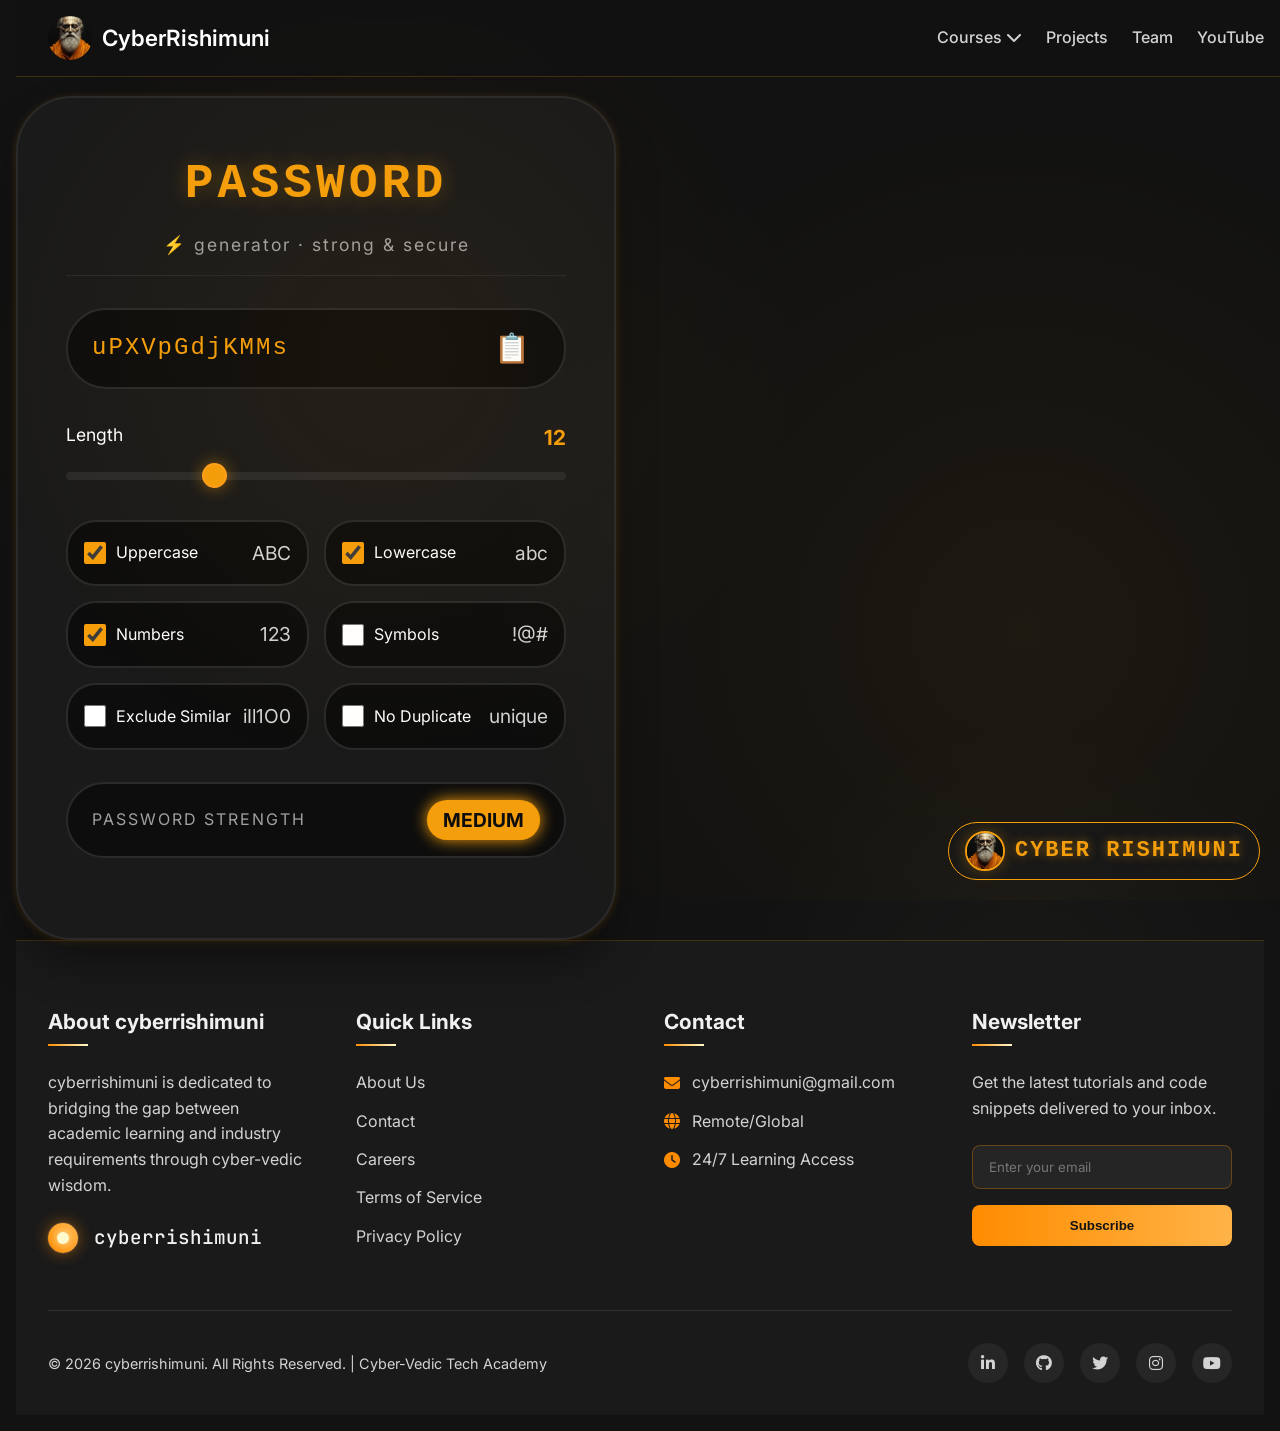
<file: projects/passwordgenerator.html>
<!DOCTYPE html>
<html lang="en">
<head>
    <meta charset="UTF-8">
    <meta name="viewport" content="width=device-width, initial-scale=1.0">
    <title>Password Generator · Cyber Rishimuni</title>
    <style>
        * {
            margin: 0;
            padding: 0;
            box-sizing: border-box;
            user-select: none;
        }

        body {
            min-height: 100vh;
            background: #0D0D0D;
            background: linear-gradient(145deg, #0D0D0D 0%, #121212 100%);
            font-family: 'Segoe UI', 'Arial', system-ui, sans-serif;
            display: flex;
            align-items: center;
            justify-content: center;
            margin: 0;
            padding: 16px;
            position: relative;
            overflow-x: hidden;
        }

        /* main card – dark theme */
        .password-card {
            background: #1A1A1A;
            backdrop-filter: blur(10px);
            -webkit-backdrop-filter: blur(10px);
            border-radius: 56px;
            box-shadow: 0 25px 45px -10px rgba(0, 0, 0, 0.5),
                        0 2px 8px rgba(245, 158, 11, 0.2);
            padding: 3rem 3rem;
            text-align: center;
            border: 2px solid #2A2A2A;
            transition: box-shadow 0.3s, border-color 0.3s;
            max-width: 600px;
            width: 100%;
        }

        .password-card:hover {
            box-shadow: 0 30px 55px -8px rgba(245, 158, 11, 0.15);
            border-color: #F59E0B;
        }

        /* header */
        .password-header {
            font-size: 3rem;
            font-weight: 800;
            color: #F59E0B;
            text-shadow: 0 0 20px rgba(245, 158, 11, 0.3);
            letter-spacing: 4px;
            margin-bottom: 0.5rem;
            font-family: 'Courier New', monospace;
        }

        .password-sub {
            font-size: 1.1rem;
            color: #A0A0A0;
            margin-bottom: 2rem;
            letter-spacing: 2px;
            border-bottom: 1px solid #2A2A2A;
            padding-bottom: 1rem;
        }

        /* password display */
        .password-display-section {
            background: #0D0D0D;
            border: 2px solid #2A2A2A;
            border-radius: 40px;
            padding: 1.2rem 1.5rem;
            margin-bottom: 2rem;
            display: flex;
            align-items: center;
            justify-content: space-between;
            gap: 10px;
            transition: all 0.3s ease;
        }

        .password-display-section:hover {
            border-color: #F59E0B;
            box-shadow: 0 0 20px rgba(245, 158, 11, 0.2);
        }

        #passwordDisplay {
            font-family: 'Courier New', monospace;
            font-size: 1.5rem;
            color: #F59E0B;
            word-break: break-all;
            text-align: left;
            flex: 1;
            letter-spacing: 2px;
        }

        .copy-btn {
            background: none;
            border: none;
            color: #A0A0A0;
            font-size: 1.8rem;
            cursor: pointer;
            padding: 0 10px;
            transition: all 0.3s ease;
        }

        .copy-btn:hover {
            color: #F59E0B;
            transform: scale(1.1);
        }

        /* length slider */
        .length-section {
            margin-bottom: 2rem;
            text-align: left;
        }

        .length-label {
            color: #FFFFFF;
            font-size: 1.1rem;
            margin-bottom: 0.5rem;
            display: flex;
            justify-content: space-between;
        }

        .length-label span {
            color: #F59E0B;
            font-weight: bold;
            font-size: 1.3rem;
        }

        .slider {
            width: 100%;
            height: 8px;
            border-radius: 10px;
            background: #2A2A2A;
            outline: none;
            -webkit-appearance: none;
        }

        .slider::-webkit-slider-thumb {
            -webkit-appearance: none;
            appearance: none;
            width: 25px;
            height: 25px;
            border-radius: 50%;
            background: #F59E0B;
            cursor: pointer;
            box-shadow: 0 0 15px rgba(245, 158, 11, 0.5);
            border: 2px solid #FF9F1C;
            transition: all 0.1s ease;
        }

        .slider::-webkit-slider-thumb:hover {
            transform: scale(1.1);
        }

        /* options grid */
        .options-section {
            display: grid;
            grid-template-columns: repeat(2, 1fr);
            gap: 15px;
            margin-bottom: 2rem;
        }

        .option-item {
            background: #0D0D0D;
            border: 2px solid #2A2A2A;
            border-radius: 30px;
            padding: 1rem;
            display: flex;
            align-items: center;
            gap: 10px;
            cursor: pointer;
            transition: all 0.3s ease;
        }

        .option-item:hover {
            border-color: #F59E0B;
            box-shadow: 0 0 15px rgba(245, 158, 11, 0.2);
        }

        .option-item input[type="checkbox"] {
            width: 22px;
            height: 22px;
            cursor: pointer;
            accent-color: #F59E0B;
        }

        .option-item label {
            color: #FFFFFF;
            font-size: 1rem;
            cursor: pointer;
            flex: 1;
            text-align: left;
        }

        .option-badge {
            font-size: 1.2rem;
        }

        /* strength meter */
        .strength-section {
            background: #0D0D0D;
            border: 2px solid #2A2A2A;
            border-radius: 40px;
            padding: 1rem 1.5rem;
            margin-bottom: 2rem;
            display: flex;
            align-items: center;
            justify-content: space-between;
        }

        .strength-label {
            color: #A0A0A0;
            font-size: 1rem;
            text-transform: uppercase;
            letter-spacing: 2px;
        }

        .strength-value {
            font-size: 1.2rem;
            font-weight: bold;
            padding: 0.3rem 1rem;
            border-radius: 30px;
            transition: all 0.3s ease;
        }

        .strength-weak {
            background: #dc2626;
            color: #FFFFFF;
            box-shadow: 0 0 15px #dc2626;
        }

        .strength-medium {
            background: #f59e0b;
            color: #0D0D0D;
            box-shadow: 0 0 15px #f59e0b;
        }

        .strength-strong {
            background: #10b981;
            color: #FFFFFF;
            box-shadow: 0 0 15px #10b981;
        }

        .strength-very-strong {
            background: #6366f1;
            color: #FFFFFF;
            box-shadow: 0 0 15px #6366f1;
        }

        /* generate button – amber theme */
        .generate-btn {
            display: none;
            background: #F59E0B;
            border: none;
            padding: 1.2rem 2rem;
            border-radius: 48px;
            font-size: 1.5rem;
            font-weight: bold;
            color: #0D0D0D;
            text-shadow: 0 2px 5px rgba(255, 255, 255, 0.3);
            box-shadow: 0 12px 0 #b37008, 0 8px 20px rgba(245, 158, 11, 0.3);
            cursor: pointer;
            transition: all 0.1s cubic-bezier(0.2, 0.9, 0.3, 1.2);
            border: 2px solid #FF9F1C;
            font-family: 'Segoe UI', sans-serif;
            width: 100%;
            transform: translateY(0);
            letter-spacing: 2px;
        }

        .generate-btn:active {
            transform: translateY(6px);
            box-shadow: 0 6px 0 #8e5a0a, 0 10px 20px rgba(245, 158, 11, 0.3);
        }

        /* Cyber Rishimuni Logo - EXACT same as counter app */
        .cyber-logo {
            position: fixed;
            bottom: 20px;
            right: 20px;
            z-index: 1000;
            display: flex;
            align-items: center;
            gap: 12px;
            cursor: pointer;
            font-family: "Segoe UI", sans-serif;
            transition: transform 0.3s ease;
        }

        .cyber-logo:hover {
            transform: scale(1.05);
            opacity: 0.9;
        }

        /* Logo Image */
        .cyber-logo img {
            width: 40px;
            height: 40px;
            border-radius: 50%;
            object-fit: cover;
            border: 2px solid #F59E0B;
            box-shadow: 0 0 15px rgba(245, 158, 11, 0.3);
        }

        /* Text */
        .cyber-logo .logo-text {
            display: flex;
            align-items: center;
            gap: 10px;
            font-size: 22px;
            font-weight: 600;
            color: #F59E0B;
            letter-spacing: 2px;
            text-shadow: 0 0 10px rgba(245, 158, 11, 0.5);
            background: rgba(26, 26, 26, 0.8);
            padding: 8px 16px;
            border-radius: 30px;
            border: 1px solid #F59E0B;
            backdrop-filter: blur(5px);
            font-family: 'Courier New', monospace;
        }

        /* Decoration Square */
        .logo-decoration {
            width: 10px;
            height: 40px;
            background: linear-gradient(180deg, #ff9800, #ff6a00);
            border-radius: 3px;
            transition: box-shadow 0.3s ease;
        }

        .cyber-logo:hover .logo-decoration {
            box-shadow: 0 0 10px #ff9800;
        }

        /* subtle background effect */
        .bg-bling {
            position: fixed;
            top: 0; left: 0; width: 100%; height: 100%;
            background: radial-gradient(circle at 30% 40%, rgba(245, 158, 11, 0.05) 0%, transparent 40%),
                        radial-gradient(circle at 80% 70%, rgba(245, 158, 11, 0.05) 0%, transparent 45%);
            pointer-events: none;
            z-index: 1;
        }

        /* small screen adaptation */
        @media (max-width: 550px) {
            .password-card {
                padding: 2rem 1.5rem;
            }
            .password-header {
                font-size: 2.2rem;
            }
            .options-section {
                grid-template-columns: 1fr;
            }
            #passwordDisplay {
                font-size: 1.2rem;
            }
            .cyber-logo { 
                bottom: 10px; 
                right: 10px; 
            }
            .cyber-logo .logo-text { 
                font-size: 18px; 
                padding: 6px 12px; 
            }
            .cyber-logo img { 
                width: 35px; 
                height: 35px; 
            }
            .logo-decoration { 
                height: 35px; 
            }
        }

        @media (max-width: 450px) {
            .cyber-logo .logo-text { 
                font-size: 14px; 
                padding: 4px 8px; 
            }
            .cyber-logo img { 
                width: 30px; 
                height: 30px; 
            }
            .logo-decoration { 
                height: 30px; 
                width: 8px;
            }
            .password-header {
                font-size: 1.8rem;
            }
            .generate-btn {
                font-size: 1.2rem;
            }
        }

        /* ultra-wide screens */
        @media (min-width: 1600px) {
            .cyber-logo { bottom: 30px; right: 30px; }
            .cyber-logo .logo-text { font-size: 28px; }
        }
    </style>
    <link rel="stylesheet" href="https://cdnjs.cloudflare.com/ajax/libs/font-awesome/6.4.0/css/all.min.css">
    <link rel="preconnect" href="https://fonts.googleapis.com">
    <link rel="preconnect" href="https://fonts.gstatic.com" crossorigin>
    <link rel="stylesheet" href="../style.css">
    <link href="https://fonts.googleapis.com/css2?family=Inter:wght@300;400;500;600;700&family=JetBrains+Mono:wght@300;400;500&display=swap" rel="stylesheet">
    <link rel="stylesheet" href="../style.css">
</head>
<body>
    <!-- Cyber-Vedic Header -->
    <header class="cyber-header">
        <div class="header-container">
           <a href="#" class="logo"
   style="
     display:flex;
     align-items:center;
     gap:10px;
     text-decoration:none;
     font-family:Inter, sans-serif;
     font-weight:600;
     font-size:clamp(1rem, 2.5vw, 1.4rem);
     color:#fff;
   ">

    <div class="logo-iconimg"
         style="
           width:clamp(32px, 5vw, 44px);
           height:clamp(32px, 5vw, 44px);
           border-radius:50%;
           overflow:hidden;
           flex-shrink:0;
         ">
        <img src="../image.jpg"
             alt="CyberRishimuni Logo"
             style="
               width:100%;
               height:100%;
               object-fit:cover;
               display:block;
             ">
    </div>

    <span style="white-space:nowrap;">CyberRishimuni</span>
</a>

            
            <button class="mobile-toggle" aria-label="Toggle Navigation"><span></span><span></span><span></span></button>
            <nav class="nav-menu">
                <ul class="nav-links">
                    <li class="dropdown">
                        <a href="#">Courses <i class="fas fa-chevron-down"></i></a>
                        <div class="dropdown-content">
                            <a href="#">Web Development</a>
                            <a href="#">Software Testing</a>
                            <a href="#">Data Analytics</a>
                        </div>
                    </li>
                    <li><a href="../learn.html">Projects</a></li>
                    <li><a href="../team.html">Team</a></li>
                    <li><a href="#">YouTube</a></li>
                </ul>
            </nav>
            
        </div>
        
   
    </header>
    <!-- background spark -->
    <div class="bg-bling"></div>

    <!-- main password card -->
    <div class="password-card">
        <div class="password-header">PASSWORD</div>
        <div class="password-sub">⚡ generator · strong & secure</div>
        
        <!-- password display -->
        <div class="password-display-section">
            <div id="passwordDisplay">Click Generate</div>
            <button class="copy-btn" id="copyBtn" title="Copy to clipboard">📋</button>
        </div>

        <!-- length slider -->
        <div class="length-section">
            <div class="length-label">
                Length <span id="lengthValue">12</span>
            </div>
            <input type="range" class="slider" id="lengthSlider" min="4" max="32" value="12">
        </div>

        <!-- options - user choice -->
        <div class="options-section">
            <div class="option-item">
                <input type="checkbox" id="uppercase" checked>
                <label for="uppercase">Uppercase</label>
                <span class="option-badge">ABC</span>
            </div>
            <div class="option-item">
                <input type="checkbox" id="lowercase" checked>
                <label for="lowercase">Lowercase</label>
                <span class="option-badge">abc</span>
            </div>
            <div class="option-item">
                <input type="checkbox" id="numbers" checked>
                <label for="numbers">Numbers</label>
                <span class="option-badge">123</span>
            </div>
            <div class="option-item">
                <input type="checkbox" id="symbols">
                <label for="symbols">Symbols</label>
                <span class="option-badge">!@#</span>
            </div>
            <div class="option-item">
                <input type="checkbox" id="excludeSimilar">
                <label for="excludeSimilar">Exclude Similar</label>
                <span class="option-badge">iIl1O0</span>
            </div>
            <div class="option-item">
                <input type="checkbox" id="noDuplicate">
                <label for="noDuplicate">No Duplicate</label>
                <span class="option-badge">unique</span>
            </div>
        </div>

        <!-- strength meter -->
        <div class="strength-section">
            <span class="strength-label">Password Strength</span>
            <span class="strength-value" id="strengthValue">MEDIUM</span>
        </div>

        <!-- generate button -->
        <button class="generate-btn" id="generateBtn"></button>
    </div>

    <!-- Cyber Rishimuni Logo - EXACT same as counter app with image.jpg -->
    <div class="cyber-logo" onclick="window.open('https://cyberrishimuni.github.io/cyberrishimuni/', '_blank')">
        <div class="logo-text">
            <img src="../image.jpg" alt="Cyber Rishimuni Logo">
            CYBER RISHIMUNI
        </div>
    </div>

    <script>
        (function() {
            // DOM elements
            const passwordDisplay = document.getElementById('passwordDisplay');
            const generateBtn = document.getElementById('generateBtn');
            const copyBtn = document.getElementById('copyBtn');
            const lengthSlider = document.getElementById('lengthSlider');
            const lengthValue = document.getElementById('lengthValue');
            const strengthValue = document.getElementById('strengthValue');

            // Checkboxes
            const uppercaseCheck = document.getElementById('uppercase');
            const lowercaseCheck = document.getElementById('lowercase');
            const numbersCheck = document.getElementById('numbers');
            const symbolsCheck = document.getElementById('symbols');
            const excludeSimilarCheck = document.getElementById('excludeSimilar');
            const noDuplicateCheck = document.getElementById('noDuplicate');

            // Character sets
            const uppercaseChars = 'ABCDEFGHJKLMNPQRSTUVWXYZ'; // Removed I, O to avoid confusion
            const lowercaseChars = 'abcdefghijkmnopqrstuvwxyz'; // Removed l
            const numberChars = '23456789'; // Removed 0,1
            const symbolChars = '!@#$%^&*()_+-=[]{}|;:,.<>?';
            
            const similarChars = 'il1Lo0O';

            // Update length display
            lengthSlider.addEventListener('input', () => {
                lengthValue.textContent = lengthSlider.value;
            });

            // Generate password
            function generatePassword() {
                let chars = '';
                let password = '';

                // Build character set based on selections
                if (uppercaseCheck.checked) chars += uppercaseChars;
                if (lowercaseCheck.checked) chars += lowercaseChars;
                if (numbersCheck.checked) chars += numberChars;
                if (symbolsCheck.checked) chars += symbolChars;

                // Check if at least one option is selected
                if (chars === '') {
                    alert('Select at least one character type!');
                    return '';
                }

                const length = parseInt(lengthSlider.value);
                let availableChars = chars;

                // Generate password
                for (let i = 0; i < length; i++) {
                    let randomChar;
                    
                    if (noDuplicateCheck.checked) {
                        // Ensure no duplicate characters
                        do {
                            randomChar = availableChars[Math.floor(Math.random() * availableChars.length)];
                        } while (password.includes(randomChar) && availableChars.length > password.length);
                    } else {
                        randomChar = availableChars[Math.floor(Math.random() * availableChars.length)];
                    }

                    // Check for similar characters if option is selected
                    if (excludeSimilarCheck.checked) {
                        while (similarChars.includes(randomChar)) {
                            randomChar = availableChars[Math.floor(Math.random() * availableChars.length)];
                        }
                    }

                    password += randomChar;
                }

                return password;
            }

            // Calculate password strength
            function calculateStrength(password) {
                let score = 0;
                
                // Length score
                if (password.length >= 8) score += 1;
                if (password.length >= 12) score += 1;
                if (password.length >= 16) score += 1;
                if (password.length >= 24) score += 1;

                // Character variety score
                if (/[A-Z]/.test(password)) score += 1;
                if (/[a-z]/.test(password)) score += 1;
                if (/[0-9]/.test(password)) score += 1;
                if (/[^A-Za-z0-9]/.test(password)) score += 2;

                // Determine strength level
                if (score <= 2) return { text: 'WEAK', class: 'strength-weak' };
                if (score <= 4) return { text: 'MEDIUM', class: 'strength-medium' };
                if (score <= 6) return { text: 'STRONG', class: 'strength-strong' };
                return { text: 'VERY STRONG', class: 'strength-very-strong' };
            }

            // Update password display and strength
            function updatePassword() {
                const password = generatePassword();
                if (password) {
                    passwordDisplay.textContent = password;
                    
                    const strength = calculateStrength(password);
                    strengthValue.textContent = strength.text;
                    strengthValue.className = 'strength-value ' + strength.class;
                }
            }

            // Copy to clipboard
            async function copyPassword() {
                if (passwordDisplay.textContent && passwordDisplay.textContent !== 'Click Generate') {
                    try {
                        await navigator.clipboard.writeText(passwordDisplay.textContent);
                        
                        // Visual feedback
                        const originalText = copyBtn.textContent;
                        copyBtn.textContent = '✓';
                        setTimeout(() => {
                            copyBtn.textContent = originalText;
                        }, 1500);
                    } catch (err) {
                        alert('Failed to copy!');
                    }
                }
            }

            // Event listeners
            generateBtn.addEventListener('click', updatePassword);
            copyBtn.addEventListener('click', copyPassword);

            // Update on option change
            [uppercaseCheck, lowercaseCheck, numbersCheck, symbolsCheck, excludeSimilarCheck, noDuplicateCheck].forEach(checkbox => {
                checkbox.addEventListener('change', () => {
                    if (passwordDisplay.textContent !== 'Click Generate') {
                        updatePassword();
                    }
                });
            });

            // Update on length change
            lengthSlider.addEventListener('input', () => {
                if (passwordDisplay.textContent !== 'Click Generate') {
                    updatePassword();
                }
            });

            // Generate initial password
            updatePassword();

            // Ensure at least one option is always checked
            function validateOptions() {
                if (!uppercaseCheck.checked && !lowercaseCheck.checked && !numbersCheck.checked && !symbolsCheck.checked) {
                    // Default to lowercase if none selected
                    lowercaseCheck.checked = true;
                }
            }

            [uppercaseCheck, lowercaseCheck, numbersCheck, symbolsCheck].forEach(checkbox => {
                checkbox.addEventListener('change', validateOptions);
            });
        })();
    </script>
<!-- Footer -->
    <footer class="footer">
        <div class="footer-container">
            <div class="footer-column">
                <h3>About cyberrishimuni</h3>
                <p style="color: var(--silver-text); margin-bottom: 1.5rem;">cyberrishimuni is dedicated to bridging the gap between academic learning and industry requirements through cyber-vedic wisdom.</p>
                <div class="logo" style="font-size: 1.2rem;">
                    <div class="logo-icon" style="width: 30px; height: 30px;"></div>
                    cyberrishimuni
                </div>
            </div>
            
            <div class="footer-column">
                <h3>Quick Links</h3>
                <ul class="footer-links">
                    <li><a href="#">About Us</a></li>
                    <li><a href="#">Contact</a></li>
                    <li><a href="#">Careers</a></li>
                    <li><a href="#">Terms of Service</a></li>
                    <li><a href="#">Privacy Policy</a></li>
                </ul>
            </div>
            
            <div class="footer-column">
                <h3>Contact</h3>
                <div class="contact-info">
                    <p><i class="fas fa-envelope"></i>cyberrishimuni@gmail.com</p>
                    <p><i class="fas fa-globe"></i> Remote/Global</p>
                    <p><i class="fas fa-clock"></i> 24/7 Learning Access</p>
                </div>
            </div>
            
            <div class="footer-column">
                <h3>Newsletter</h3>
                <p style="color: var(--silver-text); margin-bottom: 1.5rem;">Get the latest tutorials and code snippets delivered to your inbox.</p>
                <div class="newsletter">
                    <input type="email" placeholder="Enter your email">
                    <button class="btn-subscribe">Subscribe</button>
                </div>
            </div>
        </div>
        
        <div class="footer-bottom">
            <div class="copyright">
                © 2026 cyberrishimuni. All Rights Reserved. | Cyber-Vedic Tech Academy
            </div>
            <div class="social-icons">
                <a href="#"><i class="fab fa-linkedin-in"></i></a>
                <a href="#"><i class="fab fa-github"></i></a>
                <a href="#"><i class="fab fa-twitter"></i></a>
                <a href="#"><i class="fab fa-instagram"></i></a>
                <a href="#"><i class="fab fa-youtube"></i></a>
            </div>
        </div>
    </footer>

    <script>
    document.addEventListener('DOMContentLoaded', function() {
        const toggle = document.querySelector('.mobile-toggle');
        const nav = document.querySelector('.nav-menu');
        if (!toggle || !nav) return;

        toggle.addEventListener('click', function() {
            nav.classList.toggle('active');
            toggle.classList.toggle('open');
        });

        nav.querySelectorAll('a').forEach(link => {
            link.addEventListener('click', function() {
                if (window.innerWidth < 900) {
                    nav.classList.remove('active');
                    toggle.classList.remove('open');
                }
            });
        });
    });
    </script>
</body>
</html>
</file>
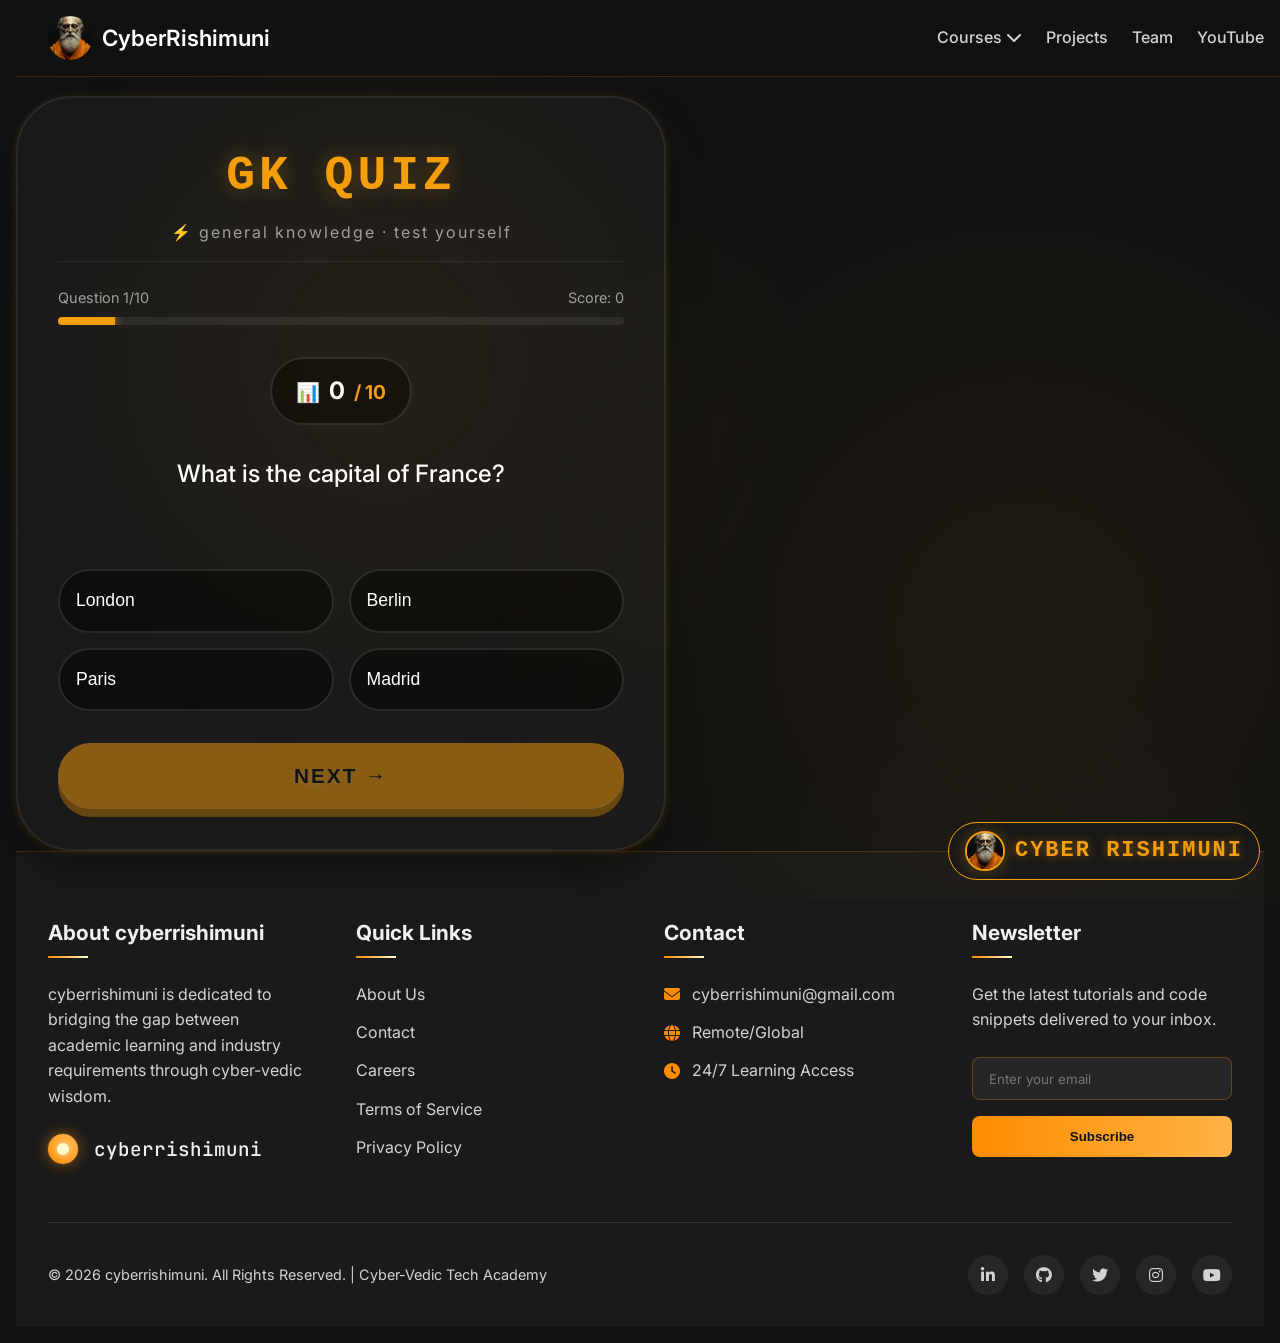
<file: projects/quizgame.html>
<!DOCTYPE html>
<html lang="en">
<head>
    <meta charset="UTF-8">
    <meta name="viewport" content="width=device-width, initial-scale=1.0">
    <title>GK Quiz · Cyber Rishimuni</title>
    <style>
        * {
            margin: 0;
            padding: 0;
            box-sizing: border-box;
            user-select: none;
        }

        body {
            min-height: 100vh;
            background: #0D0D0D;
            background: linear-gradient(145deg, #0D0D0D 0%, #121212 100%);
            font-family: 'Segoe UI', 'Arial', system-ui, sans-serif;
            display: flex;
            align-items: center;
            justify-content: center;
            margin: 0;
            padding: 16px;
            position: relative;
            overflow-x: hidden;
        }

        /* main card – dark theme */
        .quiz-card {
            background: #1A1A1A;
            backdrop-filter: blur(10px);
            -webkit-backdrop-filter: blur(10px);
            border-radius: 56px;
            box-shadow: 0 25px 45px -10px rgba(0, 0, 0, 0.5),
                        0 2px 8px rgba(245, 158, 11, 0.2);
            padding: 2.5rem 2.5rem;
            text-align: center;
            border: 2px solid #2A2A2A;
            transition: box-shadow 0.3s, border-color 0.3s;
            max-width: 650px;
            width: 100%;
            min-height: 500px;
            display: flex;
            flex-direction: column;
        }

        .quiz-card:hover {
            box-shadow: 0 30px 55px -8px rgba(245, 158, 11, 0.15);
            border-color: #F59E0B;
        }

        /* header */
        .quiz-header {
            font-size: 3rem;
            font-weight: 800;
            color: #F59E0B;
            text-shadow: 0 0 20px rgba(245, 158, 11, 0.3);
            letter-spacing: 4px;
            margin-bottom: 0.3rem;
            font-family: 'Courier New', monospace;
        }

        .quiz-sub {
            font-size: 1rem;
            color: #A0A0A0;
            margin-bottom: 1.5rem;
            letter-spacing: 2px;
            border-bottom: 1px solid #2A2A2A;
            padding-bottom: 1rem;
        }

        /* progress bar */
        .progress-section {
            margin-bottom: 2rem;
        }

        .progress-info {
            display: flex;
            justify-content: space-between;
            color: #A0A0A0;
            font-size: 0.9rem;
            margin-bottom: 0.5rem;
        }

        .progress-bar {
            width: 100%;
            height: 8px;
            background: #2A2A2A;
            border-radius: 10px;
            overflow: hidden;
        }

        .progress-fill {
            height: 100%;
            background: #F59E0B;
            width: 0%;
            transition: width 0.3s ease;
            box-shadow: 0 0 10px #F59E0B;
        }

        /* score display */
        .score-display {
            background: #0D0D0D;
            border: 2px solid #2A2A2A;
            border-radius: 40px;
            padding: 0.8rem 1.5rem;
            display: inline-block;
            margin-bottom: 2rem;
            color: #F59E0B;
            font-size: 1.2rem;
            font-weight: bold;
            align-self: center;
        }

        .score-display span {
            color: #FFFFFF;
            font-size: 1.5rem;
            margin: 0 5px;
        }

        /* question container */
        .question-container {
            flex: 1;
            display: flex;
            flex-direction: column;
        }

        .question-text {
            color: #FFFFFF;
            font-size: 1.5rem;
            margin-bottom: 2rem;
            line-height: 1.4;
            font-weight: 500;
            min-height: 80px;
        }

        /* options grid */
        .options-grid {
            display: grid;
            grid-template-columns: repeat(2, 1fr);
            gap: 15px;
            margin-bottom: 2rem;
        }

        .option-btn {
            background: #0D0D0D;
            border: 2px solid #2A2A2A;
            border-radius: 40px;
            padding: 1.2rem 1rem;
            font-size: 1.1rem;
            color: #FFFFFF;
            cursor: pointer;
            transition: all 0.3s ease;
            text-align: left;
            font-family: 'Segoe UI', sans-serif;
            word-break: break-word;
        }

        .option-btn:hover:not(:disabled) {
            border-color: #F59E0B;
            box-shadow: 0 0 15px rgba(245, 158, 11, 0.3);
            transform: scale(1.02);
        }

        .option-btn.correct {
            background: #10b98120;
            border-color: #10b981;
            color: #10b981;
            animation: pulse 0.5s ease;
        }

        .option-btn.wrong {
            background: #dc262620;
            border-color: #dc2626;
            color: #dc2626;
            animation: shake 0.3s ease;
        }

        .option-btn:disabled {
            opacity: 0.6;
            cursor: not-allowed;
        }

        @keyframes pulse {
            0%, 100% { transform: scale(1); }
            50% { transform: scale(1.05); }
        }

        @keyframes shake {
            0%, 100% { transform: translateX(0); }
            25% { transform: translateX(-5px); }
            75% { transform: translateX(5px); }
        }

        /* next button */
        .next-btn {
            background: #F59E0B;
            border: none;
            padding: 1.2rem 2rem;
            border-radius: 48px;
            font-size: 1.3rem;
            font-weight: bold;
            color: #0D0D0D;
            text-shadow: 0 2px 5px rgba(255, 255, 255, 0.3);
            box-shadow: 0 8px 0 #b37008, 0 5px 15px rgba(245, 158, 11, 0.3);
            cursor: pointer;
            transition: all 0.1s cubic-bezier(0.2, 0.9, 0.3, 1.2);
            border: 2px solid #FF9F1C;
            font-family: 'Segoe UI', sans-serif;
            width: 100%;
            transform: translateY(0);
            letter-spacing: 2px;
            margin-top: auto;
        }

        .next-btn:active {
            transform: translateY(5px);
            box-shadow: 0 3px 0 #8e5a0a, 0 8px 15px rgba(245, 158, 11, 0.3);
        }

        .next-btn:disabled {
            opacity: 0.5;
            transform: translateY(0);
            box-shadow: 0 8px 0 #b37008;
            cursor: not-allowed;
        }

        /* restart button */
        .restart-btn {
            background: transparent;
            border: 2px solid #2A2A2A;
            padding: 1rem;
            border-radius: 40px;
            font-size: 1rem;
            color: #A0A0A0;
            cursor: pointer;
            transition: all 0.3s ease;
            font-family: 'Segoe UI', sans-serif;
            width: 100%;
            margin-top: 1rem;
        }

        .restart-btn:hover {
            border-color: #F59E0B;
            color: #F59E0B;
            box-shadow: 0 0 15px rgba(245, 158, 11, 0.2);
        }

        /* result screen */
        .result-screen {
            text-align: center;
            padding: 2rem 0;
        }

        .final-score {
            font-size: 5rem;
            color: #F59E0B;
            text-shadow: 0 0 30px rgba(245, 158, 11, 0.5);
            margin-bottom: 1rem;
        }

        .final-message {
            color: #FFFFFF;
            font-size: 1.8rem;
            margin-bottom: 2rem;
        }

        .final-stats {
            color: #A0A0A0;
            font-size: 1.2rem;
            margin-bottom: 2rem;
            line-height: 2;
        }

        /* Cyber Rishimuni Logo - EXACT same as counter app */
        .cyber-logo {
            position: fixed;
            bottom: 20px;
            right: 20px;
            z-index: 1000;
            display: flex;
            align-items: center;
            gap: 12px;
            cursor: pointer;
            font-family: "Segoe UI", sans-serif;
            transition: transform 0.3s ease;
        }

        .cyber-logo:hover {
            transform: scale(1.05);
            opacity: 0.9;
        }

        /* Logo Image */
        .cyber-logo img {
            width: 40px;
            height: 40px;
            border-radius: 50%;
            object-fit: cover;
            border: 2px solid #F59E0B;
            box-shadow: 0 0 15px rgba(245, 158, 11, 0.3);
        }

        /* Text */
        .cyber-logo .logo-text {
            display: flex;
            align-items: center;
            gap: 10px;
            font-size: 22px;
            font-weight: 600;
            color: #F59E0B;
            letter-spacing: 2px;
            text-shadow: 0 0 10px rgba(245, 158, 11, 0.5);
            background: rgba(26, 26, 26, 0.8);
            padding: 8px 16px;
            border-radius: 30px;
            border: 1px solid #F59E0B;
            backdrop-filter: blur(5px);
            font-family: 'Courier New', monospace;
        }

        /* Decoration Square */
        .logo-decoration {
            width: 10px;
            height: 40px;
            background: linear-gradient(180deg, #ff9800, #ff6a00);
            border-radius: 3px;
            transition: box-shadow 0.3s ease;
        }

        .cyber-logo:hover .logo-decoration {
            box-shadow: 0 0 10px #ff9800;
        }

        /* subtle background effect */
        .bg-bling {
            position: fixed;
            top: 0; left: 0; width: 100%; height: 100%;
            background: radial-gradient(circle at 30% 40%, rgba(245, 158, 11, 0.05) 0%, transparent 40%),
                        radial-gradient(circle at 80% 70%, rgba(245, 158, 11, 0.05) 0%, transparent 45%);
            pointer-events: none;
            z-index: 1;
        }

        /* small screen adaptation */
        @media (max-width: 550px) {
            .quiz-card {
                padding: 1.5rem 1.2rem;
            }
            .quiz-header {
                font-size: 2.2rem;
            }
            .question-text {
                font-size: 1.2rem;
            }
            .options-grid {
                grid-template-columns: 1fr;
            }
            .option-btn {
                padding: 1rem;
                font-size: 1rem;
            }
            .final-score {
                font-size: 4rem;
            }
            .final-message {
                font-size: 1.4rem;
            }
            .cyber-logo { 
                bottom: 10px; 
                right: 10px; 
            }
            .cyber-logo .logo-text { 
                font-size: 18px; 
                padding: 6px 12px; 
            }
            .cyber-logo img { 
                width: 35px; 
                height: 35px; 
            }
            .logo-decoration { 
                height: 35px; 
            }
        }

        @media (max-width: 450px) {
            .cyber-logo .logo-text { 
                font-size: 14px; 
                padding: 4px 8px; 
            }
            .cyber-logo img { 
                width: 30px; 
                height: 30px; 
            }
            .logo-decoration { 
                height: 30px; 
                width: 8px;
            }
        }

        /* ultra-wide screens */
        @media (min-width: 1600px) {
            .cyber-logo { bottom: 30px; right: 30px; }
            .cyber-logo .logo-text { font-size: 28px; }
        }
    </style>
    <link rel="stylesheet" href="https://cdnjs.cloudflare.com/ajax/libs/font-awesome/6.4.0/css/all.min.css">
    <link rel="preconnect" href="https://fonts.googleapis.com">
    <link rel="preconnect" href="https://fonts.gstatic.com" crossorigin>
    <link rel="stylesheet" href="../style.css">
    <link href="https://fonts.googleapis.com/css2?family=Inter:wght@300;400;500;600;700&family=JetBrains+Mono:wght@300;400;500&display=swap" rel="stylesheet">
    <link rel="stylesheet" href="../style.css">
</head>
<body>
    <!-- Cyber-Vedic Header -->
    <header class="cyber-header">
        <div class="header-container">
           <a href="#" class="logo"
   style="
     display:flex;
     align-items:center;
     gap:10px;
     text-decoration:none;
     font-family:Inter, sans-serif;
     font-weight:600;
     font-size:clamp(1rem, 2.5vw, 1.4rem);
     color:#fff;
   ">

    <div class="logo-iconimg"
         style="
           width:clamp(32px, 5vw, 44px);
           height:clamp(32px, 5vw, 44px);
           border-radius:50%;
           overflow:hidden;
           flex-shrink:0;
         ">
        <img src="../image.jpg"
             alt="CyberRishimuni Logo"
             style="
               width:100%;
               height:100%;
               object-fit:cover;
               display:block;
             ">
    </div>

    <span style="white-space:nowrap;">CyberRishimuni</span>
</a>

            
            <button class="mobile-toggle" aria-label="Toggle Navigation"><span></span><span></span><span></span></button>
            <nav class="nav-menu">
                <ul class="nav-links">
                    <li class="dropdown">
                        <a href="#">Courses <i class="fas fa-chevron-down"></i></a>
                        <div class="dropdown-content">
                            <a href="#">Web Development</a>
                            <a href="#">Software Testing</a>
                            <a href="#">Data Analytics</a>
                        </div>
                    </li>
                    <li><a href="../learn.html">Projects</a></li>
                    <li><a href="../team.html">Team</a></li>
                    <li><a href="#">YouTube</a></li>
                </ul>
            </nav>
            
        </div>
        
   
    </header>
    <!-- background spark -->
    <div class="bg-bling"></div>

    <!-- main quiz card -->
    <div class="quiz-card" id="quizCard">
        <!-- content will be dynamically populated -->
    </div>

    <!-- Cyber Rishimuni Logo - EXACT same as counter app with image.jpg -->
    <div class="cyber-logo" onclick="window.open('https://cyberrishimuni.github.io/cyberrishimuni/', '_blank')">
        <div class="logo-text">
            <img src="../image.jpg" alt="Cyber Rishimuni Logo">
            CYBER RISHIMUNI
        </div>
    </div>

    <script>
        (function() {
            // GK Quiz Questions
            const questions = [
                {
                    question: "What is the capital of France?",
                    options: ["London", "Berlin", "Paris", "Madrid"],
                    correct: 2
                },
                {
                    question: "Who wrote 'Romeo and Juliet'?",
                    options: ["Charles Dickens", "William Shakespeare", "Jane Austen", "Mark Twain"],
                    correct: 1
                },
                {
                    question: "What is the largest planet in our solar system?",
                    options: ["Mars", "Saturn", "Jupiter", "Neptune"],
                    correct: 2
                },
                {
                    question: "In which year did India gain independence?",
                    options: ["1945", "1947", "1950", "1952"],
                    correct: 1
                },
                {
                    question: "What is the chemical symbol for gold?",
                    options: ["Go", "Gd", "Au", "Ag"],
                    correct: 2
                },
                {
                    question: "Who is known as the 'Father of the Nation' in India?",
                    options: ["Jawaharlal Nehru", "Mahatma Gandhi", "Subhas Chandra Bose", "Bhagat Singh"],
                    correct: 1
                },
                {
                    question: "What is the hardest natural substance on Earth?",
                    options: ["Gold", "Iron", "Diamond", "Platinum"],
                    correct: 2
                },
                {
                    question: "Which ocean is the largest?",
                    options: ["Atlantic", "Indian", "Arctic", "Pacific"],
                    correct: 3
                },
                {
                    question: "Who invented the telephone?",
                    options: ["Thomas Edison", "Alexander Graham Bell", "Nikola Tesla", "Albert Einstein"],
                    correct: 1
                },
                {
                    question: "What is the national animal of India?",
                    options: ["Lion", "Elephant", "Tiger", "Peacock"],
                    correct: 2
                }
            ];

            // State
            let currentQuestionIndex = 0;
            let score = 0;
            let selectedOption = null;
            let quizCompleted = false;
            let answersSelected = new Array(questions.length).fill(false);

            // DOM elements
            const quizCard = document.getElementById('quizCard');

            // Render quiz
            function renderQuiz() {
                if (quizCompleted) {
                    renderResultScreen();
                } else {
                    renderQuestionScreen();
                }
            }

            // Render question screen
            function renderQuestionScreen() {
                const question = questions[currentQuestionIndex];
                const progress = ((currentQuestionIndex + 1) / questions.length) * 100;

                let optionsHtml = '';
                question.options.forEach((option, index) => {
                    let optionClass = 'option-btn';
                    if (answersSelected[currentQuestionIndex] && selectedOption !== null) {
                        if (index === question.correct) {
                            optionClass += ' correct';
                        } else if (index === selectedOption && selectedOption !== question.correct) {
                            optionClass += ' wrong';
                        }
                    }
                    optionsHtml += `<button class="${optionClass}" onclick="selectOption(${index})" ${answersSelected[currentQuestionIndex] ? 'disabled' : ''}>${option}</button>`;
                });

                const html = `
                    <div class="quiz-header">GK QUIZ</div>
                    <div class="quiz-sub">⚡ general knowledge · test yourself</div>
                    
                    <div class="progress-section">
                        <div class="progress-info">
                            <span>Question ${currentQuestionIndex + 1}/${questions.length}</span>
                            <span>Score: ${score}</span>
                        </div>
                        <div class="progress-bar">
                            <div class="progress-fill" style="width: ${progress}%"></div>
                        </div>
                    </div>

                    <div class="score-display">
                        📊 <span>${score}</span> / ${questions.length}
                    </div>

                    <div class="question-container">
                        <div class="question-text">${question.question}</div>
                        
                        <div class="options-grid">
                            ${optionsHtml}
                        </div>

                        <button class="next-btn" onclick="nextQuestion()" ${!answersSelected[currentQuestionIndex] ? 'disabled' : ''}>
                            ${currentQuestionIndex === questions.length - 1 ? 'FINISH' : 'NEXT →'}
                        </button>
                    </div>
                `;

                quizCard.innerHTML = html;
            }

            // Render result screen
            function renderResultScreen() {
                const percentage = (score / questions.length) * 100;
                let message = '';
                
                if (percentage >= 80) {
                    message = '🏆 प्रतिभाशाली!';
                } else if (percentage >= 60) {
                    message = '🎯 बहुत अच्छा!';
                } else if (percentage >= 40) {
                    message = '📚 अच्छा प्रयास!';
                } else {
                    message = '🌱 और सीखें!';
                }

                const html = `
                    <div class="quiz-header">GK QUIZ</div>
                    <div class="quiz-sub">⚡ final results</div>
                    
                    <div class="result-screen">
                        <div class="final-score">${score}/${questions.length}</div>
                        <div class="final-message">${message}</div>
                        <div class="final-stats">
                            ⭐ सही: ${score}<br>
                            ❌ गलत: ${questions.length - score}<br>
                            📊 प्रतिशत: ${percentage}%
                        </div>
                        
                        <button class="next-btn" onclick="restartQuiz()">🔄 PLAY AGAIN</button>
                    </div>
                `;

                quizCard.innerHTML = html;
            }

            // Select option
            window.selectOption = (index) => {
                if (!answersSelected[currentQuestionIndex]) {
                    selectedOption = index;
                    answersSelected[currentQuestionIndex] = true;
                    
                    if (index === questions[currentQuestionIndex].correct) {
                        score++;
                    }
                    
                    renderQuiz();
                }
            };

            // Next question
            window.nextQuestion = () => {
                if (currentQuestionIndex < questions.length - 1) {
                    currentQuestionIndex++;
                    selectedOption = null;
                    renderQuiz();
                } else {
                    quizCompleted = true;
                    renderQuiz();
                }
            };

            // Restart quiz
            window.restartQuiz = () => {
                currentQuestionIndex = 0;
                score = 0;
                selectedOption = null;
                quizCompleted = false;
                answersSelected = new Array(questions.length).fill(false);
                renderQuiz();
            };

            // Initialize
            renderQuiz();

            // Make functions globally available
            window.selectOption = selectOption;
            window.nextQuestion = nextQuestion;
            window.restartQuiz = restartQuiz;
        })();
    </script>
<!-- Footer -->
    <footer class="footer">
        <div class="footer-container">
            <div class="footer-column">
                <h3>About cyberrishimuni</h3>
                <p style="color: var(--silver-text); margin-bottom: 1.5rem;">cyberrishimuni is dedicated to bridging the gap between academic learning and industry requirements through cyber-vedic wisdom.</p>
                <div class="logo" style="font-size: 1.2rem;">
                    <div class="logo-icon" style="width: 30px; height: 30px;"></div>
                    cyberrishimuni
                </div>
            </div>
            
            <div class="footer-column">
                <h3>Quick Links</h3>
                <ul class="footer-links">
                    <li><a href="#">About Us</a></li>
                    <li><a href="#">Contact</a></li>
                    <li><a href="#">Careers</a></li>
                    <li><a href="#">Terms of Service</a></li>
                    <li><a href="#">Privacy Policy</a></li>
                </ul>
            </div>
            
            <div class="footer-column">
                <h3>Contact</h3>
                <div class="contact-info">
                    <p><i class="fas fa-envelope"></i>cyberrishimuni@gmail.com</p>
                    <p><i class="fas fa-globe"></i> Remote/Global</p>
                    <p><i class="fas fa-clock"></i> 24/7 Learning Access</p>
                </div>
            </div>
            
            <div class="footer-column">
                <h3>Newsletter</h3>
                <p style="color: var(--silver-text); margin-bottom: 1.5rem;">Get the latest tutorials and code snippets delivered to your inbox.</p>
                <div class="newsletter">
                    <input type="email" placeholder="Enter your email">
                    <button class="btn-subscribe">Subscribe</button>
                </div>
            </div>
        </div>
        
        <div class="footer-bottom">
            <div class="copyright">
                © 2026 cyberrishimuni. All Rights Reserved. | Cyber-Vedic Tech Academy
            </div>
            <div class="social-icons">
                <a href="#"><i class="fab fa-linkedin-in"></i></a>
                <a href="#"><i class="fab fa-github"></i></a>
                <a href="#"><i class="fab fa-twitter"></i></a>
                <a href="#"><i class="fab fa-instagram"></i></a>
                <a href="#"><i class="fab fa-youtube"></i></a>
            </div>
        </div>
    </footer>

    <script>
    document.addEventListener('DOMContentLoaded', function() {
        const toggle = document.querySelector('.mobile-toggle');
        const nav = document.querySelector('.nav-menu');
        if (!toggle || !nav) return;

        toggle.addEventListener('click', function() {
            nav.classList.toggle('active');
            toggle.classList.toggle('open');
        });

        nav.querySelectorAll('a').forEach(link => {
            link.addEventListener('click', function() {
                if (window.innerWidth < 900) {
                    nav.classList.remove('active');
                    toggle.classList.remove('open');
                }
            });
        });
    });
    </script>
</body>
</html>
</file>
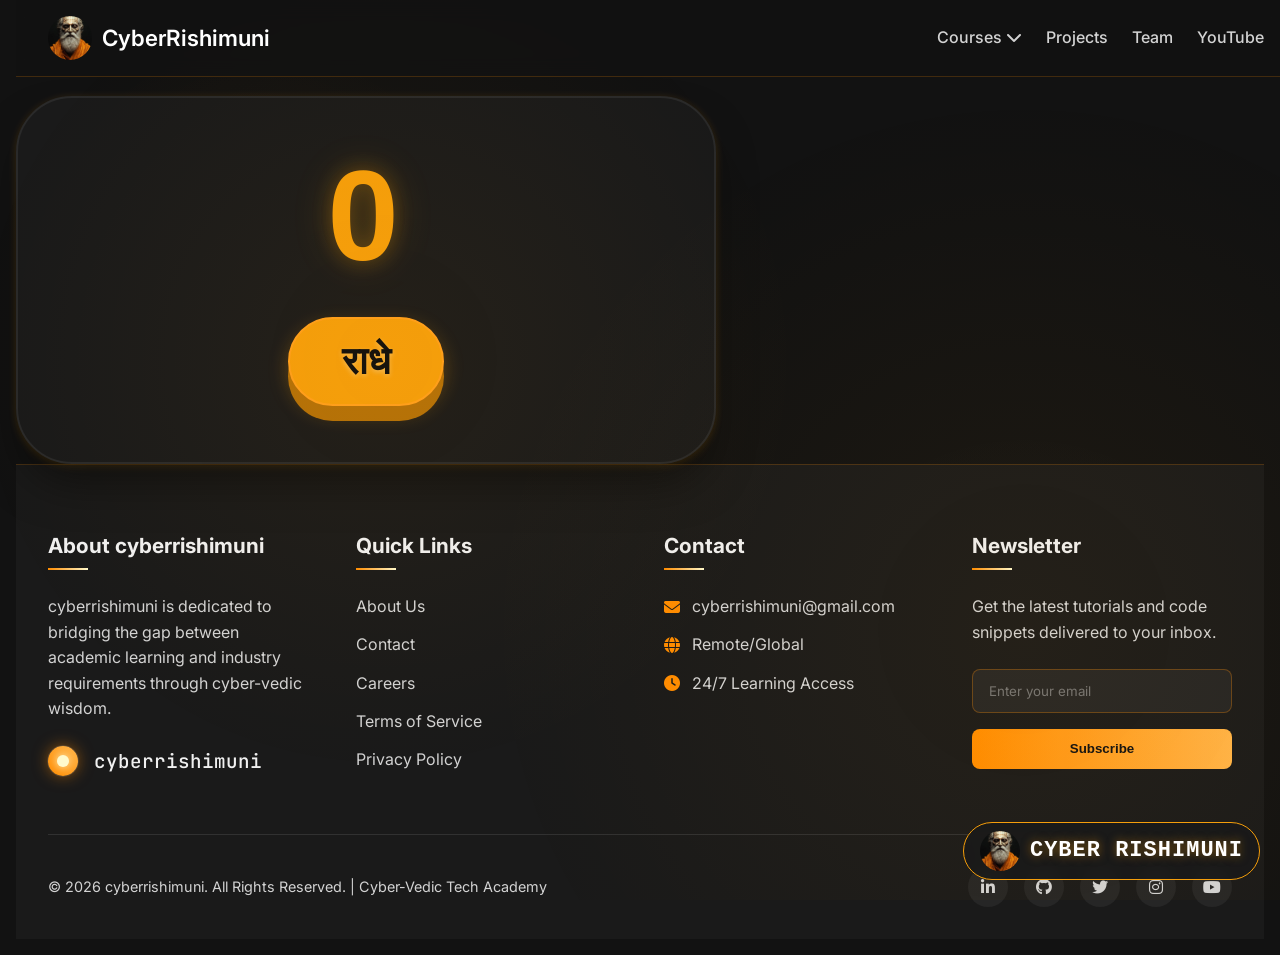
<file: projects/radhe.html>
<!DOCTYPE html>
<html lang="en">
<head>
    <meta charset="UTF-8">
    <meta name="viewport" content="width=device-width, initial-scale=1.0">
    <title>राधे · क्लिक अनमोल · Cyber Rishimuni</title>
    <style>
        * {
            margin: 0;
            padding: 0;
            box-sizing: border-box;
            user-select: none;
        }

        body {
            min-height: 100vh;
            background: #0D0D0D;  /* Dark Black */
            background: linear-gradient(145deg, #0D0D0D 0%, #121212 100%);
            font-family: 'Segoe UI', 'Arial', system-ui, sans-serif;
            display: flex;
            align-items: center;
            justify-content: center;
            margin: 0;
            padding: 16px;
            position: relative;
            overflow-x: hidden;
        }

        /* main card – dark theme */
        .counter-card {
            background: #1A1A1A;  /* Dark Gray */
            backdrop-filter: blur(10px);
            -webkit-backdrop-filter: blur(10px);
            border-radius: 56px;
            box-shadow: 0 25px 45px -10px rgba(0, 0, 0, 0.5),
                        0 2px 8px rgba(245, 158, 11, 0.2);
            padding: 3rem 4rem;
            text-align: center;
            border: 2px solid #2A2A2A;  /* Borders / Dividers */
            transition: box-shadow 0.3s, border-color 0.3s;
            max-width: 700px;
            width: 100%;
        }

        .counter-card:hover {
            box-shadow: 0 30px 55px -8px rgba(245, 158, 11, 0.15);
            border-color: #F59E0B;  /* Amber accent on hover */
        }

        /* main number – amber theme */
        .counter-display {
            font-size: 8rem;
            font-weight: 800;
            line-height: 1.1;
            color: #F59E0B;  /* Primary Accent Amber */
            text-shadow: 0 0 20px rgba(245, 158, 11, 0.3), 
                        0 0 40px rgba(245, 158, 11, 0.2);
            letter-spacing: 6px;
            margin-bottom: 0.4rem;
            font-family: 'Nirmala UI', 'Kohinoor Devanagari', 'Segoe UI', sans-serif;
        }

        .counter-label {
            font-size: 2rem;
            letter-spacing: 4px;
            color: #A0A0A0;  /* Text Secondary Light Gray */
            background: #1A1A1A;
            display: inline-block;
            padding: 0.3rem 2rem;
            border-radius: 60px;
            font-weight: 400;
            box-shadow: inset 0 -2px 5px #2A2A2A;
            margin-bottom: 2rem;
            border: 1px solid #2A2A2A;
        }

        /* divine button – amber theme */
        .radhe-button {
            background: #F59E0B;  /* Amber */
            border: none;
            padding: 1.2rem 3.2rem;
            border-radius: 48px;
            font-size: 2.4rem;
            font-weight: bold;
            color: #0D0D0D;  /* Dark text for contrast */
            text-shadow: 0 2px 5px rgba(255, 255, 255, 0.3);
            box-shadow: 0 15px 0 #b37008, 0 8px 20px rgba(245, 158, 11, 0.3);
            cursor: pointer;
            transition: all 0.1s cubic-bezier(0.2, 0.9, 0.3, 1.2);
            border: 2px solid #FF9F1C;
            font-family: 'Nirmala UI', 'Kohinoor Devanagari', sans-serif;
            line-height: 1.2;
            margin: 1.5rem 0 0.5rem;
            transform: translateY(0);
        }

        .radhe-button:active {
            transform: translateY(8px);
            box-shadow: 0 7px 0 #8e5a0a, 0 10px 20px rgba(245, 158, 11, 0.3);
        }

        /* hint text */
        .sub-hint {
            color: #A0A0A0;  /* Light Gray */
            font-size: 1.3rem;
            opacity: 0.9;
            font-style: italic;
            margin-top: 0.8rem;
            letter-spacing: 0.5px;
        }

        /* floating animation container – absolute over card */
        .animation-layer {
            position: fixed;
            top: 0;
            left: 0;
            width: 100%;
            height: 100%;
            pointer-events: none;
            z-index: 999;
            overflow: hidden;
        }

        /* the animated राधे element – amber theme */
        .radhe-float {
            position: absolute;
            font-size: 5.5rem;
            font-weight: 800;
            color: #F59E0B;  /* Amber */
            text-shadow: 0 0 15px rgba(245, 158, 11, 0.5), 
                        0 0 30px rgba(245, 158, 11, 0.3), 
                        2px 8px 15px rgba(0, 0, 0, 0.5);
            opacity: 0;
            font-family: 'Nirmala UI', 'Kohinoor Devanagari', 'Segoe UI', sans-serif;
            white-space: nowrap;
            animation: floatRadhe 1.8s ease-out forwards;
            filter: drop-shadow(0 4px 6px rgba(0, 0, 0, 0.5));
            line-height: 1;
            z-index: 1000;
            pointer-events: none;
            transform-origin: center;
        }

        @keyframes floatRadhe {
            0% {
                opacity: 0.9;
                transform: translateY(0) scale(0.7) rotate(0deg);
                filter: blur(0);
            }
            30% {
                opacity: 1;
                transform: translateY(-100px) scale(1.2) rotate(5deg);
                filter: blur(0);
            }
            70% {
                opacity: 0.7;
                transform: translateY(-250px) scale(1) rotate(-4deg);
                filter: blur(2px);
            }
            100% {
                opacity: 0;
                transform: translateY(-450px) scale(0.8) rotate(10deg);
                filter: blur(8px);
            }
        }

        /* Cyber Rishimuni Logo - Bottom Right */
        .cyber-logo {
            position: fixed;
            bottom: 20px;
            right: 20px;
            z-index: 1000;
            display: flex;
            flex-direction: column;
            align-items: flex-end;
            gap: 4px;
            pointer-events: auto;
            cursor: pointer;
            transition: transform 0.3s ease;
        }

        .cyber-logo:hover {
            transform: scale(1.05);
        }

        .logo-text {
            font-size: 1.2rem;
            font-weight: 600;
            color: #F59E0B;  /* Amber */
            text-shadow: 0 0 10px rgba(245, 158, 11, 0.5);
            letter-spacing: 2px;
            background: rgba(26, 26, 26, 0.8);
            padding: 8px 16px;
            border-radius: 30px;
            border: 1px solid #F59E0B;
            backdrop-filter: blur(5px);
            font-family: 'Courier New', monospace;
        }

        .logo-sub {
            font-size: 0.8rem;
            color: #A0A0A0;  /* Light Gray */
            background: rgba(26, 26, 26, 0.8);
            padding: 4px 12px;
            border-radius: 20px;
            border: 1px solid #2A2A2A;
            backdrop-filter: blur(5px);
        }

        .logo-decoration {
            display: flex;
            gap: 4px;
            margin-bottom: 4px;
        }

        .logo-decoration span {
            width: 4px;
            height: 4px;
            background: #F59E0B;
            border-radius: 50%;
            box-shadow: 0 0 10px #F59E0B;
        }

        /* subtle background effect */
        .bg-bling {
            position: fixed;
            top: 0; left: 0; width: 100%; height: 100%;
            background: radial-gradient(circle at 30% 40%, rgba(245, 158, 11, 0.05) 0%, transparent 40%),
                        radial-gradient(circle at 80% 70%, rgba(245, 158, 11, 0.05) 0%, transparent 45%);
            pointer-events: none;
            z-index: 1;
        }

        .cyber-logo{
    display:flex;
    align-items:center;
    gap:12px;
    cursor:pointer;
    font-family: "Segoe UI", sans-serif;
}

.cyber-logo:hover{
    opacity:0.9;
}

/* Logo Image */
.cyber-logo img{
    width:40px;
    height:40px;
    border-radius:50%;
    object-fit:cover;
}

/* Text */
.logo-text{
    display:flex;
    align-items:center;
    gap:10px;
    font-size:22px;
    font-weight:600;
    color:#ffffff;
    letter-spacing:1px;
}

/* Decoration Square */
.logo-decoration{
    width:10px;
    height:40px;
    background:linear-gradient(180deg,#ff9800,#ff6a00);
    border-radius:3px;
}

/* Optional glow effect */
.cyber-logo:hover .logo-decoration{
    box-shadow:0 0 10px #ff9800;
}

        /* small screen adaptation */
        @media (max-width: 550px) {
            .counter-display { font-size: 5rem; }
            .counter-label { font-size: 1.5rem; padding: 0.2rem 1rem; }
            .radhe-button { font-size: 2rem; padding: 1rem 2rem; }
            .radhe-float { font-size: 4rem; }
            .cyber-logo { bottom: 10px; right: 10px; }
            .logo-text { font-size: 1rem; padding: 6px 12px; }
            .logo-sub { font-size: 0.7rem; }
        }

        /* ultra-wide screens */
        @media (min-width: 1600px) {
            .cyber-logo { bottom: 30px; right: 30px; }
            .logo-text { font-size: 1.5rem; }
        }
    </style>
    <link rel="stylesheet" href="https://cdnjs.cloudflare.com/ajax/libs/font-awesome/6.4.0/css/all.min.css">
    <link rel="preconnect" href="https://fonts.googleapis.com">
    <link rel="preconnect" href="https://fonts.gstatic.com" crossorigin>
    <link rel="stylesheet" href="../style.css">
    <link href="https://fonts.googleapis.com/css2?family=Inter:wght@300;400;500;600;700&family=JetBrains+Mono:wght@300;400;500&display=swap" rel="stylesheet">
    <link rel="stylesheet" href="../style.css">
</head>
<body>
    <!-- Cyber-Vedic Header -->
    <header class="cyber-header">
        <div class="header-container">
           <a href="#" class="logo"
   style="
     display:flex;
     align-items:center;
     gap:10px;
     text-decoration:none;
     font-family:Inter, sans-serif;
     font-weight:600;
     font-size:clamp(1rem, 2.5vw, 1.4rem);
     color:#fff;
   ">

    <div class="logo-iconimg"
         style="
           width:clamp(32px, 5vw, 44px);
           height:clamp(32px, 5vw, 44px);
           border-radius:50%;
           overflow:hidden;
           flex-shrink:0;
         ">
        <img src="../image.jpg"
             alt="CyberRishimuni Logo"
             style="
               width:100%;
               height:100%;
               object-fit:cover;
               display:block;
             ">
    </div>

    <span style="white-space:nowrap;">CyberRishimuni</span>
</a>

            
            <button class="mobile-toggle" aria-label="Toggle Navigation"><span></span><span></span><span></span></button>
            <nav class="nav-menu">
                <ul class="nav-links">
                    <li class="dropdown">
                        <a href="#">Courses <i class="fas fa-chevron-down"></i></a>
                        <div class="dropdown-content">
                            <a href="#">Web Development</a>
                            <a href="#">Software Testing</a>
                            <a href="#">Data Analytics</a>
                        </div>
                    </li>
                    <li><a href="../learn.html">Projects</a></li>
                    <li><a href="../team.html">Team</a></li>
                    <li><a href="#">YouTube</a></li>
                </ul>
            </nav>
            
        </div>
        
   
    </header>
    <!-- background spark -->
    <div class="bg-bling"></div>

    <!-- main clickable card -->
    <div class="counter-card">
        <div class="counter-display" id="counterValue">0</div>
        <button class="radhe-button" id="radheBtn">राधे </button>
  
    </div>

    <!-- Cyber Rishimuni Logo -->
    <div class="cyber-logo" onclick="window.open('https://cyberrishimuni.github.io/cyberrishimuni/', '_blank')" >
        <div class="logo-text"> <img src="../image.jpg" alt="Cyber Rishimuni Logo">CYBER RISHIMUNI</div>
        
    </div>

    <!-- layer where animated राधे appear -->
    <div class="animation-layer" id="animationLayer"></div>

    <script>
        (function() {
            // counter state
            let count = 0;

            // DOM elements
            const counterEl = document.getElementById('counterValue');
            const btn = document.getElementById('radheBtn');
            const layer = document.getElementById('animationLayer');

            // function to update counter and show animation
            function handleClick(e) {
                // increase counter
                count++;
                counterEl.textContent = count;

                // create floating राधे element
                const radheSpan = document.createElement('div');
                radheSpan.className = 'radhe-float';
                radheSpan.textContent = 'राधे';

                // random horizontal position
                const randomX = 10 + Math.random() * 80;
                radheSpan.style.left = randomX + '%';
                
                // random vertical start
                const randomY = 60 + Math.random() * 30;
                radheSpan.style.top = randomY + '%';

                // random rotation
                const rotateStart = (Math.random() - 0.5) * 20;
                radheSpan.style.transform = `rotate(${rotateStart}deg)`;

                // random animation duration
                const floatDur = 1.6 + Math.random() * 0.8;
                radheSpan.style.animation = `floatRadhe ${floatDur}s ease-out forwards`;

                // random scale
                const baseSize = 4.5 + Math.random() * 3;
                radheSpan.style.fontSize = baseSize + 'rem';

                // amber color variations
                const amberShades = ['#F59E0B', '#FF9F1C', '#FBBF24', '#F59E0B', '#FFB347'];
                radheSpan.style.color = amberShades[Math.floor(Math.random() * amberShades.length)];
                radheSpan.style.textShadow = `0 0 15px rgba(245, 158, 11, 0.5), 0 0 30px rgba(245, 158, 11, 0.3)`;

                layer.appendChild(radheSpan);

                // cleanup
                radheSpan.addEventListener('animationend', function() {
                    if (radheSpan.parentNode) {
                        radheSpan.parentNode.removeChild(radheSpan);
                    }
                });

                setTimeout(() => {
                    if (radheSpan.parentNode) {
                        radheSpan.parentNode.removeChild(radheSpan);
                    }
                }, 3000);
            }

            btn.addEventListener('click', handleClick);
            btn.addEventListener('keydown', (e) => {
                if (e.key === 'Enter' || e.key === ' ') {
                    e.preventDefault();
                    handleClick(e);
                }
            });

            counterEl.textContent = '0';
        })();
    </script>
<!-- Footer -->
    <footer class="footer">
        <div class="footer-container">
            <div class="footer-column">
                <h3>About cyberrishimuni</h3>
                <p style="color: var(--silver-text); margin-bottom: 1.5rem;">cyberrishimuni is dedicated to bridging the gap between academic learning and industry requirements through cyber-vedic wisdom.</p>
                <div class="logo" style="font-size: 1.2rem;">
                    <div class="logo-icon" style="width: 30px; height: 30px;"></div>
                    cyberrishimuni
                </div>
            </div>
            
            <div class="footer-column">
                <h3>Quick Links</h3>
                <ul class="footer-links">
                    <li><a href="#">About Us</a></li>
                    <li><a href="#">Contact</a></li>
                    <li><a href="#">Careers</a></li>
                    <li><a href="#">Terms of Service</a></li>
                    <li><a href="#">Privacy Policy</a></li>
                </ul>
            </div>
            
            <div class="footer-column">
                <h3>Contact</h3>
                <div class="contact-info">
                    <p><i class="fas fa-envelope"></i>cyberrishimuni@gmail.com</p>
                    <p><i class="fas fa-globe"></i> Remote/Global</p>
                    <p><i class="fas fa-clock"></i> 24/7 Learning Access</p>
                </div>
            </div>
            
            <div class="footer-column">
                <h3>Newsletter</h3>
                <p style="color: var(--silver-text); margin-bottom: 1.5rem;">Get the latest tutorials and code snippets delivered to your inbox.</p>
                <div class="newsletter">
                    <input type="email" placeholder="Enter your email">
                    <button class="btn-subscribe">Subscribe</button>
                </div>
            </div>
        </div>
        
        <div class="footer-bottom">
            <div class="copyright">
                © 2026 cyberrishimuni. All Rights Reserved. | Cyber-Vedic Tech Academy
            </div>
            <div class="social-icons">
                <a href="#"><i class="fab fa-linkedin-in"></i></a>
                <a href="#"><i class="fab fa-github"></i></a>
                <a href="#"><i class="fab fa-twitter"></i></a>
                <a href="#"><i class="fab fa-instagram"></i></a>
                <a href="#"><i class="fab fa-youtube"></i></a>
            </div>
        </div>
    </footer>

    <script>
    document.addEventListener('DOMContentLoaded', function() {
        const toggle = document.querySelector('.mobile-toggle');
        const nav = document.querySelector('.nav-menu');
        if (!toggle || !nav) return;

        toggle.addEventListener('click', function() {
            nav.classList.toggle('active');
            toggle.classList.toggle('open');
        });

        nav.querySelectorAll('a').forEach(link => {
            link.addEventListener('click', function() {
                if (window.innerWidth < 900) {
                    nav.classList.remove('active');
                    toggle.classList.remove('open');
                }
            });
        });
    });
    </script>
</body>
</html>
</file>
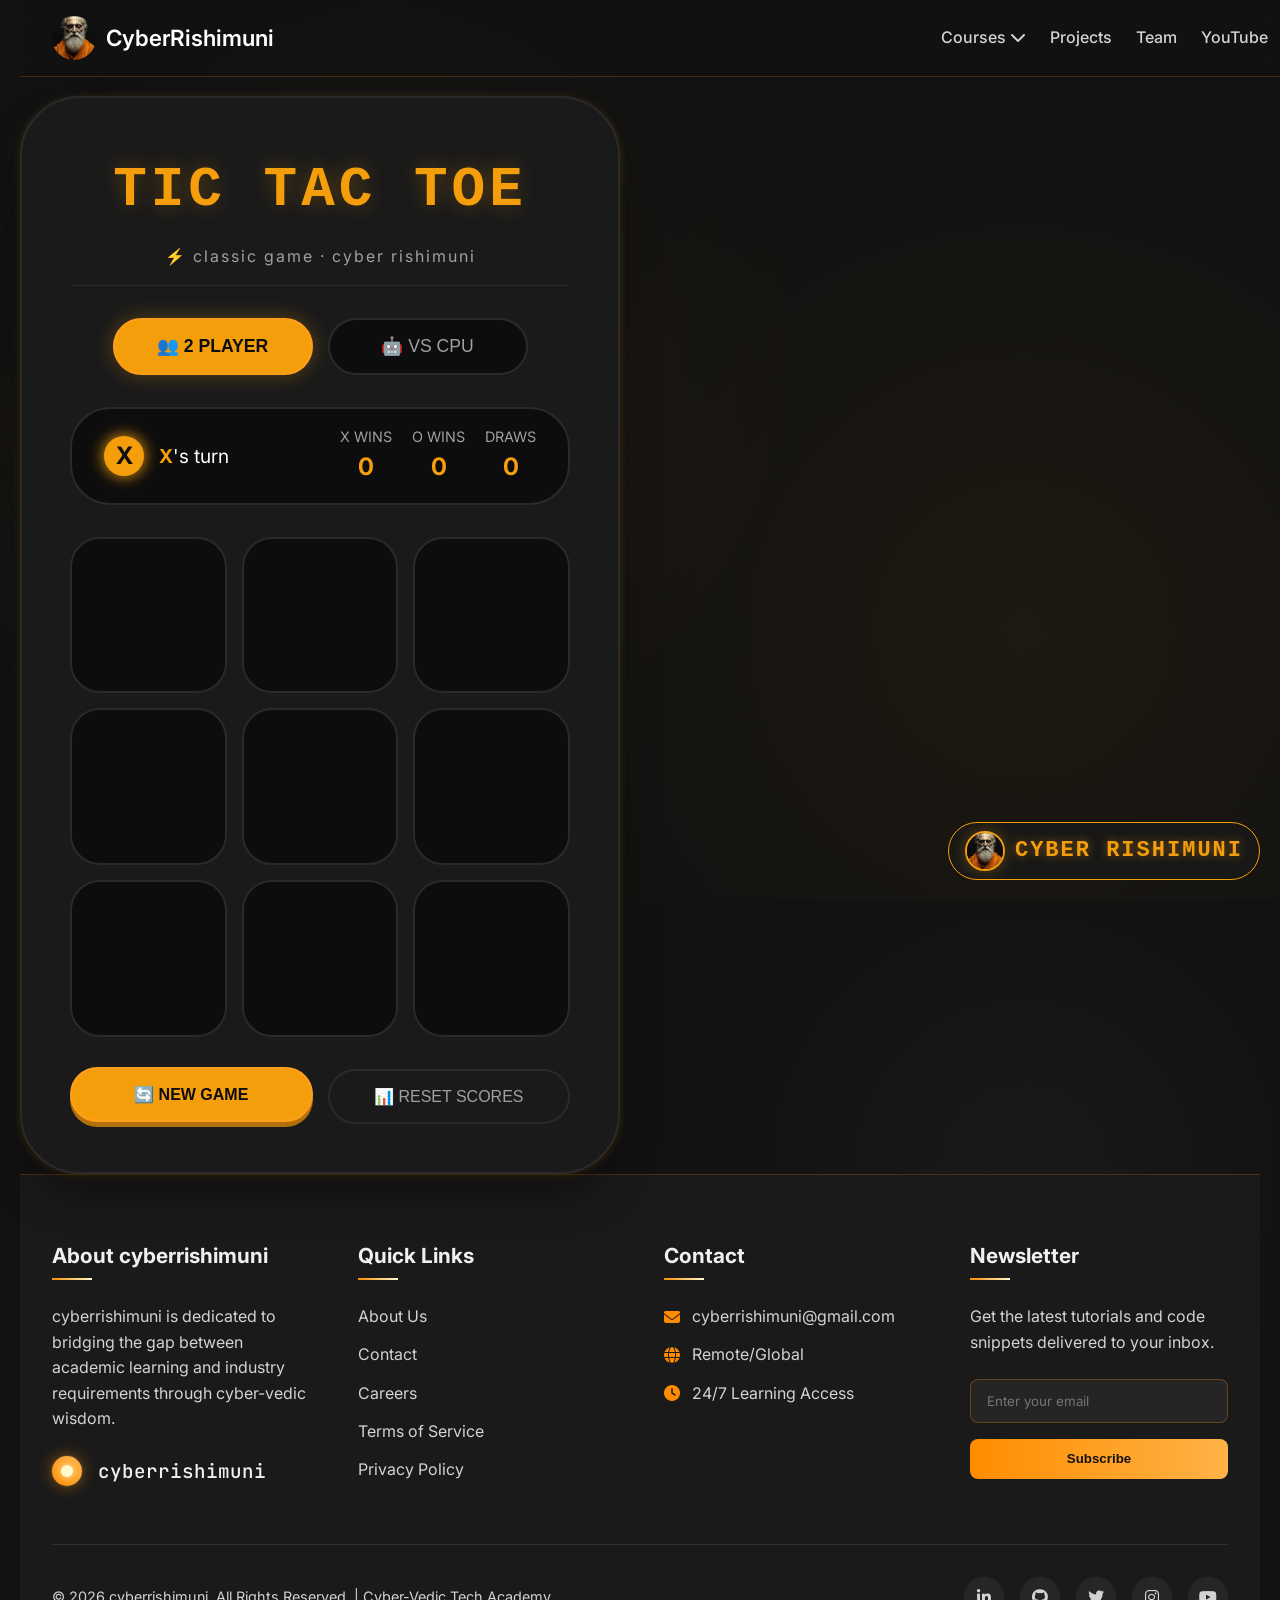
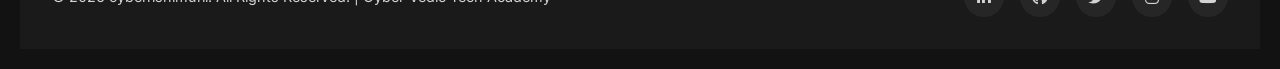
<file: projects/tic_tac_toe_game.html>
<!DOCTYPE html>
<html lang="en">
<head>
    <meta charset="UTF-8">
    <meta name="viewport" content="width=device-width, initial-scale=1.0">
    <title>Tic Tac Toe · Cyber Rishimuni</title>
    <style>
        * {
            margin: 0;
            padding: 0;
            box-sizing: border-box;
        }

        body {
            min-height: 100vh;
            background: #0D0D0D;
            background: linear-gradient(145deg, #0D0D0D 0%, #121212 100%);
            font-family: 'Segoe UI', 'Arial', system-ui, sans-serif;
            display: flex;
            align-items: center;
            justify-content: center;
            margin: 0;
            padding: 20px;
            position: relative;
            overflow-x: hidden;
            color: #FFFFFF;
        }

        /* Cyber Rishimuni Logo - Bottom Right */
        .cyber-logo {
            position: fixed;
            bottom: 20px;
            right: 20px;
            z-index: 1000;
            display: flex;
            align-items: center;
            gap: 12px;
            cursor: pointer;
            font-family: "Segoe UI", sans-serif;
            transition: transform 0.3s ease;
        }

        .cyber-logo:hover {
            transform: scale(1.05);
            opacity: 0.9;
        }

        .cyber-logo img {
            width: 40px;
            height: 40px;
            border-radius: 50%;
            object-fit: cover;
            border: 2px solid #F59E0B;
            box-shadow: 0 0 15px rgba(245, 158, 11, 0.3);
        }

        .cyber-logo .logo-text {
            display: flex;
            align-items: center;
            gap: 10px;
            font-size: 22px;
            font-weight: 600;
            color: #F59E0B;
            letter-spacing: 2px;
            text-shadow: 0 0 10px rgba(245, 158, 11, 0.5);
            background: rgba(26, 26, 26, 0.8);
            padding: 8px 16px;
            border-radius: 30px;
            border: 1px solid #F59E0B;
            backdrop-filter: blur(5px);
            font-family: 'Courier New', monospace;
        }

        /* subtle background effect */
        .bg-bling {
            position: fixed;
            top: 0; left: 0; width: 100%; height: 100%;
            background: radial-gradient(circle at 30% 40%, rgba(245, 158, 11, 0.05) 0%, transparent 40%),
                        radial-gradient(circle at 80% 70%, rgba(245, 158, 11, 0.05) 0%, transparent 45%);
            pointer-events: none;
            z-index: 1;
        }

        /* main card */
        .game-card {
            background: #1A1A1A;
            backdrop-filter: blur(10px);
            -webkit-backdrop-filter: blur(10px);
            border-radius: 60px;
            box-shadow: 0 25px 45px -10px rgba(0, 0, 0, 0.5),
                        0 2px 8px rgba(245, 158, 11, 0.2);
            padding: 3rem;
            text-align: center;
            border: 2px solid #2A2A2A;
            transition: all 0.3s ease;
            max-width: 600px;
            width: 100%;
            position: relative;
            z-index: 10;
        }

        .game-card:hover {
            border-color: #F59E0B;
            box-shadow: 0 30px 55px -8px rgba(245, 158, 11, 0.2);
        }

        /* header */
        .game-header {
            font-size: 3.5rem;
            font-weight: 800;
            color: #F59E0B;
            text-shadow: 0 0 20px rgba(245, 158, 11, 0.3);
            letter-spacing: 4px;
            font-family: 'Courier New', monospace;
            margin-bottom: 0.5rem;
        }

        .game-sub {
            color: #A0A0A0;
            font-size: 1rem;
            letter-spacing: 2px;
            margin-bottom: 2rem;
            border-bottom: 1px solid #2A2A2A;
            padding-bottom: 1rem;
        }

        /* game mode selector */
        .mode-selector {
            display: flex;
            gap: 15px;
            margin-bottom: 2rem;
            justify-content: center;
        }

        .mode-btn {
            background: #0D0D0D;
            border: 2px solid #2A2A2A;
            border-radius: 40px;
            padding: 1rem 2rem;
            color: #A0A0A0;
            font-size: 1.1rem;
            cursor: pointer;
            transition: all 0.3s ease;
            flex: 1;
            max-width: 200px;
        }

        .mode-btn:hover {
            border-color: #F59E0B;
            color: #F59E0B;
        }

        .mode-btn.active {
            background: #F59E0B;
            border-color: #FF9F1C;
            color: #0D0D0D;
            font-weight: bold;
            box-shadow: 0 0 20px rgba(245, 158, 11, 0.3);
        }

        /* game status */
        .game-status {
            background: #0D0D0D;
            border: 2px solid #2A2A2A;
            border-radius: 40px;
            padding: 1rem 2rem;
            margin-bottom: 2rem;
            display: flex;
            align-items: center;
            justify-content: space-between;
        }

        .player-turn {
            display: flex;
            align-items: center;
            gap: 15px;
        }

        .player-icon {
            width: 40px;
            height: 40px;
            border-radius: 50%;
            display: flex;
            align-items: center;
            justify-content: center;
            font-size: 1.5rem;
            font-weight: bold;
            transition: all 0.3s ease;
        }

        .player-icon.x {
            background: #F59E0B;
            color: #0D0D0D;
            box-shadow: 0 0 15px #F59E0B;
        }

        .player-icon.o {
            background: #FF9F1C;
            color: #0D0D0D;
            box-shadow: 0 0 15px #FF9F1C;
        }

        .turn-indicator {
            color: #FFFFFF;
            font-size: 1.2rem;
        }

        .turn-indicator span {
            color: #F59E0B;
            font-weight: bold;
        }

        .score-board {
            display: flex;
            gap: 20px;
        }

        .score-item {
            text-align: center;
        }

        .score-label {
            color: #A0A0A0;
            font-size: 0.9rem;
        }

        .score-value {
            color: #F59E0B;
            font-size: 1.5rem;
            font-weight: bold;
        }

        /* tic tac toe grid */
        .game-grid {
            display: grid;
            grid-template-columns: repeat(3, 1fr);
            gap: 15px;
            margin-bottom: 2rem;
        }

        .cell {
            aspect-ratio: 1;
            background: #0D0D0D;
            border: 2px solid #2A2A2A;
            border-radius: 30px;
            display: flex;
            align-items: center;
            justify-content: center;
            font-size: 4rem;
            font-weight: bold;
            cursor: pointer;
            transition: all 0.3s ease;
            color: #F59E0B;
        }

        .cell:hover:not(.disabled) {
            border-color: #F59E0B;
            transform: scale(1.05);
            box-shadow: 0 0 30px rgba(245, 158, 11, 0.3);
        }

        .cell.x {
            color: #F59E0B;
            text-shadow: 0 0 20px #F59E0B;
        }

        .cell.o {
            color: #FF9F1C;
            text-shadow: 0 0 20px #FF9F1C;
        }

        .cell.win {
            animation: winPulse 1s ease infinite;
        }

        @keyframes winPulse {
            0%, 100% {
                transform: scale(1);
                border-color: #F59E0B;
                box-shadow: 0 0 30px #F59E0B;
            }
            50% {
                transform: scale(1.1);
                border-color: #FF9F1C;
                box-shadow: 0 0 50px #FF9F1C;
            }
        }

        .cell.disabled {
            cursor: not-allowed;
            opacity: 0.8;
        }

        /* control buttons */
        .control-buttons {
            display: flex;
            gap: 15px;
        }

        .control-btn {
            flex: 1;
            background: transparent;
            border: 2px solid #2A2A2A;
            border-radius: 40px;
            padding: 1rem;
            color: #A0A0A0;
            font-size: 1rem;
            cursor: pointer;
            transition: all 0.3s ease;
            display: flex;
            align-items: center;
            justify-content: center;
            gap: 10px;
        }

        .control-btn:hover {
            border-color: #F59E0B;
            color: #F59E0B;
        }

        .control-btn.reset {
            background: #F59E0B;
            border-color: #FF9F1C;
            color: #0D0D0D;
            font-weight: bold;
            box-shadow: 0 5px 0 #b37008;
            transform: translateY(-2px);
        }

        .control-btn.reset:hover {
            transform: translateY(0);
            box-shadow: 0 2px 0 #b37008;
        }

        .control-btn.reset:active {
            transform: translateY(3px);
            box-shadow: 0 0 0 #b37008;
        }

        /* winner message */
        .winner-message {
            margin-top: 1rem;
            padding: 1rem;
            background: rgba(245, 158, 11, 0.1);
            border: 1px solid #F59E0B;
            border-radius: 30px;
            color: #F59E0B;
            font-size: 1.2rem;
            animation: slideIn 0.5s ease;
        }

        @keyframes slideIn {
            from {
                opacity: 0;
                transform: translateY(-20px);
            }
            to {
                opacity: 1;
                transform: translateY(0);
            }
        }

        /* responsive */
        @media (max-width: 500px) {
            .game-card {
                padding: 1.5rem;
            }
            
            .game-header {
                font-size: 2.5rem;
            }
            
            .mode-selector {
                flex-direction: column;
                align-items: center;
            }
            
            .mode-btn {
                max-width: 100%;
            }
            
            .game-status {
                flex-direction: column;
                gap: 15px;
            }
            
            .cell {
                font-size: 3rem;
            }
            
            .cyber-logo {
                bottom: 10px;
                right: 10px;
            }
            
            .cyber-logo .logo-text {
                font-size: 18px;
                padding: 6px 12px;
            }
            
            .cyber-logo img {
                width: 35px;
                height: 35px;
            }
        }

        @media (max-width: 450px) {
            .cyber-logo .logo-text {
                font-size: 14px;
                padding: 4px 8px;
            }
            .cyber-logo img {
                width: 30px;
                height: 30px;
            }
        }
    </style>
    <link rel="stylesheet" href="https://cdnjs.cloudflare.com/ajax/libs/font-awesome/6.4.0/css/all.min.css">
    <link rel="preconnect" href="https://fonts.googleapis.com">
    <link rel="preconnect" href="https://fonts.gstatic.com" crossorigin>
    <link rel="stylesheet" href="../style.css">
    <link href="https://fonts.googleapis.com/css2?family=Inter:wght@300;400;500;600;700&family=JetBrains+Mono:wght@300;400;500&display=swap" rel="stylesheet">
    <link rel="stylesheet" href="../style.css">
</head>
<body>
    <!-- Cyber-Vedic Header -->
    <header class="cyber-header">
        <div class="header-container">
           <a href="#" class="logo"
   style="
     display:flex;
     align-items:center;
     gap:10px;
     text-decoration:none;
     font-family:Inter, sans-serif;
     font-weight:600;
     font-size:clamp(1rem, 2.5vw, 1.4rem);
     color:#fff;
   ">

    <div class="logo-iconimg"
         style="
           width:clamp(32px, 5vw, 44px);
           height:clamp(32px, 5vw, 44px);
           border-radius:50%;
           overflow:hidden;
           flex-shrink:0;
         ">
        <img src="../image.jpg"
             alt="CyberRishimuni Logo"
             style="
               width:100%;
               height:100%;
               object-fit:cover;
               display:block;
             ">
    </div>

    <span style="white-space:nowrap;">CyberRishimuni</span>
</a>

            
            <button class="mobile-toggle" aria-label="Toggle Navigation"><span></span><span></span><span></span></button>
            <nav class="nav-menu">
                <ul class="nav-links">
                    <li class="dropdown">
                        <a href="#">Courses <i class="fas fa-chevron-down"></i></a>
                        <div class="dropdown-content">
                            <a href="#">Web Development</a>
                            <a href="#">Software Testing</a>
                            <a href="#">Data Analytics</a>
                        </div>
                    </li>
                    <li><a href="../learn.html">Projects</a></li>
                    <li><a href="../team.html">Team</a></li>
                    <li><a href="#">YouTube</a></li>
                </ul>
            </nav>
            
        </div>
        
   
    </header>
    <div class="bg-bling"></div>

    <div class="game-card">
        <div class="game-header">TIC TAC TOE</div>
        <div class="game-sub">⚡ classic game · cyber rishimuni</div>

        <!-- game mode selector -->
        <div class="mode-selector">
            <button class="mode-btn active" onclick="setMode('pvp')">👥 2 PLAYER</button>
            <button class="mode-btn" onclick="setMode('pvc')">🤖 VS CPU</button>
        </div>

        <!-- game status -->
        <div class="game-status">
            <div class="player-turn">
                <div class="player-icon x" id="currentPlayerIcon">X</div>
                <div class="turn-indicator" id="turnIndicator">
                    <span id="currentPlayer">X</span>'s turn
                </div>
            </div>
            <div class="score-board">
                <div class="score-item">
                    <div class="score-label">X WINS</div>
                    <div class="score-value" id="xScore">0</div>
                </div>
                <div class="score-item">
                    <div class="score-label">O WINS</div>
                    <div class="score-value" id="oScore">0</div>
                </div>
                <div class="score-item">
                    <div class="score-label">DRAWS</div>
                    <div class="score-value" id="drawScore">0</div>
                </div>
            </div>
        </div>

        <!-- game grid -->
        <div class="game-grid" id="gameGrid">
            <!-- cells will be generated by JavaScript -->
        </div>

        <!-- control buttons -->
        <div class="control-buttons">
            <button class="control-btn reset" onclick="resetGame()">🔄 NEW GAME</button>
            <button class="control-btn" onclick="resetScores()">📊 RESET SCORES</button>
        </div>

        <!-- winner message -->
        <div id="winnerMessage" class="winner-message" style="display: none;"></div>
    </div>

    <!-- Cyber Rishimuni Logo -->
    <div class="cyber-logo" onclick="window.open('https://cyberrishimuni.github.io/cyberrishimuni/', '_blank')">
        <div class="logo-text">
            <img src="../image.jpg" alt="Cyber Rishimuni Logo">
            CYBER RISHIMUNI
        </div>
    </div>

    <script>
        // Game state
        let board = ['', '', '', '', '', '', '', '', ''];
        let currentPlayer = 'X';
        let gameMode = 'pvp'; // 'pvp' or 'pvc'
        let gameActive = true;
        
        // Scores
        let xWins = 0;
        let oWins = 0;
        let draws = 0;

        // Winning combinations
        const winPatterns = [
            [0, 1, 2], [3, 4, 5], [6, 7, 8], // rows
            [0, 3, 6], [1, 4, 7], [2, 5, 8], // columns
            [0, 4, 8], [2, 4, 6] // diagonals
        ];

        // DOM elements
        const gameGrid = document.getElementById('gameGrid');
        const currentPlayerIcon = document.getElementById('currentPlayerIcon');
        const turnIndicator = document.getElementById('turnIndicator');
        const currentPlayerSpan = document.getElementById('currentPlayer');
        const xScoreEl = document.getElementById('xScore');
        const oScoreEl = document.getElementById('oScore');
        const drawScoreEl = document.getElementById('drawScore');
        const winnerMessage = document.getElementById('winnerMessage');

        // Initialize grid
        function createGrid() {
            gameGrid.innerHTML = '';
            for (let i = 0; i < 9; i++) {
                const cell = document.createElement('div');
                cell.className = 'cell';
                cell.dataset.index = i;
                cell.addEventListener('click', () => handleCellClick(i));
                gameGrid.appendChild(cell);
            }
        }

        // Handle cell click
        function handleCellClick(index) {
            if (!gameActive || board[index] !== '') return;
            
            // Make move
            makeMove(index, currentPlayer);
            
            // Check game state
            checkGameState();
            
            // CPU move if in PVC mode and game still active
            if (gameMode === 'pvc' && gameActive && currentPlayer === 'O') {
                setTimeout(cpuMove, 500);
            }
        }

        // Make a move
        function makeMove(index, player) {
            board[index] = player;
            const cell = gameGrid.children[index];
            cell.textContent = player;
            cell.classList.add(player.toLowerCase());
            
            // Switch player
            currentPlayer = currentPlayer === 'X' ? 'O' : 'X';
            updateTurnDisplay();
        }

        // CPU move
        function cpuMove() {
            if (!gameActive) return;
            
            // Get empty cells
            const emptyCells = board.reduce((acc, cell, index) => {
                if (cell === '') acc.push(index);
                return acc;
            }, []);
            
            if (emptyCells.length === 0) return;
            
            // Simple AI: try to win, block player, or random
            let moveIndex = -1;
            
            // Try to win
            for (let pattern of winPatterns) {
                const [a, b, c] = pattern;
                if (board[a] === 'O' && board[b] === 'O' && board[c] === '') moveIndex = c;
                if (board[a] === 'O' && board[c] === 'O' && board[b] === '') moveIndex = b;
                if (board[b] === 'O' && board[c] === 'O' && board[a] === '') moveIndex = a;
            }
            
            // Block player
            if (moveIndex === -1) {
                for (let pattern of winPatterns) {
                    const [a, b, c] = pattern;
                    if (board[a] === 'X' && board[b] === 'X' && board[c] === '') moveIndex = c;
                    if (board[a] === 'X' && board[c] === 'X' && board[b] === '') moveIndex = b;
                    if (board[b] === 'X' && board[c] === 'X' && board[a] === '') moveIndex = a;
                }
            }
            
            // Random move
            if (moveIndex === -1) {
                const randomIndex = Math.floor(Math.random() * emptyCells.length);
                moveIndex = emptyCells[randomIndex];
            }
            
            // Make CPU move
            makeMove(moveIndex, 'O');
            checkGameState();
        }

        // Check game state
        function checkGameState() {
            let winner = null;
            let winPattern = null;
            
            // Check for winner
            for (let pattern of winPatterns) {
                const [a, b, c] = pattern;
                if (board[a] && board[a] === board[b] && board[a] === board[c]) {
                    winner = board[a];
                    winPattern = pattern;
                    break;
                }
            }
            
            if (winner) {
                // Highlight winning cells
                winPattern.forEach(index => {
                    gameGrid.children[index].classList.add('win');
                });
                
                // Update scores
                if (winner === 'X') {
                    xWins++;
                    xScoreEl.textContent = xWins;
                    showWinnerMessage('X wins! 🏆');
                } else {
                    oWins++;
                    oScoreEl.textContent = oWins;
                    showWinnerMessage('O wins! 🏆');
                }
                
                gameActive = false;
                disableAllCells();
                
            } else if (!board.includes('')) {
                // Draw
                draws++;
                drawScoreEl.textContent = draws;
                showWinnerMessage("It's a draw! 🤝");
                gameActive = false;
            }
        }

        // Show winner message
        function showWinnerMessage(message) {
            winnerMessage.textContent = message;
            winnerMessage.style.display = 'block';
        }

        // Update turn display
        function updateTurnDisplay() {
            currentPlayerIcon.textContent = currentPlayer;
            currentPlayerIcon.className = `player-icon ${currentPlayer.toLowerCase()}`;
            currentPlayerSpan.textContent = currentPlayer;
            
            if (gameMode === 'pvc' && currentPlayer === 'O' && gameActive) {
                turnIndicator.innerHTML = '<span>CPU</span> is thinking...';
            } else {
                turnIndicator.innerHTML = `<span>${currentPlayer}</span>'s turn`;
            }
        }

        // Disable all cells
        function disableAllCells() {
            Array.from(gameGrid.children).forEach(cell => {
                cell.classList.add('disabled');
            });
        }

        // Enable all cells
        function enableAllCells() {
            Array.from(gameGrid.children).forEach(cell => {
                cell.classList.remove('disabled', 'win');
            });
        }

        // Reset game
        function resetGame() {
            board = ['', '', '', '', '', '', '', '', ''];
            currentPlayer = 'X';
            gameActive = true;
            
            // Clear grid
            Array.from(gameGrid.children).forEach((cell, index) => {
                cell.textContent = '';
                cell.classList.remove('x', 'o', 'win', 'disabled');
            });
            
            // Update display
            updateTurnDisplay();
            winnerMessage.style.display = 'none';
            
            // Enable cells
            enableAllCells();
        }

        // Reset scores
        function resetScores() {
            xWins = 0;
            oWins = 0;
            draws = 0;
            xScoreEl.textContent = xWins;
            oScoreEl.textContent = oWins;
            drawScoreEl.textContent = draws;
            resetGame();
        }

        // Set game mode
        function setMode(mode) {
            gameMode = mode;
            
            // Update active button
            document.querySelectorAll('.mode-btn').forEach(btn => {
                btn.classList.remove('active');
            });
            event.target.classList.add('active');
            
            resetGame();
        }

        // Initialize game
        createGrid();
        updateTurnDisplay();
    </script>
<!-- Footer -->
    <footer class="footer">
        <div class="footer-container">
            <div class="footer-column">
                <h3>About cyberrishimuni</h3>
                <p style="color: var(--silver-text); margin-bottom: 1.5rem;">cyberrishimuni is dedicated to bridging the gap between academic learning and industry requirements through cyber-vedic wisdom.</p>
                <div class="logo" style="font-size: 1.2rem;">
                    <div class="logo-icon" style="width: 30px; height: 30px;"></div>
                    cyberrishimuni
                </div>
            </div>
            
            <div class="footer-column">
                <h3>Quick Links</h3>
                <ul class="footer-links">
                    <li><a href="#">About Us</a></li>
                    <li><a href="#">Contact</a></li>
                    <li><a href="#">Careers</a></li>
                    <li><a href="#">Terms of Service</a></li>
                    <li><a href="#">Privacy Policy</a></li>
                </ul>
            </div>
            
            <div class="footer-column">
                <h3>Contact</h3>
                <div class="contact-info">
                    <p><i class="fas fa-envelope"></i>cyberrishimuni@gmail.com</p>
                    <p><i class="fas fa-globe"></i> Remote/Global</p>
                    <p><i class="fas fa-clock"></i> 24/7 Learning Access</p>
                </div>
            </div>
            
            <div class="footer-column">
                <h3>Newsletter</h3>
                <p style="color: var(--silver-text); margin-bottom: 1.5rem;">Get the latest tutorials and code snippets delivered to your inbox.</p>
                <div class="newsletter">
                    <input type="email" placeholder="Enter your email">
                    <button class="btn-subscribe">Subscribe</button>
                </div>
            </div>
        </div>
        
        <div class="footer-bottom">
            <div class="copyright">
                © 2026 cyberrishimuni. All Rights Reserved. | Cyber-Vedic Tech Academy
            </div>
            <div class="social-icons">
                <a href="#"><i class="fab fa-linkedin-in"></i></a>
                <a href="#"><i class="fab fa-github"></i></a>
                <a href="#"><i class="fab fa-twitter"></i></a>
                <a href="#"><i class="fab fa-instagram"></i></a>
                <a href="#"><i class="fab fa-youtube"></i></a>
            </div>
        </div>
    </footer>

    <script>
    document.addEventListener('DOMContentLoaded', function() {
        const toggle = document.querySelector('.mobile-toggle');
        const nav = document.querySelector('.nav-menu');
        if (!toggle || !nav) return;

        toggle.addEventListener('click', function() {
            nav.classList.toggle('active');
            toggle.classList.toggle('open');
        });

        nav.querySelectorAll('a').forEach(link => {
            link.addEventListener('click', function() {
                if (window.innerWidth < 900) {
                    nav.classList.remove('active');
                    toggle.classList.remove('open');
                }
            });
        });
    });
    </script>
</body>
</html>
</file>
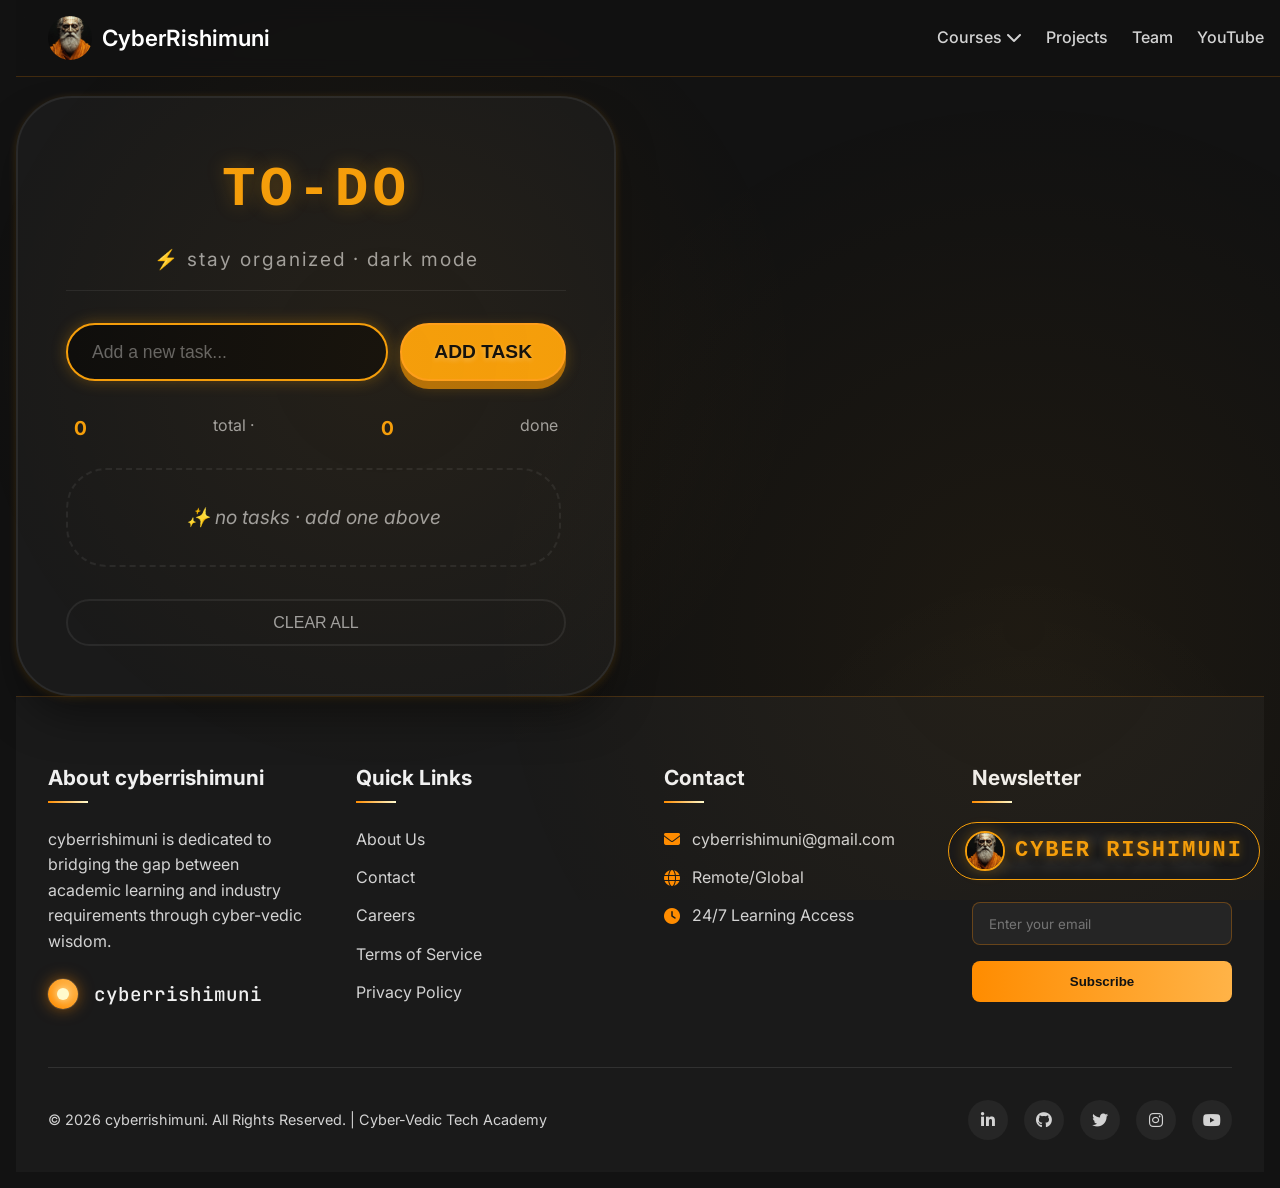
<file: projects/to_do.html>
<!DOCTYPE html>
<html lang="en">
<head>
    <meta charset="UTF-8">
    <meta name="viewport" content="width=device-width, initial-scale=1.0">
    <title>To-Do App · Cyber Rishimuni</title>
    <style>
        * {
            margin: 0;
            padding: 0;
            box-sizing: border-box;
            user-select: none;
        }

        body {
            min-height: 100vh;
            background: #0D0D0D;
            background: linear-gradient(145deg, #0D0D0D 0%, #121212 100%);
            font-family: 'Segoe UI', 'Arial', system-ui, sans-serif;
            display: flex;
            align-items: center;
            justify-content: center;
            margin: 0;
            padding: 16px;
            position: relative;
            overflow-x: hidden;
        }

        /* main card – dark theme */
        .todo-card {
            background: #1A1A1A;
            backdrop-filter: blur(10px);
            -webkit-backdrop-filter: blur(10px);
            border-radius: 56px;
            box-shadow: 0 25px 45px -10px rgba(0, 0, 0, 0.5),
                        0 2px 8px rgba(245, 158, 11, 0.2);
            padding: 3rem 3rem;
            text-align: center;
            border: 2px solid #2A2A2A;
            transition: box-shadow 0.3s, border-color 0.3s;
            max-width: 600px;
            width: 100%;
            max-height: 80vh;
            overflow-y: auto;
        }

        .todo-card:hover {
            box-shadow: 0 30px 55px -8px rgba(245, 158, 11, 0.15);
            border-color: #F59E0B;
        }

        /* header */
        .todo-header {
            font-size: 3.5rem;
            font-weight: 800;
            color: #F59E0B;
            text-shadow: 0 0 20px rgba(245, 158, 11, 0.3);
            letter-spacing: 4px;
            margin-bottom: 0.5rem;
            font-family: 'Courier New', monospace;
        }

        .todo-sub {
            font-size: 1.2rem;
            color: #A0A0A0;
            margin-bottom: 2rem;
            letter-spacing: 2px;
            border-bottom: 1px solid #2A2A2A;
            padding-bottom: 1rem;
        }

        /* input section */
        .input-section {
            display: flex;
            gap: 12px;
            margin-bottom: 2rem;
            flex-wrap: wrap;
        }

        .todo-input {
            flex: 1;
            min-width: 200px;
            background: #0D0D0D;
            border: 2px solid #2A2A2A;
            border-radius: 40px;
            padding: 1rem 1.5rem;
            font-size: 1.1rem;
            color: #FFFFFF;
            font-family: 'Segoe UI', sans-serif;
            transition: all 0.3s ease;
        }

        .todo-input:focus {
            outline: none;
            border-color: #F59E0B;
            box-shadow: 0 0 15px rgba(245, 158, 11, 0.3);
        }

        .todo-input::placeholder {
            color: #A0A0A0;
            opacity: 0.6;
        }

        .add-btn {
            background: #F59E0B;
            border: none;
            padding: 1rem 2rem;
            border-radius: 40px;
            font-size: 1.2rem;
            font-weight: bold;
            color: #0D0D0D;
            text-shadow: 0 2px 5px rgba(255, 255, 255, 0.3);
            box-shadow: 0 8px 0 #b37008, 0 5px 15px rgba(245, 158, 11, 0.3);
            cursor: pointer;
            transition: all 0.1s cubic-bezier(0.2, 0.9, 0.3, 1.2);
            border: 2px solid #FF9F1C;
            font-family: 'Segoe UI', sans-serif;
            transform: translateY(0);
            white-space: nowrap;
        }

        .add-btn:active {
            transform: translateY(5px);
            box-shadow: 0 3px 0 #8e5a0a, 0 8px 15px rgba(245, 158, 11, 0.3);
        }

        /* stats section */
        .stats {
            display: flex;
            justify-content: space-between;
            color: #A0A0A0;
            font-size: 1rem;
            margin-bottom: 1.5rem;
            padding: 0 0.5rem;
        }

        .stats span {
            color: #F59E0B;
            font-weight: bold;
            font-size: 1.2rem;
        }

        /* todo list */
        .todo-list {
            list-style: none;
            margin-bottom: 2rem;
            max-height: 300px;
            overflow-y: auto;
            padding-right: 5px;
        }

        .todo-list::-webkit-scrollbar {
            width: 5px;
        }

        .todo-list::-webkit-scrollbar-track {
            background: #2A2A2A;
            border-radius: 10px;
        }

        .todo-list::-webkit-scrollbar-thumb {
            background: #F59E0B;
            border-radius: 10px;
        }

        .todo-item {
            background: #0D0D0D;
            border: 1px solid #2A2A2A;
            border-radius: 40px;
            padding: 0.8rem 1.5rem;
            margin-bottom: 10px;
            display: flex;
            align-items: center;
            justify-content: space-between;
            gap: 10px;
            transition: all 0.3s ease;
            animation: slideIn 0.3s ease;
        }

        @keyframes slideIn {
            from {
                opacity: 0;
                transform: translateY(-10px);
            }
            to {
                opacity: 1;
                transform: translateY(0);
            }
        }

        .todo-item:hover {
            border-color: #F59E0B;
            box-shadow: 0 0 15px rgba(245, 158, 11, 0.2);
        }

        .todo-content {
            display: flex;
            align-items: center;
            gap: 12px;
            flex: 1;
        }

        .todo-checkbox {
            width: 22px;
            height: 22px;
            cursor: pointer;
            accent-color: #F59E0B;
        }

        .todo-text {
            color: #FFFFFF;
            font-size: 1.1rem;
            word-break: break-word;
            text-align: left;
        }

        .todo-text.completed {
            text-decoration: line-through;
            color: #A0A0A0;
        }

        .delete-btn {
            background: none;
            border: none;
            color: #A0A0A0;
            font-size: 1.5rem;
            cursor: pointer;
            padding: 0 5px;
            transition: all 0.3s ease;
        }

        .delete-btn:hover {
            color: #F59E0B;
            transform: scale(1.1);
        }

        /* clear all button */
        .clear-btn {
            background: transparent;
            border: 2px solid #2A2A2A;
            padding: 0.8rem 2rem;
            border-radius: 40px;
            font-size: 1rem;
            color: #A0A0A0;
            cursor: pointer;
            transition: all 0.3s ease;
            font-family: 'Segoe UI', sans-serif;
            width: 100%;
        }

        .clear-btn:hover {
            border-color: #F59E0B;
            color: #F59E0B;
            box-shadow: 0 0 15px rgba(245, 158, 11, 0.2);
        }

        .clear-btn:active {
            transform: scale(0.98);
        }

        /* empty state */
        .empty-state {
            color: #A0A0A0;
            font-size: 1.2rem;
            padding: 2rem;
            text-align: center;
            font-style: italic;
            border: 2px dashed #2A2A2A;
            border-radius: 40px;
        }

        /* Cyber Rishimuni Logo - EXACT same as counter app */
        .cyber-logo {
            position: fixed;
            bottom: 20px;
            right: 20px;
            z-index: 1000;
            display: flex;
            align-items: center;
            gap: 12px;
            cursor: pointer;
            font-family: "Segoe UI", sans-serif;
            transition: transform 0.3s ease;
        }

        .cyber-logo:hover {
            transform: scale(1.05);
            opacity: 0.9;
        }

        /* Logo Image */
        .cyber-logo img {
            width: 40px;
            height: 40px;
            border-radius: 50%;
            object-fit: cover;
            border: 2px solid #F59E0B;
            box-shadow: 0 0 15px rgba(245, 158, 11, 0.3);
        }

        /* Text */
        .cyber-logo .logo-text {
            display: flex;
            align-items: center;
            gap: 10px;
            font-size: 22px;
            font-weight: 600;
            color: #F59E0B;
            letter-spacing: 2px;
            text-shadow: 0 0 10px rgba(245, 158, 11, 0.5);
            background: rgba(26, 26, 26, 0.8);
            padding: 8px 16px;
            border-radius: 30px;
            border: 1px solid #F59E0B;
            backdrop-filter: blur(5px);
            font-family: 'Courier New', monospace;
        }

        /* Decoration Square */
        .logo-decoration {
            width: 10px;
            height: 40px;
            background: linear-gradient(180deg, #ff9800, #ff6a00);
            border-radius: 3px;
            transition: box-shadow 0.3s ease;
        }

        .cyber-logo:hover .logo-decoration {
            box-shadow: 0 0 10px #ff9800;
        }

        /* subtle background effect */
        .bg-bling {
            position: fixed;
            top: 0; left: 0; width: 100%; height: 100%;
            background: radial-gradient(circle at 30% 40%, rgba(245, 158, 11, 0.05) 0%, transparent 40%),
                        radial-gradient(circle at 80% 70%, rgba(245, 158, 11, 0.05) 0%, transparent 45%);
            pointer-events: none;
            z-index: 1;
        }

        /* small screen adaptation */
        @media (max-width: 550px) {
            .todo-card {
                padding: 2rem 1.5rem;
            }
            .todo-header {
                font-size: 2.5rem;
            }
            .todo-sub {
                font-size: 1rem;
            }
            .input-section {
                flex-direction: column;
            }
            .add-btn {
                width: 100%;
            }
            .cyber-logo { 
                bottom: 10px; 
                right: 10px; 
            }
            .cyber-logo .logo-text { 
                font-size: 18px; 
                padding: 6px 12px; 
            }
            .cyber-logo img { 
                width: 35px; 
                height: 35px; 
            }
            .logo-decoration { 
                height: 35px; 
            }
        }

        @media (max-width: 450px) {
            .cyber-logo .logo-text { 
                font-size: 14px; 
                padding: 4px 8px; 
            }
            .cyber-logo img { 
                width: 30px; 
                height: 30px; 
            }
            .logo-decoration { 
                height: 30px; 
                width: 8px;
            }
            .todo-item {
                padding: 0.6rem 1rem;
            }
            .todo-text {
                font-size: 0.95rem;
            }
        }

        /* ultra-wide screens */
        @media (min-width: 1600px) {
            .cyber-logo { bottom: 30px; right: 30px; }
            .cyber-logo .logo-text { font-size: 28px; }
        }
    </style>
    <link rel="stylesheet" href="https://cdnjs.cloudflare.com/ajax/libs/font-awesome/6.4.0/css/all.min.css">
    <link rel="preconnect" href="https://fonts.googleapis.com">
    <link rel="preconnect" href="https://fonts.gstatic.com" crossorigin>
    <link rel="stylesheet" href="../style.css">
    <link href="https://fonts.googleapis.com/css2?family=Inter:wght@300;400;500;600;700&family=JetBrains+Mono:wght@300;400;500&display=swap" rel="stylesheet">
    <link rel="stylesheet" href="../style.css">
</head>
<body>
    <!-- Cyber-Vedic Header -->
    <header class="cyber-header">
        <div class="header-container">
           <a href="#" class="logo"
   style="
     display:flex;
     align-items:center;
     gap:10px;
     text-decoration:none;
     font-family:Inter, sans-serif;
     font-weight:600;
     font-size:clamp(1rem, 2.5vw, 1.4rem);
     color:#fff;
   ">

    <div class="logo-iconimg"
         style="
           width:clamp(32px, 5vw, 44px);
           height:clamp(32px, 5vw, 44px);
           border-radius:50%;
           overflow:hidden;
           flex-shrink:0;
         ">
        <img src="../image.jpg"
             alt="CyberRishimuni Logo"
             style="
               width:100%;
               height:100%;
               object-fit:cover;
               display:block;
             ">
    </div>

    <span style="white-space:nowrap;">CyberRishimuni</span>
</a>

            
            <button class="mobile-toggle" aria-label="Toggle Navigation"><span></span><span></span><span></span></button>
            <nav class="nav-menu">
                <ul class="nav-links">
                    <li class="dropdown">
                        <a href="#">Courses <i class="fas fa-chevron-down"></i></a>
                        <div class="dropdown-content">
                            <a href="#">Web Development</a>
                            <a href="#">Software Testing</a>
                            <a href="#">Data Analytics</a>
                        </div>
                    </li>
                    <li><a href="../learn.html">Projects</a></li>
                    <li><a href="../team.html">Team</a></li>
                    <li><a href="#">YouTube</a></li>
                </ul>
            </nav>
            
        </div>
        
   
    </header>
    <!-- background spark -->
    <div class="bg-bling"></div>

    <!-- main todo card -->
    <div class="todo-card">
        <div class="todo-header">TO-DO</div>
        <div class="todo-sub">⚡ stay organized · dark mode</div>
        
        <!-- input section -->
        <div class="input-section">
            <input type="text" class="todo-input" id="todoInput" placeholder="Add a new task..." maxlength="50">
            <button class="add-btn" id="addBtn">ADD TASK</button>
        </div>

        <!-- stats -->
        <div class="stats" id="stats">
            <span id="totalTasks">0</span> total · <span id="completedTasks">0</span> done
        </div>

        <!-- todo list -->
        <ul class="todo-list" id="todoList">
            <li class="empty-state">✨ no tasks · add one above</li>
        </ul>

        <!-- clear all button -->
        <button class="clear-btn" id="clearBtn">CLEAR ALL</button>
    </div>

    <!-- Cyber Rishimuni Logo - EXACT same as counter app with image.jpg -->
    <div class="cyber-logo" onclick="window.open('https://cyberrishimuni.github.io/cyberrishimuni/', '_blank')">
        <div class="logo-text">
            <img src="../image.jpg" alt="Cyber Rishimuni Logo">
            CYBER RISHIMUNI
        </div>
    </div>

    <script>
        (function() {
            // DOM elements
            const todoInput = document.getElementById('todoInput');
            const addBtn = document.getElementById('addBtn');
            const todoList = document.getElementById('todoList');
            const totalSpan = document.getElementById('totalTasks');
            const completedSpan = document.getElementById('completedTasks');
            const clearBtn = document.getElementById('clearBtn');

            // Load todos from localStorage
            let todos = JSON.parse(localStorage.getItem('todos')) || [];

            // Update stats
            function updateStats() {
                const total = todos.length;
                const completed = todos.filter(todo => todo.completed).length;
                totalSpan.textContent = total;
                completedSpan.textContent = completed;
            }

            // Save to localStorage
            function saveTodos() {
                localStorage.setItem('todos', JSON.stringify(todos));
                updateStats();
            }

            // Render todo list
            function renderTodos() {
                if (todos.length === 0) {
                    todoList.innerHTML = '<li class="empty-state">✨ no tasks · add one above</li>';
                    return;
                }

                todoList.innerHTML = todos.map((todo, index) => `
                    <li class="todo-item" data-index="${index}">
                        <div class="todo-content">
                            <input type="checkbox" class="todo-checkbox" ${todo.completed ? 'checked' : ''}>
                            <span class="todo-text ${todo.completed ? 'completed' : ''}">${todo.text}</span>
                        </div>
                        <button class="delete-btn">×</button>
                    </li>
                `).join('');

                // Add event listeners to checkboxes and delete buttons
                document.querySelectorAll('.todo-checkbox').forEach(checkbox => {
                    checkbox.addEventListener('change', function() {
                        const li = this.closest('.todo-item');
                        const index = li.dataset.index;
                        todos[index].completed = this.checked;
                        li.querySelector('.todo-text').classList.toggle('completed', this.checked);
                        saveTodos();
                    });
                });

                document.querySelectorAll('.delete-btn').forEach(btn => {
                    btn.addEventListener('click', function() {
                        const li = this.closest('.todo-item');
                        const index = li.dataset.index;
                        todos.splice(index, 1);
                        renderTodos();
                        saveTodos();
                    });
                });
            }

            // Add new todo
            function addTodo() {
                const text = todoInput.value.trim();
                if (text) {
                    todos.push({
                        text: text,
                        completed: false
                    });
                    todoInput.value = '';
                    renderTodos();
                    saveTodos();
                }
            }

            // Clear all todos
            function clearAll() {
                if (todos.length > 0 && confirm('Clear all tasks?')) {
                    todos = [];
                    renderTodos();
                    saveTodos();
                }
            }

            // Event listeners
            addBtn.addEventListener('click', addTodo);
            todoInput.addEventListener('keypress', (e) => {
                if (e.key === 'Enter') {
                    addTodo();
                }
            });
            clearBtn.addEventListener('click', clearAll);

            // Initial render
            renderTodos();
            updateStats();

            // Focus input on load
            todoInput.focus();
        })();
    </script>
<!-- Footer -->
    <footer class="footer">
        <div class="footer-container">
            <div class="footer-column">
                <h3>About cyberrishimuni</h3>
                <p style="color: var(--silver-text); margin-bottom: 1.5rem;">cyberrishimuni is dedicated to bridging the gap between academic learning and industry requirements through cyber-vedic wisdom.</p>
                <div class="logo" style="font-size: 1.2rem;">
                    <div class="logo-icon" style="width: 30px; height: 30px;"></div>
                    cyberrishimuni
                </div>
            </div>
            
            <div class="footer-column">
                <h3>Quick Links</h3>
                <ul class="footer-links">
                    <li><a href="#">About Us</a></li>
                    <li><a href="#">Contact</a></li>
                    <li><a href="#">Careers</a></li>
                    <li><a href="#">Terms of Service</a></li>
                    <li><a href="#">Privacy Policy</a></li>
                </ul>
            </div>
            
            <div class="footer-column">
                <h3>Contact</h3>
                <div class="contact-info">
                    <p><i class="fas fa-envelope"></i>cyberrishimuni@gmail.com</p>
                    <p><i class="fas fa-globe"></i> Remote/Global</p>
                    <p><i class="fas fa-clock"></i> 24/7 Learning Access</p>
                </div>
            </div>
            
            <div class="footer-column">
                <h3>Newsletter</h3>
                <p style="color: var(--silver-text); margin-bottom: 1.5rem;">Get the latest tutorials and code snippets delivered to your inbox.</p>
                <div class="newsletter">
                    <input type="email" placeholder="Enter your email">
                    <button class="btn-subscribe">Subscribe</button>
                </div>
            </div>
        </div>
        
        <div class="footer-bottom">
            <div class="copyright">
                © 2026 cyberrishimuni. All Rights Reserved. | Cyber-Vedic Tech Academy
            </div>
            <div class="social-icons">
                <a href="#"><i class="fab fa-linkedin-in"></i></a>
                <a href="#"><i class="fab fa-github"></i></a>
                <a href="#"><i class="fab fa-twitter"></i></a>
                <a href="#"><i class="fab fa-instagram"></i></a>
                <a href="#"><i class="fab fa-youtube"></i></a>
            </div>
        </div>
    </footer>

    <script>
    document.addEventListener('DOMContentLoaded', function() {
        const toggle = document.querySelector('.mobile-toggle');
        const nav = document.querySelector('.nav-menu');
        if (!toggle || !nav) return;

        toggle.addEventListener('click', function() {
            nav.classList.toggle('active');
            toggle.classList.toggle('open');
        });

        nav.querySelectorAll('a').forEach(link => {
            link.addEventListener('click', function() {
                if (window.innerWidth < 900) {
                    nav.classList.remove('active');
                    toggle.classList.remove('open');
                }
            });
        });
    });
    </script>
</body>
</html>
</file>
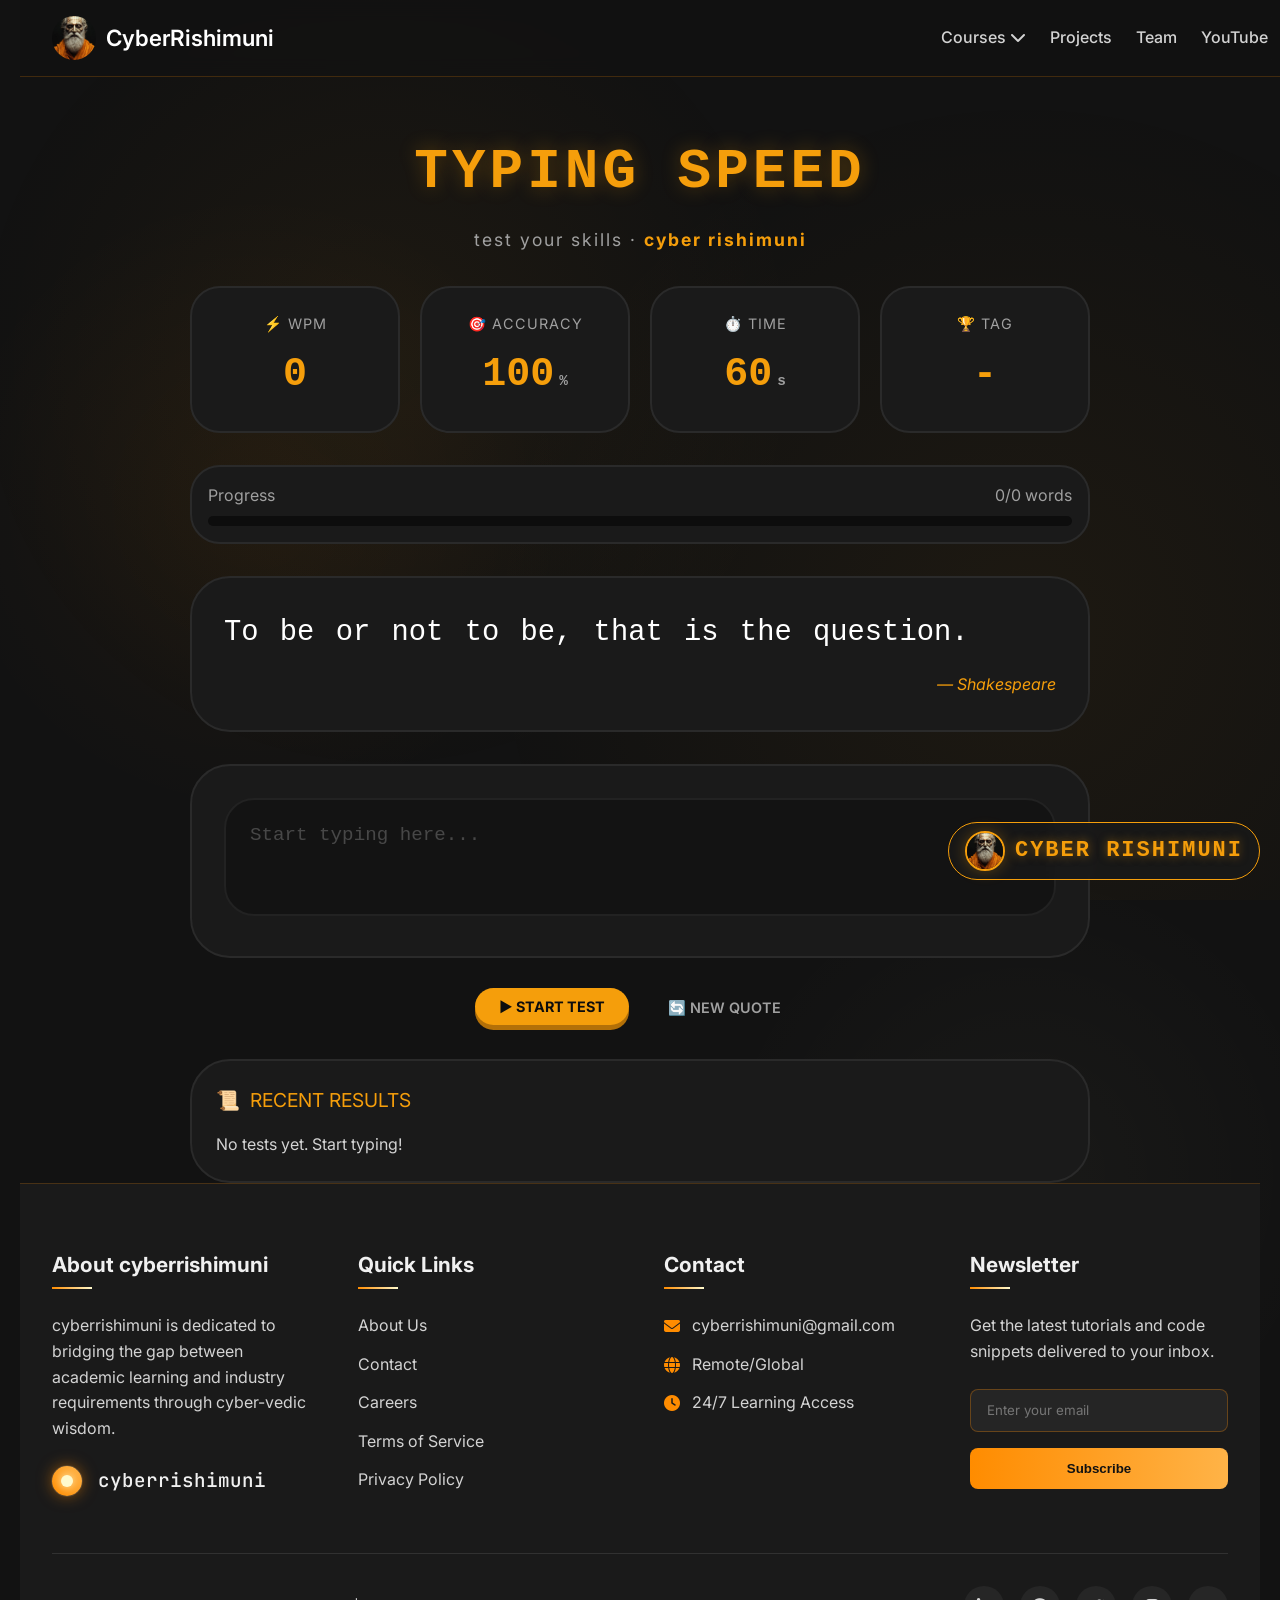
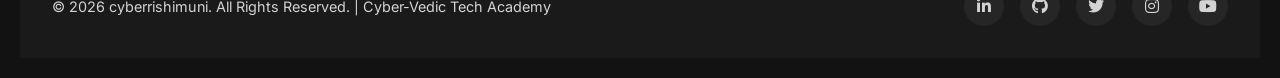
<file: projects/typespeedtest.html>
<!DOCTYPE html>
<html lang="en">
<head>
    <meta charset="UTF-8">
    <meta name="viewport" content="width=device-width, initial-scale=1.0">
    <title>Typing Speed Test · Cyber Rishimuni</title>
    <style>
        * {
            margin: 0;
            padding: 0;
            box-sizing: border-box;
        }

        body {
            min-height: 100vh;
            background: #0D0D0D;
            background: linear-gradient(145deg, #0D0D0D 0%, #121212 100%);
            font-family: 'Segoe UI', 'Arial', system-ui, sans-serif;
            margin: 0;
            padding: 20px;
            position: relative;
            overflow-x: hidden;
            color: #FFFFFF;
        }

        /* Cyber Rishimuni Logo - Bottom Right */
        .cyber-logo {
            position: fixed;
            bottom: 20px;
            right: 20px;
            z-index: 1000;
            display: flex;
            align-items: center;
            gap: 12px;
            cursor: pointer;
            font-family: "Segoe UI", sans-serif;
            transition: transform 0.3s ease;
        }

        .cyber-logo:hover {
            transform: scale(1.05);
            opacity: 0.9;
        }

        .cyber-logo img {
            width: 40px;
            height: 40px;
            border-radius: 50%;
            object-fit: cover;
            border: 2px solid #F59E0B;
            box-shadow: 0 0 15px rgba(245, 158, 11, 0.3);
        }

        .cyber-logo .logo-text {
            display: flex;
            align-items: center;
            gap: 10px;
            font-size: 22px;
            font-weight: 600;
            color: #F59E0B;
            letter-spacing: 2px;
            text-shadow: 0 0 10px rgba(245, 158, 11, 0.5);
            background: rgba(26, 26, 26, 0.8);
            padding: 8px 16px;
            border-radius: 30px;
            border: 1px solid #F59E0B;
            backdrop-filter: blur(5px);
            font-family: 'Courier New', monospace;
        }

        /* subtle background effect */
        .bg-bling {
            position: fixed;
            top: 0; left: 0; width: 100%; height: 100%;
            background: radial-gradient(circle at 30% 40%, rgba(245, 158, 11, 0.05) 0%, transparent 40%),
                        radial-gradient(circle at 80% 70%, rgba(245, 158, 11, 0.05) 0%, transparent 45%);
            pointer-events: none;
            z-index: 1;
        }

        /* main container */
        .container {
            max-width: 900px;
            margin: 0 auto;
            position: relative;
            z-index: 10;
        }

        /* header */
        .header {
            text-align: center;
            margin-bottom: 2rem;
            padding-top: 2rem;
        }

        .header h1 {
            font-size: 3.5rem;
            font-weight: 800;
            color: #F59E0B;
            text-shadow: 0 0 20px rgba(245, 158, 11, 0.3);
            letter-spacing: 4px;
            font-family: 'Courier New', monospace;
            margin-bottom: 0.5rem;
        }

        .header p {
            color: #A0A0A0;
            font-size: 1.1rem;
            letter-spacing: 2px;
        }

        .header p span {
            color: #F59E0B;
            font-weight: bold;
        }

        /* stats card */
        .stats-grid {
            display: grid;
            grid-template-columns: repeat(4, 1fr);
            gap: 20px;
            margin-bottom: 2rem;
        }

        .stat-card {
            background: #1A1A1A;
            border: 2px solid #2A2A2A;
            border-radius: 30px;
            padding: 1.5rem;
            text-align: center;
            transition: all 0.3s ease;
        }

        .stat-card:hover {
            border-color: #F59E0B;
            transform: translateY(-5px);
            box-shadow: 0 10px 20px rgba(245, 158, 11, 0.2);
        }

        .stat-label {
            color: #A0A0A0;
            font-size: 0.9rem;
            margin-bottom: 0.5rem;
            text-transform: uppercase;
            letter-spacing: 1px;
        }

        .stat-value {
            color: #F59E0B;
            font-size: 2.5rem;
            font-weight: bold;
            font-family: 'Courier New', monospace;
        }

        .stat-unit {
            color: #A0A0A0;
            font-size: 0.9rem;
            margin-left: 5px;
        }

        /* progress bar */
        .progress-container {
            background: #1A1A1A;
            border: 2px solid #2A2A2A;
            border-radius: 30px;
            padding: 1rem;
            margin-bottom: 2rem;
        }

        .progress-info {
            display: flex;
            justify-content: space-between;
            color: #A0A0A0;
            margin-bottom: 0.5rem;
        }

        .progress-bar {
            width: 100%;
            height: 10px;
            background: #0D0D0D;
            border-radius: 10px;
            overflow: hidden;
        }

        .progress-fill {
            height: 100%;
            background: linear-gradient(90deg, #F59E0B, #FF9F1C);
            width: 0%;
            transition: width 0.3s ease;
            box-shadow: 0 0 15px #F59E0B;
        }

        /* quote display */
        .quote-container {
            background: #1A1A1A;
            border: 2px solid #2A2A2A;
            border-radius: 40px;
            padding: 2rem;
            margin-bottom: 2rem;
            position: relative;
        }

        .quote-text {
            font-size: 1.8rem;
            line-height: 1.6;
            color: #FFFFFF;
            font-family: 'Courier New', monospace;
            word-spacing: 4px;
        }

        .quote-text span {
            position: relative;
        }

        .quote-text .correct {
            color: #10b981;
            text-shadow: 0 0 10px #10b981;
        }

        .quote-text .current {
            background: #F59E0B;
            color: #0D0D0D;
            padding: 2px 0;
            border-radius: 4px;
            animation: blink 1s infinite;
        }

        .quote-text .wrong {
            color: #ef4444;
            text-decoration: underline wavy #ef4444;
        }

        @keyframes blink {
            0%, 50% { opacity: 1; }
            51%, 100% { opacity: 0.5; }
        }

        .quote-author {
            color: #F59E0B;
            margin-top: 1rem;
            font-style: italic;
            text-align: right;
        }

        /* typing area */
        .typing-area {
            background: #1A1A1A;
            border: 2px solid #2A2A2A;
            border-radius: 40px;
            padding: 2rem;
            margin-bottom: 2rem;
        }

        .typing-input {
            width: 100%;
            background: #0D0D0D;
            border: 2px solid #2A2A2A;
            border-radius: 30px;
            padding: 1.5rem;
            color: #FFFFFF;
            font-size: 1.2rem;
            font-family: 'Courier New', monospace;
            resize: none;
            transition: all 0.3s ease;
        }

        .typing-input:focus {
            outline: none;
            border-color: #F59E0B;
            box-shadow: 0 0 30px rgba(245, 158, 11, 0.3);
        }

        .typing-input:disabled {
            opacity: 0.5;
            cursor: not-allowed;
        }

        /* humiliation message */
        .humiliation-box {
            background: rgba(239, 68, 68, 0.1);
            border: 2px solid #ef4444;
            border-radius: 30px;
            padding: 1.5rem;
            margin-bottom: 2rem;
            text-align: center;
            animation: shake 0.5s ease;
        }

        @keyframes shake {
            0%, 100% { transform: translateX(0); }
            25% { transform: translateX(-10px); }
            75% { transform: translateX(10px); }
        }

        .humiliation-text {
            color: #ef4444;
            font-size: 1.5rem;
            font-weight: bold;
            margin-bottom: 0.5rem;
        }

        .humiliation-sub {
            color: #A0A0A0;
            font-size: 1rem;
        }

        .praise-box {
            background: rgba(16, 185, 129, 0.1);
            border: 2px solid #10b981;
            border-radius: 30px;
            padding: 1.5rem;
            margin-bottom: 2rem;
            text-align: center;
            animation: glow 2s ease;
        }

        @keyframes glow {
            0%, 100% { box-shadow: 0 0 20px #10b981; }
            50% { box-shadow: 0 0 50px #10b981; }
        }

        .praise-text {
            color: #10b981;
            font-size: 1.5rem;
            font-weight: bold;
            margin-bottom: 0.5rem;
        }

        .praise-sub {
            color: #A0A0A0;
            font-size: 1rem;
        }

        /* control buttons */
        .control-buttons {
            display: flex;
            gap: 15px;
            justify-content: center;
            margin-bottom: 2rem;
        }

        .btn {
            background: transparent;
            border: 2px solid #2A2A2A;
            border-radius: 40px;
            padding: 1rem 2.5rem;
            color: #A0A0A0;
            font-size: 1.1rem;
            cursor: pointer;
            transition: all 0.3s ease;
            display: flex;
            align-items: center;
            justify-content: center;
            gap: 10px;
        }

        .btn:hover {
            border-color: #F59E0B;
            color: #F59E0B;
        }

        .btn.primary {
            background: #F59E0B;
            border-color: #FF9F1C;
            color: #0D0D0D;
            font-weight: bold;
            box-shadow: 0 5px 0 #b37008;
            transform: translateY(-2px);
        }

        .btn.primary:hover {
            transform: translateY(0);
            box-shadow: 0 2px 0 #b37008;
        }

        .btn.primary:active {
            transform: translateY(3px);
            box-shadow: 0 0 0 #b37008;
        }

        /* difficulty selector */
        .difficulty-selector {
            display: flex;
            gap: 10px;
            justify-content: center;
            margin-bottom: 2rem;
        }

        .difficulty-btn {
            background: #1A1A1A;
            border: 2px solid #2A2A2A;
            border-radius: 30px;
            padding: 0.8rem 2rem;
            color: #A0A0A0;
            cursor: pointer;
            transition: all 0.3s ease;
        }

        .difficulty-btn:hover {
            border-color: #F59E0B;
            color: #F59E0B;
        }

        .difficulty-btn.active {
            background: #F59E0B;
            border-color: #FF9F1C;
            color: #0D0D0D;
            font-weight: bold;
        }

        /* history */
        .history-container {
            background: #1A1A1A;
            border: 2px solid #2A2A2A;
            border-radius: 40px;
            padding: 1.5rem;
        }

        .history-title {
            color: #F59E0B;
            font-size: 1.2rem;
            margin-bottom: 1rem;
            display: flex;
            align-items: center;
            gap: 10px;
        }

        .history-list {
            display: flex;
            flex-direction: column;
            gap: 10px;
        }

        .history-item {
            display: flex;
            justify-content: space-between;
            align-items: center;
            padding: 1rem;
            background: #0D0D0D;
            border: 1px solid #2A2A2A;
            border-radius: 30px;
            transition: all 0.3s ease;
        }

        .history-item:hover {
            border-color: #F59E0B;
        }

        .history-score {
            font-size: 1.3rem;
            font-weight: bold;
            color: #F59E0B;
        }

        .history-tag {
            padding: 0.3rem 1rem;
            border-radius: 20px;
            font-size: 0.9rem;
            font-weight: bold;
        }

        .history-tag.noob { background: #ef4444; color: #FFFFFF; }
        .history-tag.snail { background: #f97316; color: #0D0D0D; }
        .history-tag.average { background: #F59E0B; color: #0D0D0D; }
        .history-tag.pro { background: #3b82f6; color: #FFFFFF; }
        .history-tag.ninja { background: #8b5cf6; color: #FFFFFF; }
        .history-tag.legend { background: #10b981; color: #0D0D0D; }

        /* responsive */
        @media (max-width: 768px) {
            .header h1 {
                font-size: 2.5rem;
            }
            
            .stats-grid {
                grid-template-columns: repeat(2, 1fr);
            }
            
            .quote-text {
                font-size: 1.3rem;
            }
            
            .control-buttons {
                flex-wrap: wrap;
            }
            
            .btn {
                flex: 1;
                min-width: 120px;
            }
            
            .cyber-logo {
                bottom: 10px;
                right: 10px;
            }
            
            .cyber-logo .logo-text {
                font-size: 18px;
                padding: 6px 12px;
            }
            
            .cyber-logo img {
                width: 35px;
                height: 35px;
            }
        }

        @media (max-width: 450px) {
            .cyber-logo .logo-text {
                font-size: 14px;
                padding: 4px 8px;
            }
            .cyber-logo img {
                width: 30px;
                height: 30px;
            }
            
            .stats-grid {
                grid-template-columns: 1fr;
            }
            
            .difficulty-selector {
                flex-wrap: wrap;
            }
        }
    </style>
    <link rel="stylesheet" href="https://cdnjs.cloudflare.com/ajax/libs/font-awesome/6.4.0/css/all.min.css">
    <link rel="preconnect" href="https://fonts.googleapis.com">
    <link rel="preconnect" href="https://fonts.gstatic.com" crossorigin>
    <link rel="stylesheet" href="../style.css">
    <link href="https://fonts.googleapis.com/css2?family=Inter:wght@300;400;500;600;700&family=JetBrains+Mono:wght@300;400;500&display=swap" rel="stylesheet">
    <link rel="stylesheet" href="../style.css">
</head>
<body>
    <!-- Cyber-Vedic Header -->
    <header class="cyber-header">
        <div class="header-container">
           <a href="#" class="logo"
   style="
     display:flex;
     align-items:center;
     gap:10px;
     text-decoration:none;
     font-family:Inter, sans-serif;
     font-weight:600;
     font-size:clamp(1rem, 2.5vw, 1.4rem);
     color:#fff;
   ">

    <div class="logo-iconimg"
         style="
           width:clamp(32px, 5vw, 44px);
           height:clamp(32px, 5vw, 44px);
           border-radius:50%;
           overflow:hidden;
           flex-shrink:0;
         ">
        <img src="../image.jpg"
             alt="CyberRishimuni Logo"
             style="
               width:100%;
               height:100%;
               object-fit:cover;
               display:block;
             ">
    </div>

    <span style="white-space:nowrap;">CyberRishimuni</span>
</a>

            
            <button class="mobile-toggle" aria-label="Toggle Navigation"><span></span><span></span><span></span></button>
            <nav class="nav-menu">
                <ul class="nav-links">
                    <li class="dropdown">
                        <a href="#">Courses <i class="fas fa-chevron-down"></i></a>
                        <div class="dropdown-content">
                            <a href="#">Web Development</a>
                            <a href="#">Software Testing</a>
                            <a href="#">Data Analytics</a>
                        </div>
                    </li>
                    <li><a href="../learn.html">Projects</a></li>
                    <li><a href="../team.html">Team</a></li>
                    <li><a href="#">YouTube</a></li>
                </ul>
            </nav>
            
        </div>
        
   
    </header>
    <div class="bg-bling"></div>

    <div class="container">
        <!-- header -->
        <div class="header">
            <h1>TYPING SPEED</h1>
            <p>test your skills · <span>cyber rishimuni</span></p>
        </div>

        <!-- stats -->
        <div class="stats-grid">
            <div class="stat-card">
                <div class="stat-label">⚡ WPM</div>
                <div class="stat-value" id="wpm">0</div>
            </div>
            <div class="stat-card">
                <div class="stat-label">🎯 ACCURACY</div>
                <div class="stat-value" id="accuracy">100<span class="stat-unit">%</span></div>
            </div>
            <div class="stat-card">
                <div class="stat-label">⏱️ TIME</div>
                <div class="stat-value" id="timer">60<span class="stat-unit">s</span></div>
            </div>
            <div class="stat-card">
                <div class="stat-label">🏆 TAG</div>
                <div class="stat-value" id="tag">-</div>
            </div>
        </div>

        <!-- progress bar -->
        <div class="progress-container">
            <div class="progress-info">
                <span>Progress</span>
                <span id="progressText">0/0 words</span>
            </div>
            <div class="progress-bar">
                <div class="progress-fill" id="progressBar" style="width: 0%;"></div>
            </div>
        </div>

        <!-- humiliation/praise message -->
        <div id="messageBox" style="display: none;"></div>

        <!-- quote display -->
        <div class="quote-container">
            <div class="quote-text" id="quoteDisplay"></div>
            <div class="quote-author" id="quoteAuthor"></div>
        </div>

        <!-- typing area -->
        <div class="typing-area">
            <textarea class="typing-input" id="typingInput" placeholder="Start typing here..." rows="3" disabled></textarea>
        </div>

  
        <!-- control buttons -->
        <div class="control-buttons">
            <button class="btn primary" id="startBtn" onclick="startTest()">▶ START TEST</button>
            <button class="btn" id="resetBtn" onclick="resetTest()">🔄 NEW QUOTE</button>
        </div>

        <!-- history -->
        <div class="history-container">
            <div class="history-title">
                <span>📜</span> RECENT RESULTS
            </div>
            <div class="history-list" id="historyList">
                <!-- history items will be added here -->
            </div>
        </div>
    </div>

    <!-- Cyber Rishimuni Logo -->
    <div class="cyber-logo" onclick="window.open('https://cyberrishimuni.github.io/cyberrishimuni/', '_blank')">
        <div class="logo-text">
            <img src="../image.jpg" alt="Cyber Rishimuni Logo">
            CYBER RISHIMUNI
        </div>
    </div>

    <script>
        // Quotes database
        const quotes = [
            { text: "The quick brown fox jumps over the lazy dog.", author: "Typing Classic" },
            { text: "To be or not to be, that is the question.", author: "Shakespeare" },
            { text: "All that glitters is not gold.", author: "William Shakespeare" },
            { text: "The only way to do great work is to love what you do.", author: "Steve Jobs" },
            { text: "Life is what happens when you're busy making other plans.", author: "John Lennon" },
            { text: "The future belongs to those who believe in the beauty of their dreams.", author: "Eleanor Roosevelt" },
            { text: "It does not matter how slowly you go as long as you do not stop.", author: "Confucius" },
            { text: "Success is not final, failure is not fatal: it is the courage to continue that counts.", author: "Winston Churchill" },
            { text: "The only impossible journey is the one you never begin.", author: "Tony Robbins" },
            { text: "Your time is limited, don't waste it living someone else's life.", author: "Steve Jobs" },
            { text: "The purpose of our lives is to be happy.", author: "Dalai Lama" },
            { text: "Get busy living or get busy dying.", author: "Stephen King" },
            { text: "You only live once, but if you do it right, once is enough.", author: "Mae West" },
            { text: "Many of life's failures are people who did not realize how close they were to success when they gave up.", author: "Thomas Edison" }
        ];

        // Humiliation messages for low WPM
        const humiliationMessages = [
            { tag: "🐌 SNAIL", message: "A snail would type faster than you!", emoji: "🐌" },
            { tag: "🦥 SLOTH", message: "Even a sloth on sleeping pills types faster!", emoji: "🦥" },
            { tag: "🪨 ROCK", message: "Are you typing with your nose? A rock has better speed!", emoji: "🪨" },
            { tag: "🐢 TURTLE", message: "My grandmother's turtle types better than this!", emoji: "🐢" },
            { tag: "🥔 POTATO", message: "You type like a potato! A raw potato!", emoji: "🥔" },
            { tag: "🧓 GRANDMA", message: "My 90-year-old grandma types faster... with her toes!", emoji: "🧓" },
            { tag: "🦦 OTTER", message: "Even an otter playing with stones types faster!", emoji: "🦦" },
            { tag: "🐌 NOOB", message: "Have you ever seen a keyboard before? Noob alert!", emoji: "🎮" },
            { tag: "🪦 RIP", message: "Your typing speed is dead. RIP!", emoji: "🪦" },
            { tag: "🐛 BUG", message: "Are you debugging or typing? This is bug-level slow!", emoji: "🐛" }
        ];

        // Praise messages for fast typists
        const praiseMessages = [
            { tag: "⚡ NINJA", message: "You type like a ninja! Fast and furious!", emoji: "⚡" },
            { tag: "🤖 CYBORG", message: "Are you human or machine? That's superhuman speed!", emoji: "🤖" },
            { tag: "🏆 LEGEND", message: "Legendary typing skills! You're in the hall of fame!", emoji: "🏆" },
            { tag: "🚀 ROCKET", message: "Your fingers are rockets! Blazing fast!", emoji: "🚀" },
            { tag: "💻 PRO", message: "Pro level unlocked! You're a typing master!", emoji: "💻" },
            { tag: "👨‍💻 HACKER", message: "Are you hacking the mainframe? That's insane speed!", emoji: "👨‍💻" },
            { tag: "⚡ FLASH", message: "You type faster than the Flash!", emoji: "⚡" },
            { tag: "🎯 SNIPER", message: "Perfect accuracy with lightning speed! Sniper level!", emoji: "🎯" }
        ];

        // Game state
        let currentQuote = {};
        let timer = 60;
        let timeLeft = 60;
        let testActive = false;
        let timerInterval = null;
        let startTime = null;
        let typedWords = [];
        let correctChars = 0;
        let totalChars = 0;
        let history = JSON.parse(localStorage.getItem('typingHistory')) || [];

        // DOM elements
        const quoteDisplay = document.getElementById('quoteDisplay');
        const quoteAuthor = document.getElementById('quoteAuthor');
        const typingInput = document.getElementById('typingInput');
        const wpmDisplay = document.getElementById('wpm');
        const accuracyDisplay = document.getElementById('accuracy');
        const timerDisplay = document.getElementById('timer');
        const tagDisplay = document.getElementById('tag');
        const progressText = document.getElementById('progressText');
        const progressBar = document.getElementById('progressBar');
        const messageBox = document.getElementById('messageBox');
        const startBtn = document.getElementById('startBtn');
        const resetBtn = document.getElementById('resetBtn');
        const historyList = document.getElementById('historyList');

        // Initialize
        function init() {
            loadNewQuote();
            updateHistory();
        }

        // Load new random quote
        function loadNewQuote() {
            const randomIndex = Math.floor(Math.random() * quotes.length);
            currentQuote = quotes[randomIndex];
            renderQuote();
        }

        // Render quote with highlighting
        function renderQuote() {
            if (!testActive) {
                quoteDisplay.innerHTML = currentQuote.text;
                quoteAuthor.textContent = `— ${currentQuote.author}`;
                return;
            }

            const typed = typingInput.value;
            const quoteText = currentQuote.text;
            
            let html = '';
            for (let i = 0; i < quoteText.length; i++) {
                const char = quoteText[i];
                const typedChar = typed[i];
                
                if (i < typed.length) {
                    if (typedChar === char) {
                        html += `<span class="correct">${char}</span>`;
                    } else {
                        html += `<span class="wrong">${char}</span>`;
                    }
                } else if (i === typed.length) {
                    html += `<span class="current">${char}</span>`;
                } else {
                    html += `<span>${char}</span>`;
                }
            }
            
            quoteDisplay.innerHTML = html;
            quoteAuthor.textContent = `— ${currentQuote.author}`;
        }

        // Start test
        function startTest() {
            testActive = true;
            timeLeft = timer;
            startTime = Date.now();
            typedWords = [];
            correctChars = 0;
            totalChars = 0;
            
            typingInput.value = '';
            typingInput.disabled = false;
            typingInput.focus();
            
            startBtn.disabled = true;
            resetBtn.disabled = false;
            
            // Hide any previous message
            messageBox.style.display = 'none';
            
            // Start timer
            if (timerInterval) clearInterval(timerInterval);
            timerInterval = setInterval(updateTimer, 1000);
            
            renderQuote();
        }

        // Update timer
        function updateTimer() {
            timeLeft--;
            timerDisplay.textContent = timeLeft;
            
            if (timeLeft <= 0) {
                endTest();
            }
        }

        // End test
        function endTest() {
            testActive = false;
            clearInterval(timerInterval);
            typingInput.disabled = true;
            startBtn.disabled = false;
            
            calculateResults();
        }

        // Calculate results
        function calculateResults() {
            const typed = typingInput.value;
            const quoteText = currentQuote.text;
            
            // Calculate accuracy
            totalChars = quoteText.length;
            correctChars = 0;
            
            for (let i = 0; i < typed.length; i++) {
                if (i < quoteText.length && typed[i] === quoteText[i]) {
                    correctChars++;
                }
            }
            
            const accuracy = totalChars > 0 ? Math.round((correctChars / totalChars) * 100) : 0;
            
            // Calculate WPM (assuming 5 characters = 1 word)
            const wordsTyped = typed.length / 5;
            const minutes = timer / 60;
            const wpm = Math.round(wordsTyped / minutes);
            
            // Get tag based on WPM
            const tag = getTag(wpm);
            
            // Update displays
            wpmDisplay.textContent = wpm;
            accuracyDisplay.textContent = accuracy;
            tagDisplay.textContent = tag.emoji + ' ' + tag.text;
            
            // Show humiliation or praise message
            showMessage(wpm, accuracy, tag);
            
            // Save to history
            saveToHistory(wpm, accuracy, tag.text);
            
            // Render final quote
            renderQuote();
        }

        // Get tag based on WPM
        function getTag(wpm) {
            if (wpm < 10) return { text: 'NOOB', emoji: '🐌' };
            if (wpm < 20) return { text: 'SNAIL', emoji: '🐌' };
            if (wpm < 30) return { text: 'SLOTH', emoji: '🦥' };
            if (wpm < 40) return { text: 'TURTLE', emoji: '🐢' };
            if (wpm < 50) return { text: 'AVERAGE', emoji: '😐' };
            if (wpm < 60) return { text: 'GOOD', emoji: '👍' };
            if (wpm < 70) return { text: 'PRO', emoji: '💻' };
            if (wpm < 80) return { text: 'NINJA', emoji: '⚡' };
            if (wpm < 100) return { text: 'LEGEND', emoji: '🏆' };
            return { text: 'GOD', emoji: '👑' };
        }

        // Show message (humiliation or praise)
        function showMessage(wpm, accuracy, tag) {
            let messageHtml = '';
            
            if (wpm < 30) {
                // Humiliation for slow typists
                const random = Math.floor(Math.random() * humiliationMessages.length);
                const msg = humiliationMessages[random];
                messageHtml = `
                    <div class="humiliation-box">
                        <div class="humiliation-text">${msg.emoji} ${msg.tag} ${msg.emoji}</div>
                        <div class="humiliation-sub">${msg.message}</div>
                        <div class="humiliation-sub" style="margin-top: 10px;">Your WPM: ${wpm} | Accuracy: ${accuracy}%</div>
                    </div>
                `;
            } else if (wpm >= 70) {
                // Praise for fast typists
                const random = Math.floor(Math.random() * praiseMessages.length);
                const msg = praiseMessages[random];
                messageHtml = `
                    <div class="praise-box">
                        <div class="praise-text">${msg.emoji} ${msg.tag} ${msg.emoji}</div>
                        <div class="praise-sub">${msg.message}</div>
                        <div class="praise-sub" style="margin-top: 10px;">Your WPM: ${wpm} | Accuracy: ${accuracy}%</div>
                    </div>
                `;
            } else {
                // Neutral for average
                messageHtml = `
                    <div class="praise-box" style="border-color: #F59E0B; background: rgba(245, 158, 11, 0.1);">
                        <div class="praise-text" style="color: #F59E0B;">😐 AVERAGE 😐</div>
                        <div class="praise-sub">Not bad, but you can do better!</div>
                        <div class="praise-sub" style="margin-top: 10px;">Your WPM: ${wpm} | Accuracy: ${accuracy}%</div>
                    </div>
                `;
            }
            
            messageBox.innerHTML = messageHtml;
            messageBox.style.display = 'block';
        }

        // Save to history
        function saveToHistory(wpm, accuracy, tag) {
            const entry = {
                wpm,
                accuracy,
                tag,
                timestamp: new Date().toLocaleString()
            };
            
            history.unshift(entry);
            if (history.length > 10) history.pop();
            
            localStorage.setItem('typingHistory', JSON.stringify(history));
            updateHistory();
        }

        // Update history display
        function updateHistory() {
            if (history.length === 0) {
                historyList.innerHTML = '<div class="empty-state">No tests yet. Start typing!</div>';
                return;
            }
            
            historyList.innerHTML = history.map(entry => `
                <div class="history-item">
                    <div>
                        <span class="history-score">${entry.wpm} WPM</span>
                        <span style="color: #A0A0A0; margin-left: 10px;">${entry.accuracy}%</span>
                    </div>
                    <span class="history-tag ${entry.tag.toLowerCase()}">${entry.tag}</span>
                </div>
            `).join('');
        }

        // Reset test
        function resetTest() {
            loadNewQuote();
            
            if (testActive) {
                clearInterval(timerInterval);
                testActive = false;
            }
            
            typingInput.value = '';
            typingInput.disabled = true;
            startBtn.disabled = false;
            
            timerDisplay.textContent = timer;
            wpmDisplay.textContent = '0';
            accuracyDisplay.textContent = '100%';
            tagDisplay.textContent = '-';
            
            progressText.textContent = `0/${currentQuote.text.split(' ').length} words`;
            progressBar.style.width = '0%';
            
            messageBox.style.display = 'none';
            
            renderQuote();
        }

        // Set difficulty
        function setDifficulty(seconds) {
            timer = seconds;
            timerDisplay.textContent = seconds;
            
            document.querySelectorAll('.difficulty-btn').forEach(btn => {
                btn.classList.remove('active');
            });
            event.target.classList.add('active');
            
            resetTest();
        }

        // Handle typing input
        typingInput.addEventListener('input', () => {
            if (!testActive) return;
            
            const typed = typingInput.value;
            const quoteText = currentQuote.text;
            
            // Update progress
            const words = quoteText.split(' ');
            const typedWords = typed.split(' ');
            const wordsCompleted = Math.min(typedWords.length, words.length);
            
            progressText.textContent = `${wordsCompleted}/${words.length} words`;
            progressBar.style.width = `${(wordsCompleted / words.length) * 100}%`;
            
            // Check if completed
            if (typed === quoteText) {
                endTest();
            } else {
                renderQuote();
            }
        });

        // Handle keydown for tab completion
        typingInput.addEventListener('keydown', (e) => {
            if (e.key === 'Tab') {
                e.preventDefault();
                if (!testActive) {
                    startTest();
                }
            }
        });

        // Initialize on load
        init();

        // Make functions global
        window.startTest = startTest;
        window.resetTest = resetTest;
        window.setDifficulty = setDifficulty;
    </script>
<!-- Footer -->
    <footer class="footer">
        <div class="footer-container">
            <div class="footer-column">
                <h3>About cyberrishimuni</h3>
                <p style="color: var(--silver-text); margin-bottom: 1.5rem;">cyberrishimuni is dedicated to bridging the gap between academic learning and industry requirements through cyber-vedic wisdom.</p>
                <div class="logo" style="font-size: 1.2rem;">
                    <div class="logo-icon" style="width: 30px; height: 30px;"></div>
                    cyberrishimuni
                </div>
            </div>
            
            <div class="footer-column">
                <h3>Quick Links</h3>
                <ul class="footer-links">
                    <li><a href="#">About Us</a></li>
                    <li><a href="#">Contact</a></li>
                    <li><a href="#">Careers</a></li>
                    <li><a href="#">Terms of Service</a></li>
                    <li><a href="#">Privacy Policy</a></li>
                </ul>
            </div>
            
            <div class="footer-column">
                <h3>Contact</h3>
                <div class="contact-info">
                    <p><i class="fas fa-envelope"></i>cyberrishimuni@gmail.com</p>
                    <p><i class="fas fa-globe"></i> Remote/Global</p>
                    <p><i class="fas fa-clock"></i> 24/7 Learning Access</p>
                </div>
            </div>
            
            <div class="footer-column">
                <h3>Newsletter</h3>
                <p style="color: var(--silver-text); margin-bottom: 1.5rem;">Get the latest tutorials and code snippets delivered to your inbox.</p>
                <div class="newsletter">
                    <input type="email" placeholder="Enter your email">
                    <button class="btn-subscribe">Subscribe</button>
                </div>
            </div>
        </div>
        
        <div class="footer-bottom">
            <div class="copyright">
                © 2026 cyberrishimuni. All Rights Reserved. | Cyber-Vedic Tech Academy
            </div>
            <div class="social-icons">
                <a href="#"><i class="fab fa-linkedin-in"></i></a>
                <a href="#"><i class="fab fa-github"></i></a>
                <a href="#"><i class="fab fa-twitter"></i></a>
                <a href="#"><i class="fab fa-instagram"></i></a>
                <a href="#"><i class="fab fa-youtube"></i></a>
            </div>
        </div>
    </footer>

    <script>
    document.addEventListener('DOMContentLoaded', function() {
        const toggle = document.querySelector('.mobile-toggle');
        const nav = document.querySelector('.nav-menu');
        if (!toggle || !nav) return;

        toggle.addEventListener('click', function() {
            nav.classList.toggle('active');
            toggle.classList.toggle('open');
        });

        nav.querySelectorAll('a').forEach(link => {
            link.addEventListener('click', function() {
                if (window.innerWidth < 900) {
                    nav.classList.remove('active');
                    toggle.classList.remove('open');
                }
            });
        });
    });
    </script>
</body>
</html>
</file>
<file: style.css>
:root {
            /* Color Palette from Logo */
            --void-black: #121212;
            --deep-charcoal: #1a1a1a;
            --saffron: #FF8C00;
            --saffron-glow: #ffb347;
            --cyber-gold: #FFFACD;
            --silver-text: #D3D3D3;
            --off-white: #F0F0F0;
            --card-bg: #1e1e1e;
            
            /* Typography */
            --font-sans: 'Inter', sans-serif;
            --font-mono: 'JetBrains Mono', monospace;
            
            /* Effects */
            --glow: 0 0 15px rgba(255, 140, 0, 0.5);
            --soft-glow: 0 0 10px rgba(255, 250, 205, 0.3);
            --transition: all 0.3s cubic-bezier(0.4, 0, 0.2, 1);
        }
        
        * {
            margin: 0;
            padding: 0;
            box-sizing: border-box;
        }
        
        html {
            scroll-behavior: smooth;
        }
        
        body {
            font-family: var(--font-sans);
            background-color: var(--void-black);
            color: var(--silver-text);
            line-height: 1.6;
            overflow-x: hidden;
            background-image: 
                radial-gradient(circle at 20% 30%, rgba(255, 140, 0, 0.05) 0%, transparent 20%),
                radial-gradient(circle at 80% 70%, rgba(255, 250, 205, 0.03) 0%, transparent 20%);
            display: block !important;
            align-items: normal !important;
            justify-content: normal !important;
            padding-top: 6rem; /* space for fixed header */
        }
        
        /* Circuit Pattern Background */
        .circuit-bg {
            position: fixed;
            top: 0;
            left: 0;
            width: 100%;
            height: 100%;
            background-image: 
                linear-gradient(to right, rgba(255, 140, 0, 0.03) 1px, transparent 1px),
                linear-gradient(to bottom, rgba(255, 140, 0, 0.03) 1px, transparent 1px);
            background-size: 50px 50px;
            z-index: -1;
            opacity: 0.3;
        }
        
        /* Cyber-Vedic Header */
        .cyber-header {
            background-color: rgba(18, 18, 18, 0.95);
            backdrop-filter: blur(10px);
            border-bottom: 1px solid rgba(255, 140, 0, 0.2);
            position: fixed;
            top: 0;
            width: 100%;
            z-index: 1000;
            padding: 1rem 2rem;
        }
        
        .header-container {
            display: flex;
            justify-content: space-between;
            align-items: center;
            max-width: 1400px;
            margin: 0 auto;
        }
        
        .logo {
            display: flex;
            align-items: center;
            gap: 1rem;
            font-family: var(--font-mono);
            font-weight: 500;
            font-size: 1.5rem;
            color: var(--off-white);
            text-decoration: none;
        }
        
        .logo-icon {
            width: 40px;
            height: 40px;
            background: linear-gradient(45deg, var(--saffron), var(--saffron-glow));
            border-radius: 50%;
            display: flex;
            align-items: center;
            justify-content: center;
            position: relative;
            box-shadow: var(--glow);
        }
        
        .logo-icon::after {
            content: '';
            position: absolute;
            width: 12px;
            height: 12px;
            background-color: var(--cyber-gold);
            border-radius: 50%;
            box-shadow: 0 0 10px var(--cyber-gold);
        }
        
        .logo-icon::before {
            content: '';
            position: absolute;
            width: 100%;
            height: 100%;
            border-radius: 50%;
            border: 1px solid rgba(255, 255, 255, 0.1);
            animation: pulse 2s infinite;
        }
        
        @keyframes pulse {
            0% { transform: scale(1); opacity: 0.5; }
            50% { transform: scale(1.1); opacity: 0.3; }
            100% { transform: scale(1); opacity: 0.5; }
        }
        
        .nav-menu {
            display: flex;
            align-items: center;
            gap: 2rem;
        }
        
        .nav-links {
            display: flex;
            gap: 1.5rem;
            list-style: none;
        }
        
        .nav-links a {
            color: var(--silver-text);
            text-decoration: none;
            font-weight: 500;
            position: relative;
            padding: 0.5rem 0;
            transition: var(--transition);
        }
        
        .nav-links a:hover {
            color: var(--saffron);
        }
        
        .mobile-toggle {
            display: none;
            background: transparent;
            border: none;
            cursor: pointer;
            padding: 0.4rem;
            margin-right: 1rem;
        }

        .mobile-toggle span {
            display: block;
            width: 22px;
            height: 2px;
            margin: 4px 0;
            background: var(--saffron);
            transition: 0.3s;
        }

        .mobile-toggle.open span:nth-child(1) {
            transform: translateY(6px) rotate(45deg);
        }

        .mobile-toggle.open span:nth-child(2) {
            opacity: 0;
        }

        .mobile-toggle.open span:nth-child(3) {
            transform: translateY(-6px) rotate(-45deg);
        }

        .nav-links a::after {
            content: '';
            position: absolute;
            bottom: 0;
            left: 0;
            width: 0;
            height: 2px;
            background: linear-gradient(to right, var(--saffron), var(--cyber-gold));
            transition: width 0.3s ease;
        }
        
        .nav-links a:hover::after {
            width: 100%;
        }
        
        .dropdown {
            position: relative;
        }
        
        .dropdown-content {
            display: none;
            position: absolute;
            top: 100%;
            left: 0;
            background-color: var(--deep-charcoal);
            min-width: 200px;
            border-radius: 8px;
            box-shadow: 0 10px 30px rgba(0, 0, 0, 0.5);
            border: 1px solid rgba(255, 140, 0, 0.2);
            overflow: hidden;
            z-index: 100;
        }
        
        .dropdown:hover .dropdown-content {
            display: block;
        }
        
        .dropdown-content a {
            display: block;
            padding: 0.75rem 1rem;
            color: var(--silver-text);
            text-decoration: none;
            transition: var(--transition);
            border-bottom: 1px solid rgba(255, 255, 255, 0.05);
        }
        
        .dropdown-content a:last-child {
            border-bottom: none;
        }
        
        .dropdown-content a:hover {
            background-color: rgba(255, 140, 0, 0.1);
            color: var(--saffron);
            padding-left: 1.5rem;
        }
        
        .header-right {
            display: flex;
            align-items: center;
            gap: 1rem;
        }
        
        .search-bar {
            position: relative;
        }
        
        .search-bar input {
            background-color: rgba(26, 26, 26, 0.8);
            border: 1px solid rgba(255, 140, 0, 0.3);
            border-radius: 20px;
            padding: 0.5rem 1rem 0.5rem 2.5rem;
            color: var(--off-white);
            font-family: var(--font-sans);
            width: 200px;
            transition: var(--transition);
        }
        
        .search-bar input:focus {
            outline: none;
            border-color: var(--saffron);
            box-shadow: var(--soft-glow);
            width: 250px;
        }
        
        .search-icon {
            position: absolute;
            left: 0.8rem;
            top: 50%;
            transform: translateY(-50%);
            color: var(--saffron);
        }
        
        .auth-buttons {
            display: flex;
            gap: 0.5rem;
        }
        
        .btn {
            padding: 0.6rem 1.5rem;
            border-radius: 30px;
            font-weight: 600;
            cursor: pointer;
            transition: var(--transition);
            border: none;
            font-family: var(--font-sans);
            font-size: 0.9rem;
        }
        
        .btn-login {
            background-color: transparent;
            color: var(--saffron);
            border: 1px solid var(--saffron);
        }
        
        .btn-login:hover {
            background-color: rgba(255, 140, 0, 0.1);
            box-shadow: var(--soft-glow);
        }
        
        .btn-signup {
            background: linear-gradient(to right, var(--saffron), var(--saffron-glow));
            color: var(--void-black);
        }
        
        .btn-signup:hover {
            transform: translateY(-2px);
            box-shadow: var(--glow);
        }
        
       
        /* Hero Section */
        .hero {
            padding: 10rem 2rem 5rem;
            max-width: 1200px;
            margin: 0 auto;
            text-align: center;
            position: relative;
        }
        
        .hero::before {
            content: '';
            position: absolute;
            top: 0;
            left: 0;
            right: 0;
            height: 1px;
            background: linear-gradient(to right, transparent, var(--saffron), transparent);
        }
        
        .hero h1 {
            font-size: 3.5rem;
            margin-bottom: 1.5rem;
            background: linear-gradient(to right, var(--off-white), var(--saffron));
            -webkit-background-clip: text;
            background-clip: text;
            color: transparent;
            line-height: 1.2;
        }
        
        .hero h1 span {
            font-family: var(--font-mono);
            color: var(--cyber-gold);
        }
        
        .hero p {
            font-size: 1.2rem;
            max-width: 800px;
            margin: 0 auto 2.5rem;
            color: var(--silver-text);
        }
        
        .hero-buttons {
            display: flex;
            gap: 1rem;
            justify-content: center;
            margin-bottom: 3rem;
        }
        
        .btn-primary {
            background: linear-gradient(to right, var(--saffron), var(--saffron-glow));
            color: var(--void-black);
            padding: 0.9rem 2rem;
            font-weight: 600;
            border-radius: 30px;
            border: none;
            cursor: pointer;
            transition: var(--transition);
            box-shadow: var(--glow);
        }
        
        .btn-primary:hover {
            transform: translateY(-3px);
            box-shadow: 0 10px 20px rgba(255, 140, 0, 0.3);
        }
        
        .btn-secondary {
            background-color: transparent;
            color: var(--cyber-gold);
            border: 1px solid rgba(255, 250, 205, 0.5);
            padding: 0.9rem 2rem;
            font-weight: 600;
            border-radius: 30px;
            cursor: pointer;
            transition: var(--transition);
        }
        
        .btn-secondary:hover {
            background-color: rgba(255, 250, 205, 0.1);
            box-shadow: var(--soft-glow);
        }
        
        .trust-badge {
            display: inline-flex;
            align-items: center;
            gap: 0.5rem;
            padding: 0.8rem 1.5rem;
            background-color: rgba(26, 26, 26, 0.7);
            border-radius: 30px;
            border: 1px solid rgba(255, 140, 0, 0.2);
            font-family: var(--font-mono);
            font-size: 0.9rem;
        }
        
        .trust-badge i {
            color: var(--saffron);
        }
        
        /* Career Tracks Section */
        .career-tracks {
            padding: 5rem 2rem;
            max-width: 1400px;
            margin: 0 auto;
        }
        
        .section-header {
            text-align: center;
            margin-bottom: 3rem;
        }
        
        .section-header h2 {
            font-size: 2.5rem;
            margin-bottom: 1rem;
            color: var(--off-white);
        }
        
        .section-header p {
            color: var(--silver-text);
            max-width: 600px;
            margin: 0 auto;
        }
        
        .tracks-container {
            display: grid;
            grid-template-columns: repeat(auto-fit, minmax(350px, 1fr));
            gap: 2rem;
        }
        
        .track-card {
            background-color: var(--card-bg);
            border-radius: 15px;
            padding: 2rem;
            transition: var(--transition);
            border: 1px solid rgba(255, 140, 0, 0.1);
            position: relative;
            overflow: hidden;
        }
        
        .track-card:hover {
            transform: translateY(-10px);
            border-color: var(--saffron);
            box-shadow: var(--glow);
        }
        
        .track-card::before {
            content: '';
            position: absolute;
            top: 0;
            left: 0;
            width: 100%;
            height: 5px;
            background: linear-gradient(to right, var(--saffron), var(--cyber-gold));
        }
        
        .track-icon {
            width: 60px;
            height: 60px;
            border-radius: 12px;
            display: flex;
            align-items: center;
            justify-content: center;
            margin-bottom: 1.5rem;
            font-size: 1.8rem;
        }
        
        .track-1 .track-icon {
            background: linear-gradient(135deg, rgba(255, 140, 0, 0.2), rgba(255, 179, 71, 0.1));
            color: var(--saffron);
        }
        
        .track-2 .track-icon {
            background: linear-gradient(135deg, rgba(255, 250, 205, 0.2), rgba(255, 250, 205, 0.1));
            color: var(--cyber-gold);
        }
        
        .track-3 .track-icon {
            background: linear-gradient(135deg, rgba(211, 211, 211, 0.2), rgba(211, 211, 211, 0.1));
            color: var(--silver-text);
        }
        
        .track-card h3 {
            font-size: 1.5rem;
            margin-bottom: 1rem;
            color: var(--off-white);
        }
        
        .tech-stack {
            display: flex;
            flex-wrap: wrap;
            gap: 0.5rem;
            margin: 1.5rem 0;
        }
        
        .tech-tag {
            background-color: rgba(255, 140, 0, 0.1);
            color: var(--saffron);
            padding: 0.3rem 0.8rem;
            border-radius: 20px;
            font-size: 0.8rem;
            font-family: var(--font-mono);
            border: 1px solid rgba(255, 140, 0, 0.3);
        }
        
        .track-card p {
            margin-bottom: 1.5rem;
            color: var(--silver-text);
        }
        
        .btn-track {
            background-color: transparent;
            color: var(--saffron);
            border: 1px solid var(--saffron);
            width: 100%;
            padding: 0.8rem;
            border-radius: 8px;
            font-weight: 600;
            cursor: pointer;
            transition: var(--transition);
        }
        
        .btn-track:hover {
            background-color: rgba(255, 140, 0, 0.1);
            box-shadow: var(--soft-glow);
        }
        
        /* Why Learn With Us Section */
        .value-props {
            padding: 5rem 2rem;
            background-color: rgba(26, 26, 26, 0.5);
            border-top: 1px solid rgba(255, 140, 0, 0.1);
            border-bottom: 1px solid rgba(255, 140, 0, 0.1);
        }
        
        .props-container {
            max-width: 1200px;
            margin: 0 auto;
            display: grid;
            grid-template-columns: repeat(auto-fit, minmax(250px, 1fr));
            gap: 2rem;
        }
        
        .prop-card {
            text-align: center;
            padding: 2rem;
        }
        
        .prop-icon {
            width: 70px;
            height: 70px;
            border-radius: 50%;
            display: flex;
            align-items: center;
            justify-content: center;
            margin: 0 auto 1.5rem;
            font-size: 1.8rem;
            background-color: rgba(255, 140, 0, 0.1);
            color: var(--saffron);
            border: 1px solid rgba(255, 140, 0, 0.3);
        }
        
        .prop-card h3 {
            font-size: 1.3rem;
            margin-bottom: 1rem;
            color: var(--off-white);
        }
        
        /* YouTube Integration */
        .youtube-section {
            padding: 5rem 2rem;
            max-width: 1200px;
            margin: 0 auto;
        }
        
        .youtube-container {
            display: grid;
            grid-template-columns: 1fr 1fr;
            gap: 3rem;
            align-items: center;
        }
        
        .youtube-content h2 {
            font-size: 2.5rem;
            margin-bottom: 1.5rem;
            color: var(--off-white);
        }
        
        .youtube-content p {
            margin-bottom: 2rem;
            color: var(--silver-text);
        }
        
        .video-grid {
            display: grid;
            grid-template-columns: repeat(3, 1fr);
            gap: 1rem;
        }
        
        .video-thumb {
            background-color: var(--card-bg);
            border-radius: 10px;
            overflow: hidden;
            transition: var(--transition);
            border: 1px solid rgba(255, 140, 0, 0.1);
        }
        
        .video-thumb:hover {
            transform: translateY(-5px);
            border-color: var(--saffron);
            box-shadow: var(--soft-glow);
        }
        
        .thumb-img {
            height: 120px;
            background-color: rgba(255, 140, 0, 0.2);
            position: relative;
            overflow: hidden;
        }
        
        .thumb-img::after {
            content: '';
            position: absolute;
            top: 50%;
            left: 50%;
            transform: translate(-50%, -50%);
            width: 40px;
            height: 40px;
            background-color: #FF0000;
            border-radius: 50%;
            display: flex;
            align-items: center;
            justify-content: center;
            font-family: "Font Awesome 6 Free";
            font-weight: 900;
            content: "\f04b";
            color: white;
            font-size: 1rem;
            padding-left: 5px;
        }
        
        .thumb-title {
            padding: 1rem;
            font-size: 0.9rem;
            color: var(--silver-text);
        }
        
        .btn-youtube {
            background-color: #FF0000;
            color: white;
            margin-top: 2rem;
        }
        
        .btn-youtube:hover {
            background-color: #cc0000;
            box-shadow: 0 0 15px rgba(255, 0, 0, 0.5);
        }
        
        /* Resource Library */
        .resources {
            padding: 5rem 2rem;
            background-color: rgba(26, 26, 26, 0.7);
        }
        
        .resources-container {
            max-width: 1000px;
            margin: 0 auto;
            text-align: center;
        }
        
        .resources h2 {
            font-size: 2.5rem;
            margin-bottom: 1rem;
            color: var(--off-white);
        }
        
        .resources p {
            margin-bottom: 3rem;
            color: var(--silver-text);
            max-width: 600px;
            margin-left: auto;
            margin-right: auto;
        }
        
        .resource-cards {
            display: grid;
            grid-template-columns: repeat(auto-fit, minmax(280px, 1fr));
            gap: 2rem;
            margin-bottom: 3rem;
        }
        
        .resource-card {
            background-color: var(--card-bg);
            border-radius: 15px;
            padding: 2rem;
            border: 1px solid rgba(255, 140, 0, 0.2);
            transition: var(--transition);
            text-align: left;
        }
        
        .resource-card:hover {
            border-color: var(--saffron);
            transform: translateY(-5px);
            box-shadow: var(--soft-glow);
        }
        
        .resource-icon {
            width: 60px;
            height: 60px;
            border-radius: 12px;
            display: flex;
            align-items: center;
            justify-content: center;
            margin-bottom: 1.5rem;
            font-size: 1.8rem;
            background: linear-gradient(135deg, rgba(255, 140, 0, 0.2), rgba(255, 179, 71, 0.1));
            color: var(--saffron);
        }
        
        .resource-card h3 {
            font-size: 1.3rem;
            margin-bottom: 0.8rem;
            color: var(--off-white);
        }
        
        .resource-card p {
            margin-bottom: 1.5rem;
            color: var(--silver-text);
            font-size: 0.9rem;
        }
        
        .btn-download {
            background-color: transparent;
            color: var(--saffron);
            border: 1px solid var(--saffron);
            width: 100%;
            padding: 0.8rem;
            border-radius: 8px;
            font-weight: 600;
            cursor: pointer;
            transition: var(--transition);
        }
        
        .btn-download:hover {
            background-color: rgba(255, 140, 0, 0.1);
        }
        
        /* Footer */
        .footer {
            background-color: var(--deep-charcoal);
            padding: 4rem 2rem 2rem;
            border-top: 1px solid rgba(255, 140, 0, 0.2);
        }
        
        .footer-container {
            max-width: 1400px;
            margin: 0 auto;
            display: grid;
            grid-template-columns: repeat(auto-fit, minmax(200px, 1fr));
            gap: 3rem;
        }
        
        .footer-column h3 {
            font-size: 1.3rem;
            margin-bottom: 1.5rem;
            color: var(--off-white);
            position: relative;
            padding-bottom: 0.5rem;
        }
        
        .footer-column h3::after {
            content: '';
            position: absolute;
            bottom: 0;
            left: 0;
            width: 40px;
            height: 2px;
            background: linear-gradient(to right, var(--saffron), var(--cyber-gold));
        }
        
        .footer-links {
            list-style: none;
        }
        
        .footer-links li {
            margin-bottom: 0.8rem;
        }
        
        .footer-links a {
            color: var(--silver-text);
            text-decoration: none;
            transition: var(--transition);
        }
        
        .footer-links a:hover {
            color: var(--saffron);
            padding-left: 5px;
        }
        
        .contact-info {
            color: var(--silver-text);
        }
        
        .contact-info p {
            margin-bottom: 0.8rem;
            display: flex;
            align-items: center;
            gap: 0.5rem;
        }
        
        .contact-info i {
            color: var(--saffron);
            width: 20px;
        }
        
        .newsletter input {
            width: 100%;
            padding: 0.8rem 1rem;
            background-color: rgba(255, 255, 255, 0.05);
            border: 1px solid rgba(255, 140, 0, 0.3);
            border-radius: 8px;
            color: var(--off-white);
            margin-bottom: 1rem;
            font-family: var(--font-sans);
        }
        
        .newsletter input:focus {
            outline: none;
            border-color: var(--saffron);
        }
        
        .btn-subscribe {
            background: linear-gradient(to right, var(--saffron), var(--saffron-glow));
            color: var(--void-black);
            width: 100%;
            padding: 0.8rem;
            border-radius: 8px;
            font-weight: 600;
            cursor: pointer;
            border: none;
            transition: var(--transition);
        }
        
        .btn-subscribe:hover {
            box-shadow: var(--glow);
        }
        
        .footer-bottom {
            max-width: 1400px;
            margin: 3rem auto 0;
            padding-top: 2rem;
            border-top: 1px solid rgba(255, 255, 255, 0.1);
            display: flex;
            justify-content: space-between;
            align-items: center;
            flex-wrap: wrap;
        }
        
        .copyright {
            color: var(--silver-text);
            font-size: 0.9rem;
        }
        
        .social-icons {
            display: flex;
            gap: 1rem;
        }
        
        .social-icons a {
            width: 40px;
            height: 40px;
            border-radius: 50%;
            display: flex;
            align-items: center;
            justify-content: center;
            background-color: rgba(255, 255, 255, 0.05);
            color: var(--silver-text);
            transition: var(--transition);
            text-decoration: none;
        }
        
        .social-icons a:hover {
            background-color: var(--saffron);
            color: var(--void-black);
            transform: translateY(-3px);
        }
        
        /* Responsive Design */
        @media (max-width: 1100px) {
            .youtube-container {
                grid-template-columns: 1fr;
                text-align: center;
            }
            
            .video-grid {
                max-width: 600px;
                margin: 0 auto;
            }
        }
        
        @media (max-width: 900px) {
            .hero h1 {
                font-size: 2.8rem;
            }
            
            .nav-links {
                display: none;
            }
            
            .mobile-toggle {
                display: block;
            }

            .nav-menu {
                position: fixed;
                top: 72px;
                left: 0;
                right: 0;
                background: rgba(18, 18, 18, 0.98);
                flex-direction: column;
                padding: 1rem 1.2rem;
                display: none;
                border-top: 1px solid rgba(255, 140, 0, 0.2);
                z-index: 999;
            }

            .nav-menu.active {
                display: flex;
            }

            .nav-menu.active .nav-links {
                display: flex;
            }

            .nav-links {
                flex-direction: column;
                gap: 1rem;
                display: none;
            }

            .nav-links a {
                display: block;
                width: 100%;
                padding: 0.75rem 0;
            }
            
        }
        
        @media (max-width: 768px) {
            .hero {
                padding: 8rem 1.5rem 4rem;
            }
            
            .hero h1 {
                font-size: 2.2rem;
            }
            
            .hero-buttons {
                flex-direction: column;
                align-items: center;
            }
            
            .btn-primary, .btn-secondary {
                width: 100%;
                max-width: 300px;
            }
            
            .tracks-container {
                grid-template-columns: 1fr;
            }
            
            .video-grid {
                grid-template-columns: 1fr;
            }
            
            .footer {
                padding: 2.5rem 1rem 1.5rem;
            }

            .footer-container {
                grid-template-columns: 1fr;
                gap: 1.2rem;
            }

            .footer-column h3 {
                font-size: 1.1rem;
            }

            .footer-links li {
                margin-bottom: 0.6rem;
            }

            .footer-bottom {
                flex-direction: column;
                gap: 1.5rem;
                text-align: center;
            }
        }
        
        @media (max-width: 480px) {
            .hero h1 {
                font-size: 1.8rem;
            }
            
            .section-header h2 {
                font-size: 2rem;
            }
            
            .track-card, .prop-card, .resource-card {
                padding: 1.5rem;
            }
        }
        
        /* Circuit animation on hover for cards */
        .circuit-hover {
            position: absolute;
            top: 0;
            left: 0;
            width: 100%;
            height: 100%;
            background-image: 
                linear-gradient(90deg, transparent 50%, rgba(255, 140, 0, 0.03) 50%),
                linear-gradient(transparent 50%, rgba(255, 140, 0, 0.03) 50%);
            background-size: 20px 20px;
            opacity: 0;
            transition: opacity 0.3s ease;
            pointer-events: none;
            border-radius: inherit;
        }
        
        .track-card:hover .circuit-hover {
            opacity: 1;
        }
</file>
